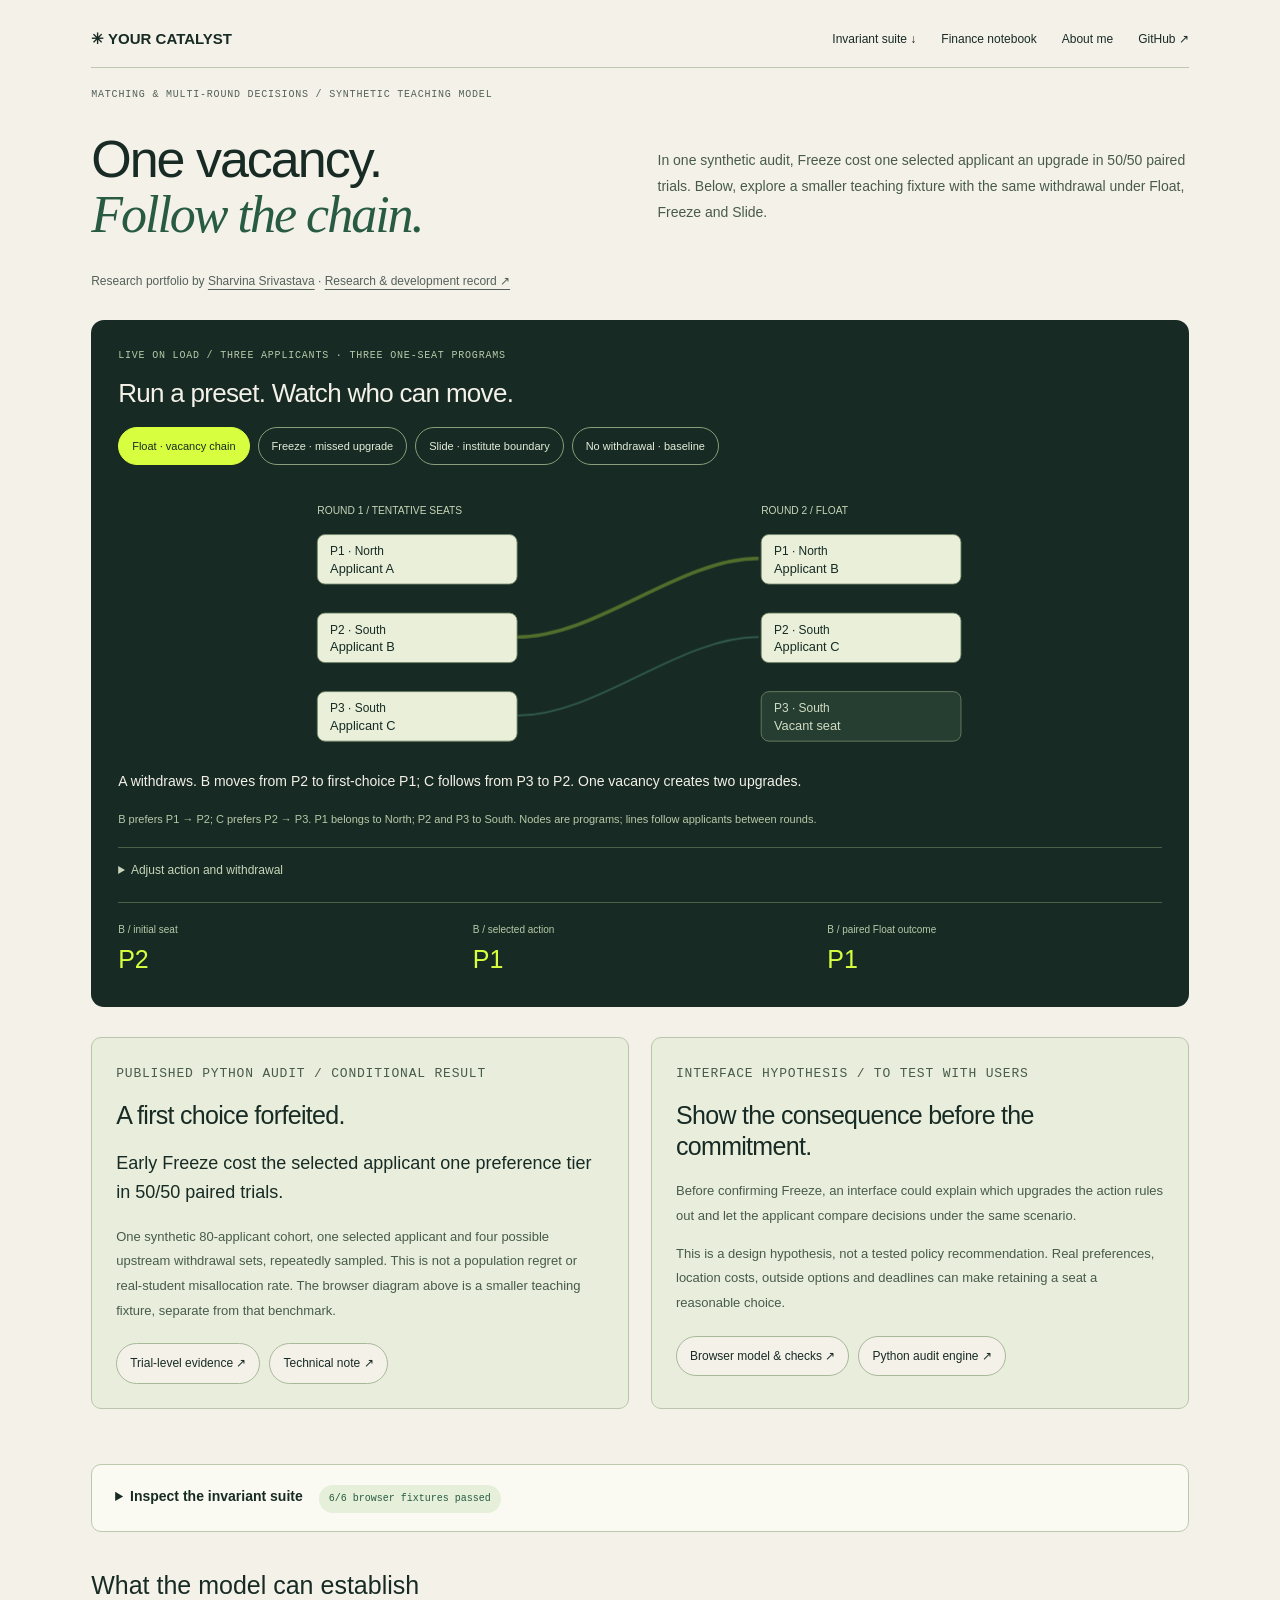
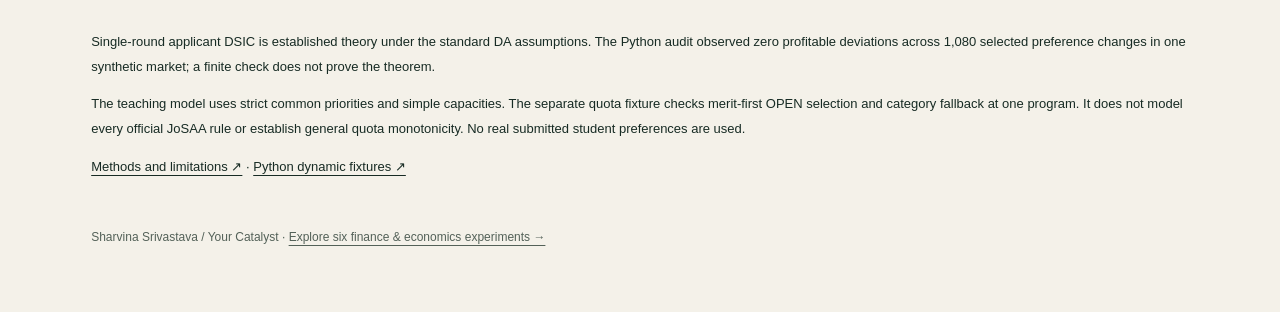
<file: index.html>
<!doctype html>
<html lang="en">
  <head>
    <meta charset="utf-8" />
    <meta name="viewport" content="width=device-width,initial-scale=1" />
    <title>JoSAA vacancy chains · Sharvina Srivastava · Your Catalyst</title>
    <meta
      name="description"
      content="A populated, interactive matching demonstration: compare Float, Freeze and Slide under the same withdrawal. Inspect fixture checks, source code and conditional Python audit evidence."
    />
    <link rel="icon" href="site/assets/mark.svg" />
    <link rel="stylesheet" href="allocation/style.css?v=6a80139a1e" />
    <script type="module" src="allocation/app.mjs?v=6a80139a1e"></script>
  </head>
  <body>
    <main class="allocation-shell">
      <nav class="allocation-nav" aria-label="Lab navigation">
        <a class="brand" href="https://yourcatalyst.in/">✳ YOUR CATALYST</a>
        <a href="#checks">Invariant suite ↓</a>
        <a href="experiments/">Finance notebook</a>
        <a href="https://yourcatalyst.in/aboutme/">About me</a>
        <a href="https://github.com/thetarocks/catalyst-lab">GitHub ↗</a>
      </nav>
      <header class="allocation-intro">
        <p class="eyebrow">
          MATCHING &amp; MULTI-ROUND DECISIONS / SYNTHETIC TEACHING MODEL
        </p>
        <div class="intro-row">
          <h1>
            One vacancy.<br />
            <em>Follow the chain.</em>
          </h1>
          <p>
            In one synthetic audit, Freeze cost one selected applicant an
            upgrade in 50/50 paired trials. Below, explore a smaller teaching
            fixture with the same withdrawal under Float, Freeze and Slide.
          </p>
        </div>
        <p class="author">
          Research portfolio by
          <a href="https://yourcatalyst.in/aboutme/">Sharvina Srivastava</a> ·
          <a href="https://yourcatalyst.in/aboutme/#contributions">Research &amp; development record ↗</a>
        </p>
      </header>
      <section class="workbench" aria-labelledby="chain-title">
        <p class="eyebrow">
          LIVE ON LOAD / THREE APPLICANTS · THREE ONE-SEAT PROGRAMS
        </p>
        <h2 id="chain-title">Run a preset. Watch who can move.</h2>
        <div class="presets" role="group" aria-label="Run presets">
          <button
            type="button"
            data-preset="float"
            data-action="FLOAT"
            data-shock="WITHDRAW"
            aria-pressed="true"
          >
            Float · vacancy chain
          </button>
          <button
            type="button"
            data-preset="freeze"
            data-action="FREEZE"
            data-shock="WITHDRAW"
            aria-pressed="false"
          >
            Freeze · missed upgrade
          </button>
          <button
            type="button"
            data-preset="slide"
            data-action="SLIDE"
            data-shock="WITHDRAW"
            aria-pressed="false"
          >
            Slide · institute boundary
          </button>
          <button
            type="button"
            data-preset="steady"
            data-action="FLOAT"
            data-shock="NONE"
            aria-pressed="false"
          >
            No withdrawal · baseline
          </button>
        </div>
        <div class="chart-wrap">
          <svg
            id="vacancy-chain"
            viewBox="0 0 820 296"
            role="img"
            aria-label="Seat assignments and applicant movement across two rounds"
          >
            <text x="30" y="50" fill="#f4f1e9">
              Initial allocation: A → P1, B → P2, C → P3.
            </text>
          </svg>
        </div>
        <p class="chain-caption" id="chain-caption" role="status">
          With A’s withdrawal and Float, B upgrades to P1 and C to P2. Enable
          JavaScript to change the scenario.
        </p>
        <p class="chart-help">
          B prefers P1 → P2; C prefers P2 → P3. P1 belongs to North; P2 and P3
          to South. Nodes are programs; lines follow applicants between rounds.
        </p>
        <details class="advanced-controls">
          <summary>Adjust action and withdrawal</summary>
          <div class="live-controls">
            <label for="round-action"
              >Applicant B’s decision<select id="round-action">
                <option value="FLOAT">Float</option>
                <option value="FREEZE">Freeze</option>
                <option value="SLIDE">Slide</option>
              </select>
            </label>
            <label for="round-shock"
              >Between rounds<select id="round-shock">
                <option value="WITHDRAW">Applicant A withdraws</option>
                <option value="NONE">No withdrawal</option>
              </select>
            </label>
            <span class="scenario-status" id="preset-status"> </span>
          </div>
        </details>
        <div class="seat-metrics">
          <div>
            <span>B / initial seat</span>
            <strong id="held-seat">P2</strong>
          </div>
          <div>
            <span>B / selected action</span>
            <strong id="next-seat">P1</strong>
          </div>
          <div>
            <span>B / paired Float outcome</span>
            <strong id="float-seat">P1</strong>
          </div>
        </div>
      </section>
      <section class="audit-summary">
        <article class="result-box">
          <p class="eyebrow">PUBLISHED PYTHON AUDIT / CONDITIONAL RESULT</p>
          <h2>A first choice forfeited.</h2>
          <p class="finding">
            Early Freeze cost the selected applicant one preference tier in
            50/50 paired trials.
          </p>
          <p>
            One synthetic 80-applicant cohort, one selected applicant and four
            possible upstream withdrawal sets, repeatedly sampled. This is not a
            population regret or real-student misallocation rate. The browser
            diagram above is a smaller teaching fixture, separate from that
            benchmark.
          </p>
          <div class="artifact-links">
            <a href="evidence/josaa-dynamic.json">Trial-level evidence ↗</a>
            <a href="site/artifacts/josaa-technical-note.pdf"
              >Technical note ↗</a
            >
          </div>
        </article>
        <article class="result-box">
          <p class="eyebrow">INTERFACE HYPOTHESIS / TO TEST WITH USERS</p>
          <h2>Show the consequence before the commitment.</h2>
          <p>
            Before confirming Freeze, an interface could explain which upgrades
            the action rules out and let the applicant compare decisions under
            the same scenario.
          </p>
          <p>
            This is a design hypothesis, not a tested policy recommendation.
            Real preferences, location costs, outside options and deadlines can
            make retaining a seat a reasonable choice.
          </p>
          <div class="artifact-links">
            <a
              href="https://github.com/thetarocks/catalyst-lab/tree/main/allocation"
              >Browser model &amp; checks ↗</a
            >
            <a href="https://github.com/thetarocks/catalyst-lab/tree/main/core"
              >Python audit engine ↗</a
            >
          </div>
        </article>
      </section>
      <section id="checks" aria-label="Inspectable invariant checks">
        <div class="invariant-suite"></div>
      </section>
      <section class="allocation-notes">
        <h2>What the model can establish</h2>
        <p>
          Single-round applicant DSIC is established theory under the standard
          DA assumptions. The Python audit observed zero profitable deviations
          across 1,080 selected preference changes in one synthetic market; a
          finite check does not prove the theorem.
        </p>
        <p>
          The teaching model uses strict common priorities and simple
          capacities. The separate quota fixture checks merit-first OPEN
          selection and category fallback at one program. It does not model
          every official JoSAA rule or establish general quota monotonicity. No
          real submitted student preferences are used.
        </p>
        <p>
          <a
            href="https://github.com/thetarocks/catalyst-lab/blob/main/docs/methods_and_limitations.md"
            >Methods and limitations ↗</a
          >
          ·
          <a
            href="https://github.com/thetarocks/catalyst-lab/blob/main/tests/test_josaa_dynamics.py"
            >Python dynamic fixtures ↗</a
          >
        </p>
      </section>
      <footer class="allocation-footer">
        Sharvina Srivastava / Your Catalyst ·
        <a href="experiments/"
          >Explore six finance &amp; economics experiments →</a
        >
      </footer>
    </main>
  </body>
</html>
</file>
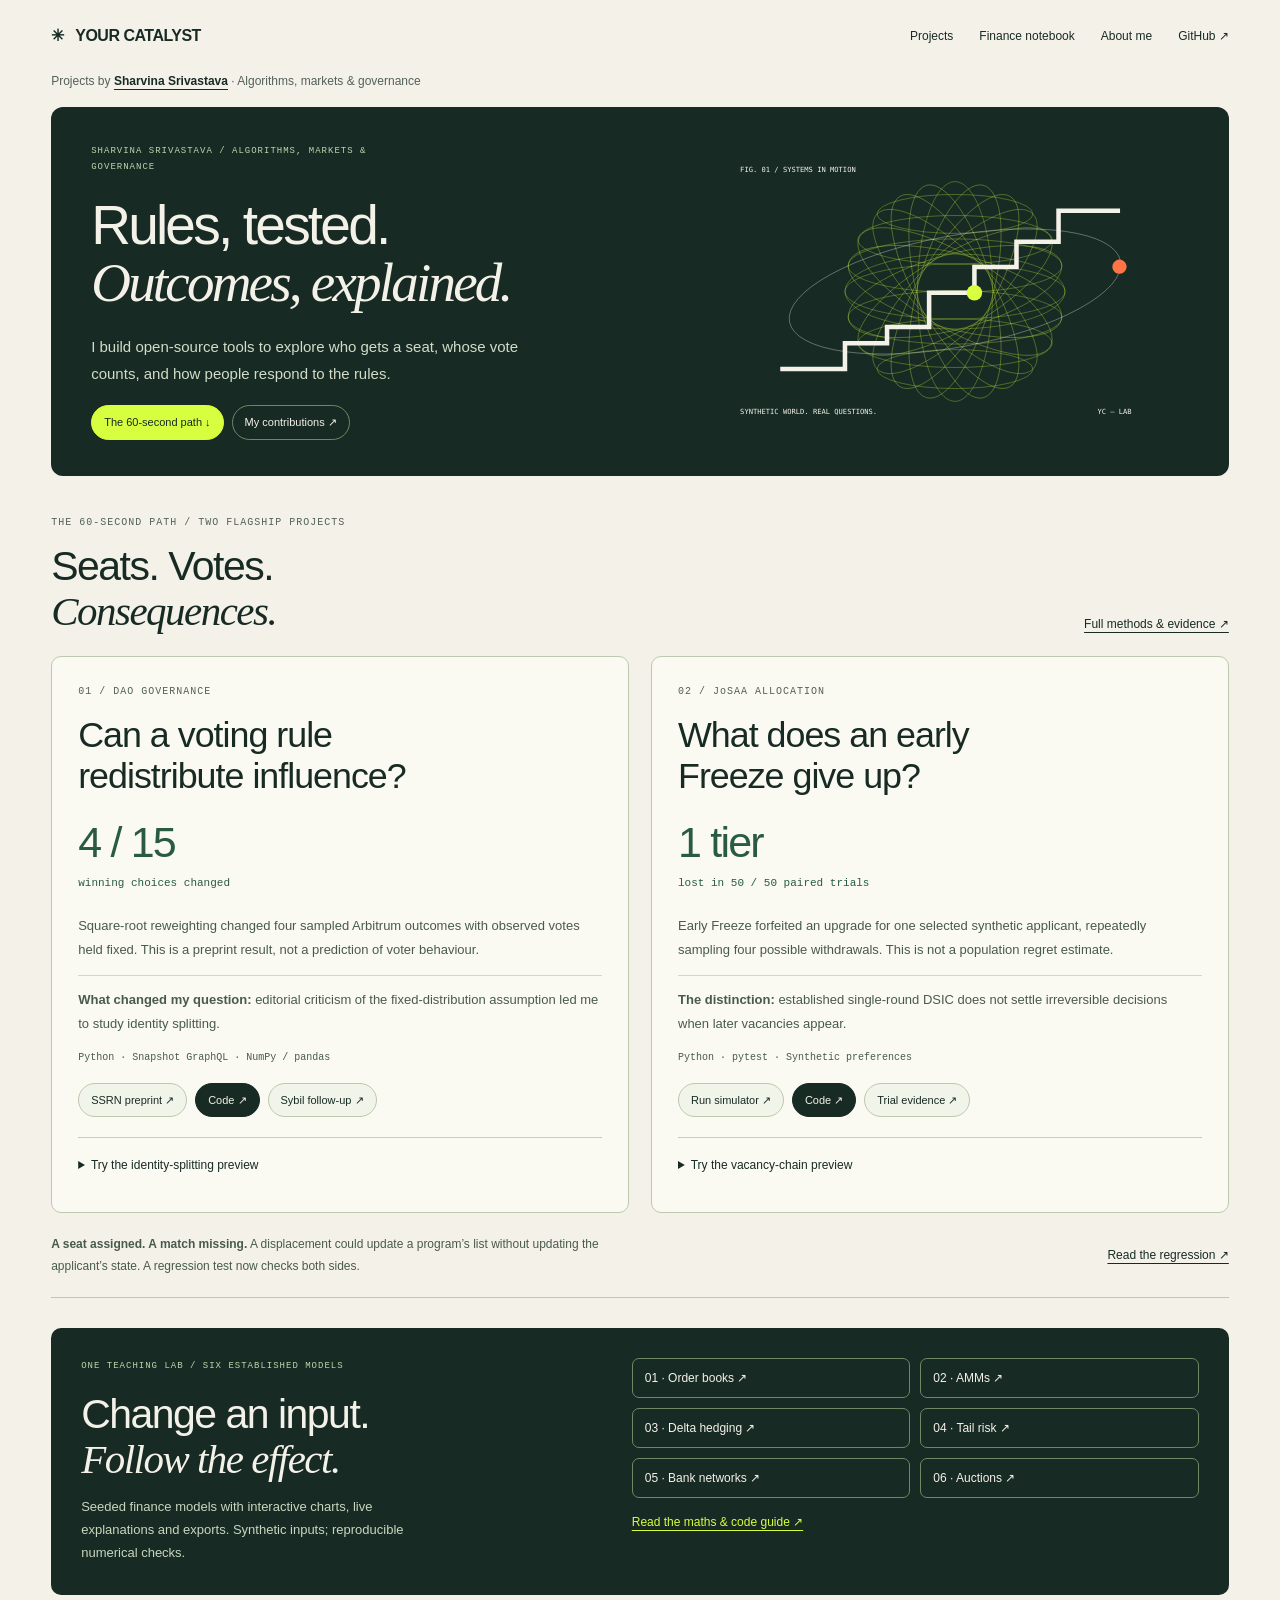
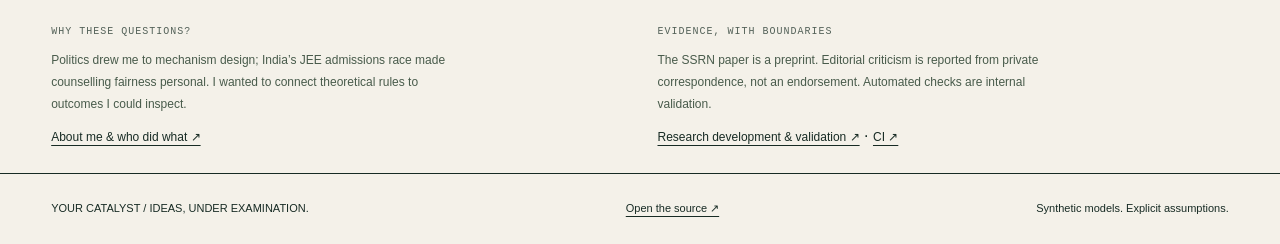
<file: site/index.html>
<!doctype html><html lang="en"><head><meta charset="utf-8"><meta name="viewport" content="width=device-width,initial-scale=1"><meta name="description" content="Quantitative mechanism design and market audits. Reproducible matching, governance and finance experiments with explicit assumptions, source code and benchmark evidence."><meta name="theme-color" content="#172b24"><title>Quantitative mechanism design & market audits · Your Catalyst</title><link rel="icon" href="./assets/mark.svg" type="image/svg+xml"><link rel="stylesheet" href="./assets/site.css?v=1337258bed"><link rel="stylesheet" href="./assets/allocation/suite.css"><script type="module" src="./assets/site.mjs?v=1337258bed"></script></head><body><a class="skip-link" href="#page-content">Skip to content</a><main id="page-content"><div class="compact-home">
<header
    style="
      max-width: 1440px;
      margin: auto;
      padding: 26px 4%;
      display: flex;
      flex-wrap: wrap;
      gap: 20px;
      justify-content: space-between;
      align-items: center;
    "
  >
    <a
      href="./"
      style="
        font-size: 16px;
        font-weight: 700;
        letter-spacing: -0.5px;
        color: #172b24;
        text-decoration: none;
      "
      >✳ &nbsp; YOUR CATALYST</a
    >
    <div
      role="navigation"
      aria-label="Main navigation"
      style="display: flex; flex-wrap: wrap; gap: 16px 26px; font-size: 12px"
    >
      <a href="./projects/" style="color: #172b24; text-decoration: none"
        >Projects</a
      ><a
        href="https://lab.yourcatalyst.in/experiments/"
        style="color: #172b24; text-decoration: none"
        >Finance notebook</a
      ><a href="./aboutme/" style="color: #172b24; text-decoration: none"
        >About me</a
      ><a
        href="https://github.com/thetarocks"
        style="color: #172b24; text-decoration: none"
        >GitHub ↗</a
      >
    </div>
  </header><p class="identity-strip">Projects by <a href="./aboutme/">Sharvina Srivastava</a> · Algorithms, markets &amp; governance</p>
<div class="home-content">
<section class="home-hero"><div><p class="research-eyebrow">SHARVINA SRIVASTAVA / ALGORITHMS, MARKETS &amp; GOVERNANCE</p><h1>Rules, tested.<br><em>Outcomes, explained.</em></h1><p>I build open-source tools to explore who gets a seat, whose vote counts, and how people respond to the rules.</p><div class="artifact-links"><a class="artifact-chip" href="#overview">The 60-second path ↓</a><a class="artifact-chip" href="./aboutme/#contributions">My contributions ↗</a></div></div><img src="./assets/illustrations/systems.svg" width="720" height="440" alt="A stepped price signal crossing a wireframe world; an illustration of connected economic systems."></section>
<section id="overview" class="home-flagships"><div id="research" class="home-section-heading"><div><p class="research-eyebrow">THE 60-SECOND PATH / TWO FLAGSHIP PROJECTS</p><h2>Seats. Votes.<br><em>Consequences.</em></h2></div><a href="./projects/">Full methods &amp; evidence ↗</a></div>
<div class="home-project-grid">
<article class="home-project"><p class="research-eyebrow">01 / DAO GOVERNANCE</p><h3>Can a voting rule<br>redistribute influence?</h3><p class="home-number">4 / 15 <span>winning choices changed</span></p><p>Square-root reweighting changed four sampled Arbitrum outcomes with observed votes held fixed. This is a preprint result, not a prediction of voter behaviour.</p><p class="home-turn"><strong>What changed my question:</strong> editorial criticism of the fixed-distribution assumption led me to study identity splitting.</p><p class="home-meta">Python · Snapshot GraphQL · NumPy / pandas</p><div class="artifact-links"><a class="artifact-chip" href="https://papers.ssrn.com/sol3/papers.cfm?abstract_id=7103878">SSRN preprint ↗</a><a class="artifact-chip code-chip" href="https://github.com/thetarocks/arbitrum-quadratic-voting-simulation">Code ↗</a><a class="artifact-chip" href="https://github.com/thetarocks/dao-sybil-resilience">Sybil follow-up ↗</a></div><details class="home-demo"><summary>Try the identity-splitting preview</summary><div class="mini-lab sybil-preview"><div class="mini-label">IDENTITY SPLITTING / FIXED TOKEN BUDGET</div><h3>One balance. Many voices.</h3><div class="scenario-presets" role="group" aria-label="Sybil illustration presets"><button type="button" data-sybil-k="9" data-sybil-gap="2">9 wallets · tie</button><button type="button" data-sybil-k="16" data-sybil-gap="2">16 wallets · reversal</button><button type="button" data-sybil-k="9" data-sybil-gap="4">Wider lead · no reversal</button></div><svg id="sybil-diagram" viewBox="0 0 550 210" role="img" aria-label="Square-root voting weight as wallet count increases"></svg><label for="sybil-k">Wallets sharing the same budget <output id="sybil-k-value"></output></label><input id="sybil-k" type="range" min="1" max="64" step="1" value="9"><label for="sybil-gap">Opposing lead / initial attacker weight <output id="sybil-gap-value"></output></label><input id="sybil-gap" type="range" min="0" max="8" step="0.1" value="2"><p id="sybil-insight" role="status"></p><small>Equal splits, no identity cost and fixed opposing tally. Analytical illustration, not an observed attack.</small></div></details></article>
<article class="home-project"><p class="research-eyebrow">02 / JoSAA ALLOCATION</p><h3>What does an early<br>Freeze give up?</h3><p class="home-number">1 tier <span>lost in 50 / 50 paired trials</span></p><p>Early Freeze forfeited an upgrade for one selected synthetic applicant, repeatedly sampling four possible withdrawals. This is not a population regret estimate.</p><p class="home-turn"><strong>The distinction:</strong> established single-round DSIC does not settle irreversible decisions when later vacancies appear.</p><p class="home-meta">Python · pytest · Synthetic preferences</p><div class="artifact-links"><a class="artifact-chip" href="https://lab.yourcatalyst.in/">Run simulator ↗</a><a class="artifact-chip code-chip" href="https://github.com/thetarocks/catalyst-lab/tree/main/core">Code ↗</a><a class="artifact-chip" href="./evidence/josaa-dynamic.json">Trial evidence ↗</a></div><details class="home-demo"><summary>Try the vacancy-chain preview</summary><div class="mini-lab da-preview"><div class="mini-label">COUNTERFACTUAL PREVIEW / TWO APPLICANTS</div><h3>A vacancy. Two decisions.</h3><div class="choice-buttons" role="group" aria-label="Candidate action"><button type="button" data-action="FLOAT" aria-pressed="true">Float</button><button type="button" data-action="FREEZE" aria-pressed="false">Freeze</button></div><svg id="da-diagram" viewBox="0 0 550 210" role="img" aria-label="Two-round allocation illustration"></svg><label for="da-stage">Move through the rounds <output id="da-stage-value"></output></label><input id="da-stage" type="range" min="0" max="2" step="1" value="0"><p id="da-insight" role="status"></p><small>Illustrative two-seat example. The linked audit uses larger synthetic cohorts.</small></div></details></article>
</div>
<div class="home-engineering"><p><strong>A seat assigned. A match missing.</strong> A displacement could update a program’s list without updating the applicant’s state. A regression test now checks both sides.</p><a href="https://github.com/thetarocks/catalyst-lab/blob/main/tests/test_da.py">Read the regression ↗</a></div>
</section>
<section id="computational-lab" class="home-lab"><div><p class="research-eyebrow">ONE TEACHING LAB / SIX ESTABLISHED MODELS</p><h2>Change an input.<br><em>Follow the effect.</em></h2><p>Seeded finance models with interactive charts, live explanations and exports. Synthetic inputs; reproducible numerical checks.</p></div><div><div class="home-model-links"><a href="https://lab.yourcatalyst.in/experiments/#orderbook">01 · Order books ↗</a><a href="https://lab.yourcatalyst.in/experiments/#amm">02 · AMMs ↗</a><a href="https://lab.yourcatalyst.in/experiments/#hedge">03 · Delta hedging ↗</a><a href="https://lab.yourcatalyst.in/experiments/#risk">04 · Tail risk ↗</a><a href="https://lab.yourcatalyst.in/experiments/#contagion">05 · Bank networks ↗</a><a href="https://lab.yourcatalyst.in/experiments/#auctions">06 · Auctions ↗</a></div><a class="home-guide" href="https://lab.yourcatalyst.in/experiments/learn.html">Read the maths &amp; code guide ↗</a></div></section>
<section id="validation" class="home-context"><div><p class="research-eyebrow">WHY THESE QUESTIONS?</p><p>Politics drew me to mechanism design; India’s JEE admissions race made counselling fairness personal. I wanted to connect theoretical rules to outcomes I could inspect.</p><a href="./aboutme/">About me &amp; who did what ↗</a></div><div><p class="research-eyebrow">EVIDENCE, WITH BOUNDARIES</p><p>The SSRN paper is a preprint. Editorial criticism is reported from private correspondence, not an endorsement. Automated checks are internal validation.</p><a href="./projects/#validation">Research development &amp; validation ↗</a> · <a href="https://github.com/thetarocks/catalyst-lab/actions/workflows/validate.yml">CI ↗</a></div></section>
</div>
<footer
    style="
      max-width: 1340px;
      margin: 50px auto 0;
      padding: 25px 4%;
      border-top: 1px solid #172b24;
      display: flex;
      flex-wrap: wrap;
      justify-content: space-between;
      gap: 20px;
      font:
        11px/1.8 Arial,
        sans-serif;
    "
  >
    <span>YOUR CATALYST / IDEAS, UNDER EXAMINATION.</span
    ><a style="color: #172b24" href="https://github.com/thetarocks/catalyst-lab"
      >Open the source ↗</a
    ><span>Synthetic models. Explicit assumptions.</span>
  </footer>
</div>
</main></body></html>
</file>
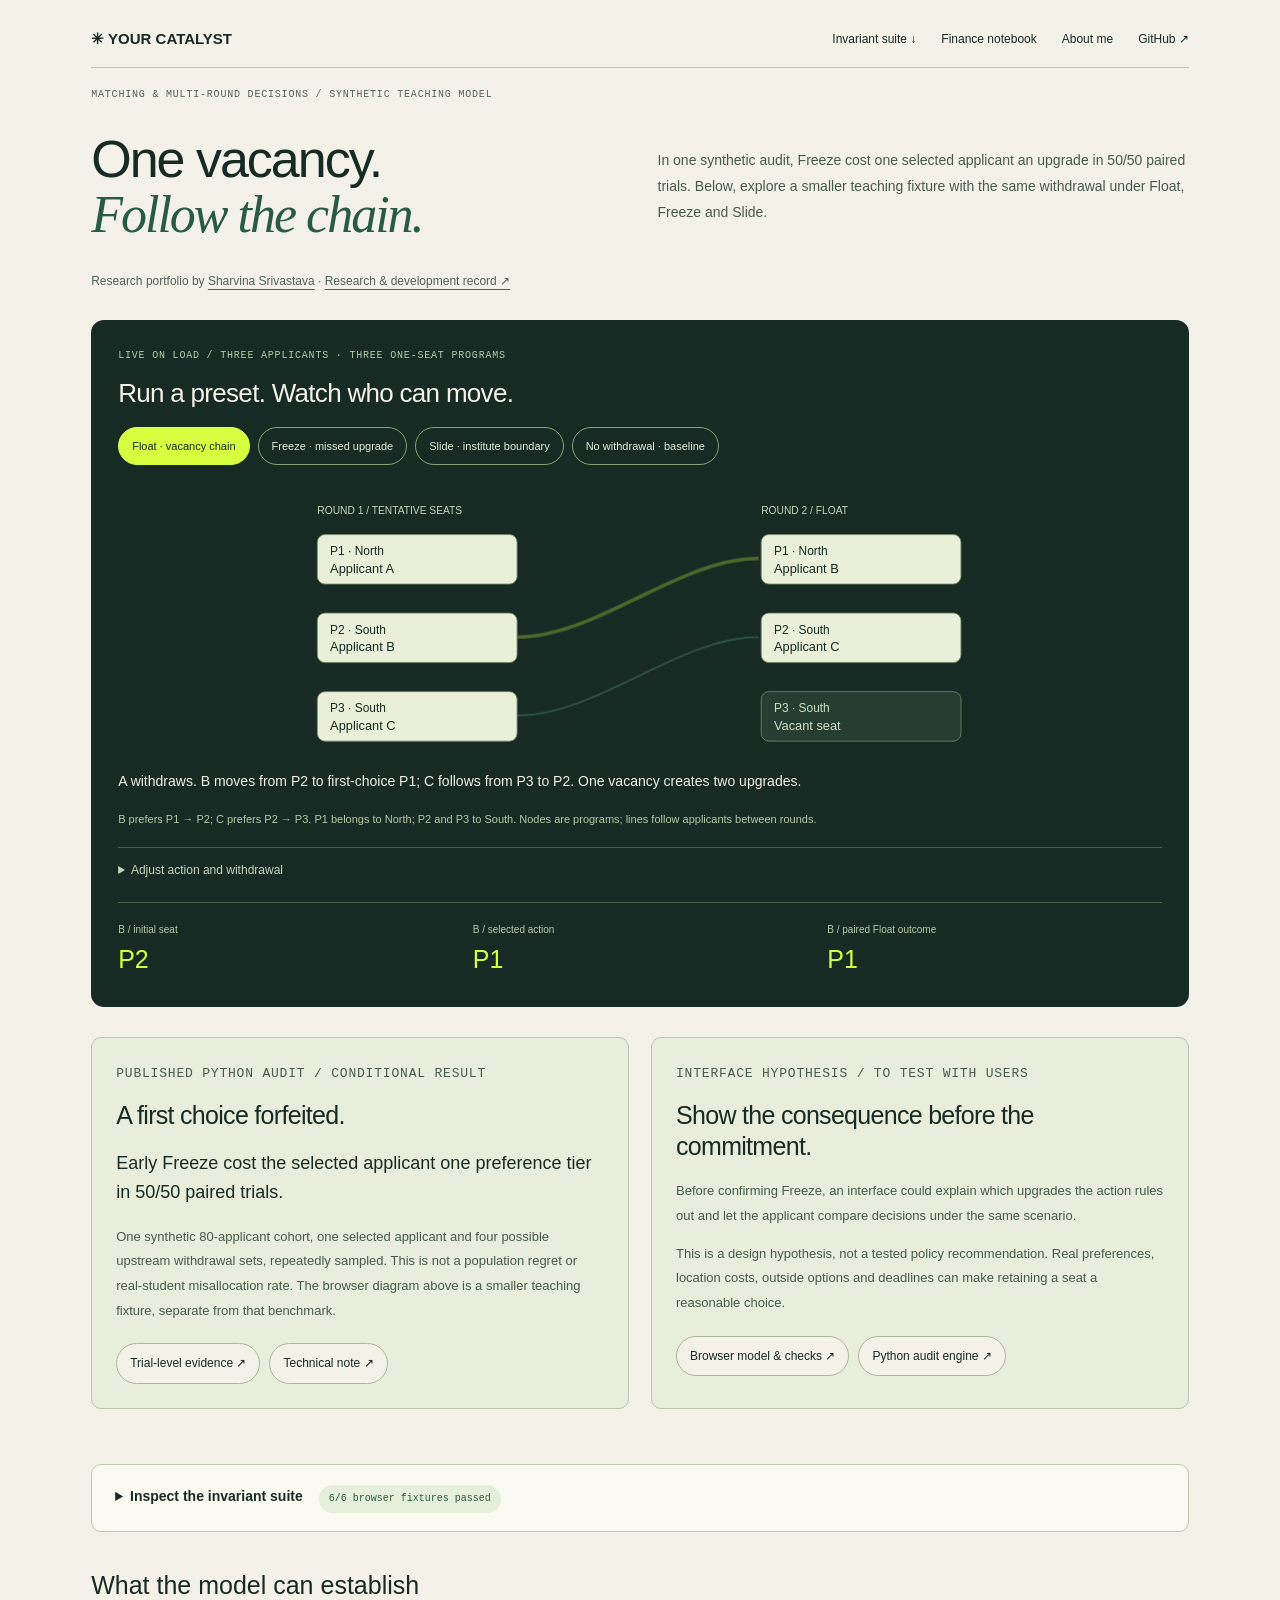
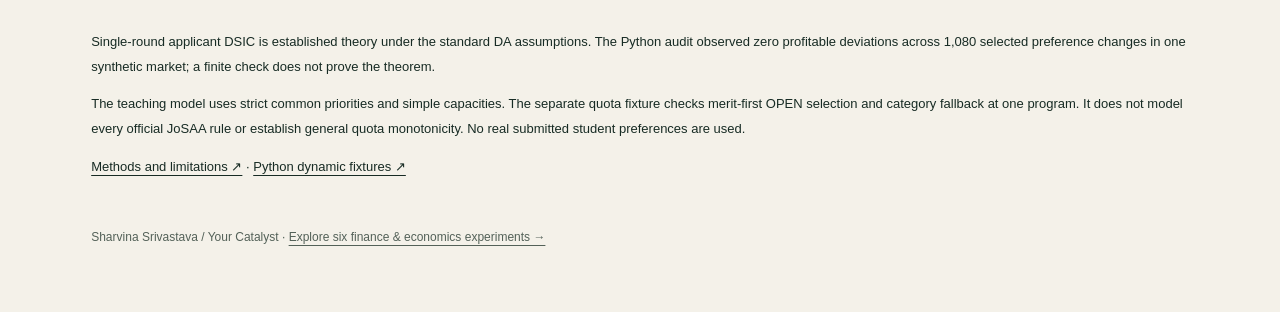
<file: web/index.html>
<!doctype html>
<html lang="en">
  <head>
    <base href="../">
    <meta charset="utf-8" />
    <meta name="viewport" content="width=device-width,initial-scale=1" />
    <title>JoSAA vacancy chains · Sharvina Srivastava · Your Catalyst</title>
    <meta
      name="description"
      content="A populated, interactive matching demonstration: compare Float, Freeze and Slide under the same withdrawal. Inspect fixture checks, source code and conditional Python audit evidence."
    />
    <link rel="icon" href="site/assets/mark.svg" />
    <link rel="stylesheet" href="allocation/style.css?v=6a80139a1e" />
    <script type="module" src="allocation/app.mjs?v=6a80139a1e"></script>
  </head>
  <body>
    <main class="allocation-shell">
      <nav class="allocation-nav" aria-label="Lab navigation">
        <a class="brand" href="https://yourcatalyst.in/">✳ YOUR CATALYST</a>
        <a href="#checks">Invariant suite ↓</a>
        <a href="experiments/">Finance notebook</a>
        <a href="https://yourcatalyst.in/aboutme/">About me</a>
        <a href="https://github.com/thetarocks/catalyst-lab">GitHub ↗</a>
      </nav>
      <header class="allocation-intro">
        <p class="eyebrow">
          MATCHING &amp; MULTI-ROUND DECISIONS / SYNTHETIC TEACHING MODEL
        </p>
        <div class="intro-row">
          <h1>
            One vacancy.<br />
            <em>Follow the chain.</em>
          </h1>
          <p>
            In one synthetic audit, Freeze cost one selected applicant an
            upgrade in 50/50 paired trials. Below, explore a smaller teaching
            fixture with the same withdrawal under Float, Freeze and Slide.
          </p>
        </div>
        <p class="author">
          Research portfolio by
          <a href="https://yourcatalyst.in/aboutme/">Sharvina Srivastava</a> ·
          <a href="https://yourcatalyst.in/aboutme/#contributions">Research &amp; development record ↗</a>
        </p>
      </header>
      <section class="workbench" aria-labelledby="chain-title">
        <p class="eyebrow">
          LIVE ON LOAD / THREE APPLICANTS · THREE ONE-SEAT PROGRAMS
        </p>
        <h2 id="chain-title">Run a preset. Watch who can move.</h2>
        <div class="presets" role="group" aria-label="Run presets">
          <button
            type="button"
            data-preset="float"
            data-action="FLOAT"
            data-shock="WITHDRAW"
            aria-pressed="true"
          >
            Float · vacancy chain
          </button>
          <button
            type="button"
            data-preset="freeze"
            data-action="FREEZE"
            data-shock="WITHDRAW"
            aria-pressed="false"
          >
            Freeze · missed upgrade
          </button>
          <button
            type="button"
            data-preset="slide"
            data-action="SLIDE"
            data-shock="WITHDRAW"
            aria-pressed="false"
          >
            Slide · institute boundary
          </button>
          <button
            type="button"
            data-preset="steady"
            data-action="FLOAT"
            data-shock="NONE"
            aria-pressed="false"
          >
            No withdrawal · baseline
          </button>
        </div>
        <div class="chart-wrap">
          <svg
            id="vacancy-chain"
            viewBox="0 0 820 296"
            role="img"
            aria-label="Seat assignments and applicant movement across two rounds"
          >
            <text x="30" y="50" fill="#f4f1e9">
              Initial allocation: A → P1, B → P2, C → P3.
            </text>
          </svg>
        </div>
        <p class="chain-caption" id="chain-caption" role="status">
          With A’s withdrawal and Float, B upgrades to P1 and C to P2. Enable
          JavaScript to change the scenario.
        </p>
        <p class="chart-help">
          B prefers P1 → P2; C prefers P2 → P3. P1 belongs to North; P2 and P3
          to South. Nodes are programs; lines follow applicants between rounds.
        </p>
        <details class="advanced-controls">
          <summary>Adjust action and withdrawal</summary>
          <div class="live-controls">
            <label for="round-action"
              >Applicant B’s decision<select id="round-action">
                <option value="FLOAT">Float</option>
                <option value="FREEZE">Freeze</option>
                <option value="SLIDE">Slide</option>
              </select>
            </label>
            <label for="round-shock"
              >Between rounds<select id="round-shock">
                <option value="WITHDRAW">Applicant A withdraws</option>
                <option value="NONE">No withdrawal</option>
              </select>
            </label>
            <span class="scenario-status" id="preset-status"> </span>
          </div>
        </details>
        <div class="seat-metrics">
          <div>
            <span>B / initial seat</span>
            <strong id="held-seat">P2</strong>
          </div>
          <div>
            <span>B / selected action</span>
            <strong id="next-seat">P1</strong>
          </div>
          <div>
            <span>B / paired Float outcome</span>
            <strong id="float-seat">P1</strong>
          </div>
        </div>
      </section>
      <section class="audit-summary">
        <article class="result-box">
          <p class="eyebrow">PUBLISHED PYTHON AUDIT / CONDITIONAL RESULT</p>
          <h2>A first choice forfeited.</h2>
          <p class="finding">
            Early Freeze cost the selected applicant one preference tier in
            50/50 paired trials.
          </p>
          <p>
            One synthetic 80-applicant cohort, one selected applicant and four
            possible upstream withdrawal sets, repeatedly sampled. This is not a
            population regret or real-student misallocation rate. The browser
            diagram above is a smaller teaching fixture, separate from that
            benchmark.
          </p>
          <div class="artifact-links">
            <a href="evidence/josaa-dynamic.json">Trial-level evidence ↗</a>
            <a href="site/artifacts/josaa-technical-note.pdf"
              >Technical note ↗</a
            >
          </div>
        </article>
        <article class="result-box">
          <p class="eyebrow">INTERFACE HYPOTHESIS / TO TEST WITH USERS</p>
          <h2>Show the consequence before the commitment.</h2>
          <p>
            Before confirming Freeze, an interface could explain which upgrades
            the action rules out and let the applicant compare decisions under
            the same scenario.
          </p>
          <p>
            This is a design hypothesis, not a tested policy recommendation.
            Real preferences, location costs, outside options and deadlines can
            make retaining a seat a reasonable choice.
          </p>
          <div class="artifact-links">
            <a
              href="https://github.com/thetarocks/catalyst-lab/tree/main/allocation"
              >Browser model &amp; checks ↗</a
            >
            <a href="https://github.com/thetarocks/catalyst-lab/tree/main/core"
              >Python audit engine ↗</a
            >
          </div>
        </article>
      </section>
      <section id="checks" aria-label="Inspectable invariant checks">
        <div class="invariant-suite"></div>
      </section>
      <section class="allocation-notes">
        <h2>What the model can establish</h2>
        <p>
          Single-round applicant DSIC is established theory under the standard
          DA assumptions. The Python audit observed zero profitable deviations
          across 1,080 selected preference changes in one synthetic market; a
          finite check does not prove the theorem.
        </p>
        <p>
          The teaching model uses strict common priorities and simple
          capacities. The separate quota fixture checks merit-first OPEN
          selection and category fallback at one program. It does not model
          every official JoSAA rule or establish general quota monotonicity. No
          real submitted student preferences are used.
        </p>
        <p>
          <a
            href="https://github.com/thetarocks/catalyst-lab/blob/main/docs/methods_and_limitations.md"
            >Methods and limitations ↗</a
          >
          ·
          <a
            href="https://github.com/thetarocks/catalyst-lab/blob/main/tests/test_josaa_dynamics.py"
            >Python dynamic fixtures ↗</a
          >
        </p>
      </section>
      <footer class="allocation-footer">
        Sharvina Srivastava / Your Catalyst ·
        <a href="experiments/"
          >Explore six finance &amp; economics experiments →</a
        >
      </footer>
    </main>
  </body>
</html>
</file>
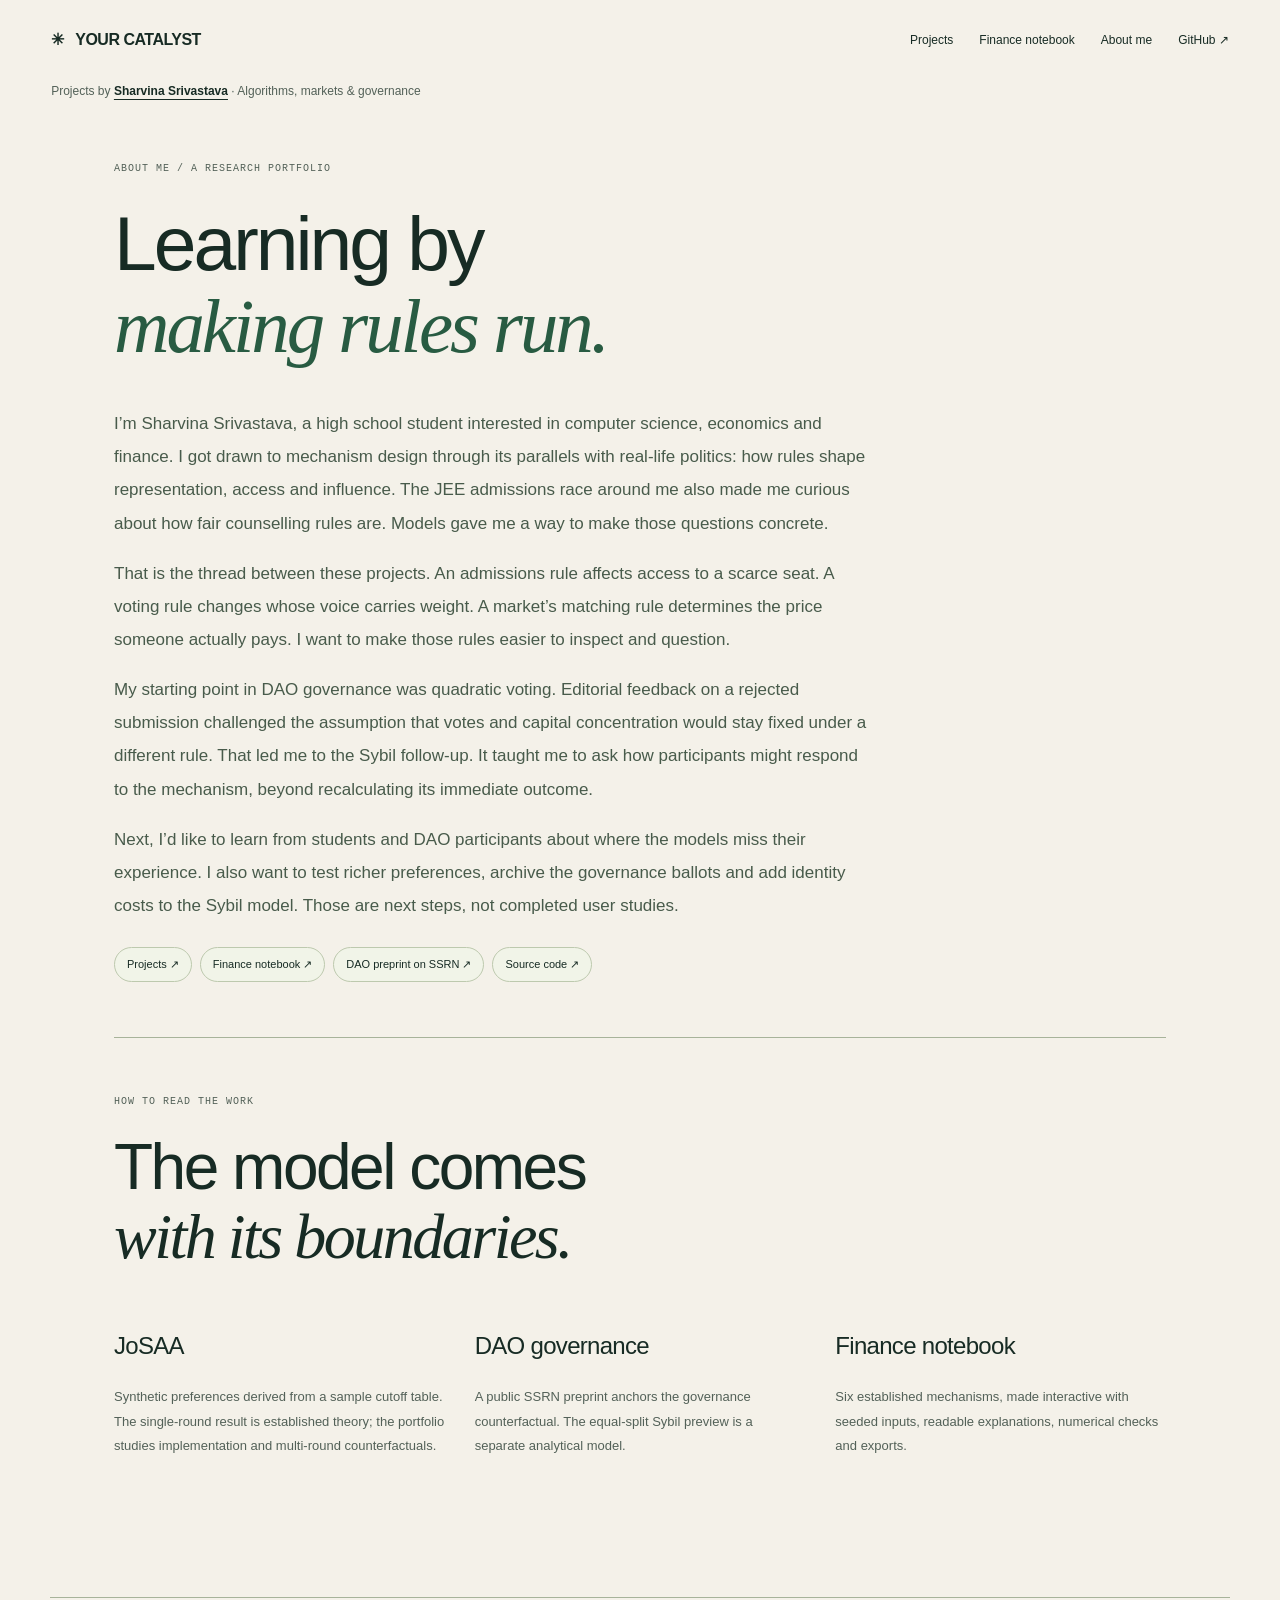
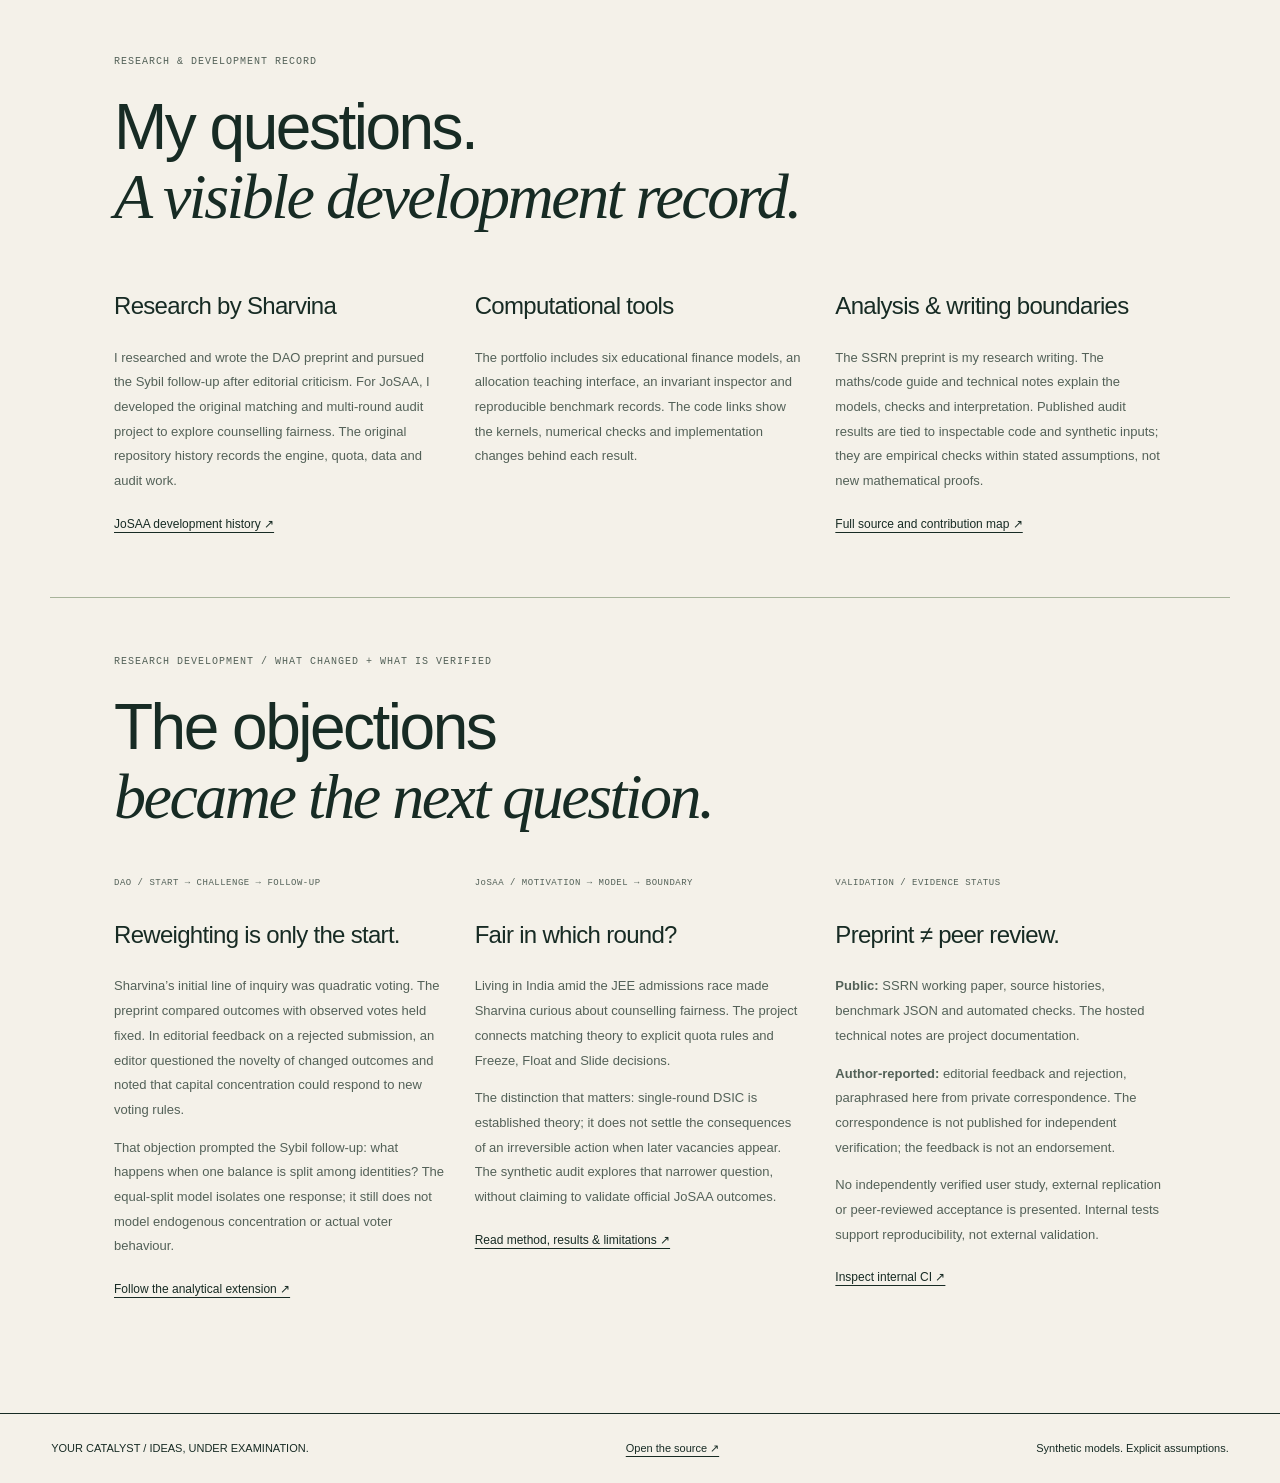
<file: site/aboutme/index.html>
<!doctype html><html lang="en"><head><meta charset="utf-8"><meta name="viewport" content="width=device-width,initial-scale=1"><meta name="description" content="Quantitative mechanism design and market audits. Reproducible matching, governance and finance experiments with explicit assumptions, source code and benchmark evidence."><meta name="theme-color" content="#172b24"><title>About me · Your Catalyst</title><link rel="icon" href="../assets/mark.svg" type="image/svg+xml"><link rel="stylesheet" href="../assets/site.css?v=1337258bed"><link rel="stylesheet" href="../assets/allocation/suite.css"><script type="module" src="../assets/site.mjs?v=1337258bed"></script></head><body><a class="skip-link" href="#page-content">Skip to content</a><main id="page-content"><div style="background:#f4f1e9;color:#172b24;font-family:Arial,sans-serif;min-height:100vh;line-height:1.8"><header
    style="
      max-width: 1440px;
      margin: auto;
      padding: 26px 4%;
      display: flex;
      flex-wrap: wrap;
      gap: 20px;
      justify-content: space-between;
      align-items: center;
    "
  >
    <a
      href="../"
      style="
        font-size: 16px;
        font-weight: 700;
        letter-spacing: -0.5px;
        color: #172b24;
        text-decoration: none;
      "
      >✳ &nbsp; YOUR CATALYST</a
    >
    <div
      role="navigation"
      aria-label="Main navigation"
      style="display: flex; flex-wrap: wrap; gap: 16px 26px; font-size: 12px"
    >
      <a href="../projects/" style="color: #172b24; text-decoration: none"
        >Projects</a
      ><a
        href="https://lab.yourcatalyst.in/experiments/"
        style="color: #172b24; text-decoration: none"
        >Finance notebook</a
      ><a
        href="../aboutme/"
        aria-current="page"
        style="color: #172b24; text-decoration: none"
        >About me</a
      ><a
        href="https://github.com/thetarocks"
        style="color: #172b24; text-decoration: none"
        >GitHub ↗</a
      >
    </div>
  </header><p class="identity-strip">Projects by <a href="../aboutme/">Sharvina Srivastava</a> · Algorithms, markets &amp; governance</p><div style="max-width:1180px;margin:auto;padding:40px 5% 70px"><p class="research-eyebrow">ABOUT ME / A RESEARCH PORTFOLIO</p><h1 style="font:500 clamp(43px,6vw,78px)/1.06 Arial,sans-serif;letter-spacing:-3px;margin:25px 0 40px">Learning by<br><em style="color:#285b42">making rules run.</em></h1><div style="max-width:760px;font-size:17px;line-height:1.95;color:#485b4b"><p>I’m Sharvina Srivastava, a high school student interested in computer science, economics and finance. I got drawn to mechanism design through its parallels with real-life politics: how rules shape representation, access and influence. The JEE admissions race around me also made me curious about how fair counselling rules are. Models gave me a way to make those questions concrete.</p><p>That is the thread between these projects. An admissions rule affects access to a scarce seat. A voting rule changes whose voice carries weight. A market’s matching rule determines the price someone actually pays. I want to make those rules easier to inspect and question.</p><p>My starting point in DAO governance was quadratic voting. Editorial feedback on a rejected submission challenged the assumption that votes and capital concentration would stay fixed under a different rule. That led me to the Sybil follow-up. It taught me to ask how participants might respond to the mechanism, beyond recalculating its immediate outcome.</p><p>Next, I’d like to learn from students and DAO participants about where the models miss their experience. I also want to test richer preferences, archive the governance ballots and add identity costs to the Sybil model. Those are next steps, not completed user studies.</p></div><div class="artifact-links"><a class="artifact-chip" href="../projects/">Projects ↗</a><a class="artifact-chip" href="https://lab.yourcatalyst.in/experiments/">Finance notebook ↗</a><a class="artifact-chip" href="https://papers.ssrn.com/sol3/papers.cfm?abstract_id=7103878">DAO preprint on SSRN ↗</a><a class="artifact-chip" href="https://github.com/thetarocks/catalyst-lab">Source code ↗</a></div><section class="architecture-section" style="margin-top:55px"><p class="research-eyebrow">HOW TO READ THE WORK</p><h2>The model comes<br><em>with its boundaries.</em></h2><div class="architecture-grid"><div><h3>JoSAA</h3><p>Synthetic preferences derived from a sample cutoff table. The single-round result is established theory; the portfolio studies implementation and multi-round counterfactuals.</p></div><div><h3>DAO governance</h3><p>A public SSRN preprint anchors the governance counterfactual. The equal-split Sybil preview is a separate analytical model.</p></div><div><h3>Finance notebook</h3><p>Six established mechanisms, made interactive with seeded inputs, readable explanations, numerical checks and exports.</p></div></div></section></div><section class="architecture-section" id="contributions"><p class="research-eyebrow">RESEARCH &amp; DEVELOPMENT RECORD</p><h2>My questions.<br><em>A visible development record.</em></h2><div class="architecture-grid"><article><h3>Research by Sharvina</h3><p>I researched and wrote the DAO preprint and pursued the Sybil follow-up after editorial criticism. For JoSAA, I developed the original matching and multi-round audit project to explore counselling fairness. The original repository history records the engine, quota, data and audit work.</p><a href="https://github.com/thetarocks/catalyst-lab/commits/main/">JoSAA development history ↗</a></article><article><h3>Computational tools</h3><p>The portfolio includes six educational finance models, an allocation teaching interface, an invariant inspector and reproducible benchmark records. The code links show the kernels, numerical checks and implementation changes behind each result.</p></article><article><h3>Analysis &amp; writing boundaries</h3><p>The SSRN preprint is my research writing. The maths/code guide and technical notes explain the models, checks and interpretation. Published audit results are tied to inspectable code and synthetic inputs; they are empirical checks within stated assumptions, not new mathematical proofs.</p><a href="https://github.com/thetarocks/catalyst-lab/blob/main/docs/contributions.md">Full source and contribution map ↗</a></article></div></section><section class="evidence-ledger architecture-section" id="validation"><p class="research-eyebrow">RESEARCH DEVELOPMENT / WHAT CHANGED + WHAT IS VERIFIED</p><h2>The objections<br><em>became the next question.</em></h2><div class="architecture-grid"><article><span>DAO / START → CHALLENGE → FOLLOW-UP</span><h3>Reweighting is only the start.</h3><p>Sharvina’s initial line of inquiry was quadratic voting. The preprint compared outcomes with observed votes held fixed. In editorial feedback on a rejected submission, an editor questioned the novelty of changed outcomes and noted that capital concentration could respond to new voting rules.</p><p>That objection prompted the Sybil follow-up: what happens when one balance is split among identities? The equal-split model isolates one response; it still does not model endogenous concentration or actual voter behaviour.</p><a href="https://github.com/thetarocks/dao-sybil-resilience">Follow the analytical extension ↗</a></article><article><span>JoSAA / MOTIVATION → MODEL → BOUNDARY</span><h3>Fair in which round?</h3><p>Living in India amid the JEE admissions race made Sharvina curious about counselling fairness. The project connects matching theory to explicit quota rules and Freeze, Float and Slide decisions.</p><p>The distinction that matters: single-round DSIC is established theory; it does not settle the consequences of an irreversible action when later vacancies appear. The synthetic audit explores that narrower question, without claiming to validate official JoSAA outcomes.</p><a href="../artifacts/josaa-technical-note.pdf">Read method, results &amp; limitations ↗</a></article><article><span>VALIDATION / EVIDENCE STATUS</span><h3>Preprint ≠ peer review.</h3><p><strong>Public:</strong> SSRN working paper, source histories, benchmark JSON and automated checks. The hosted technical notes are project documentation.</p><p><strong>Author-reported:</strong> editorial feedback and rejection, paraphrased here from private correspondence. The correspondence is not published for independent verification; the feedback is not an endorsement.</p><p>No independently verified user study, external replication or peer-reviewed acceptance is presented. Internal tests support reproducibility, not external validation.</p><a href="https://github.com/thetarocks/catalyst-lab/actions/workflows/validate.yml">Inspect internal CI ↗</a></article></div></section><footer
    style="
      max-width: 1340px;
      margin: 50px auto 0;
      padding: 25px 4%;
      border-top: 1px solid #172b24;
      display: flex;
      flex-wrap: wrap;
      justify-content: space-between;
      gap: 20px;
      font:
        11px/1.8 Arial,
        sans-serif;
    "
  >
    <span>YOUR CATALYST / IDEAS, UNDER EXAMINATION.</span
    ><a style="color: #172b24" href="https://github.com/thetarocks/catalyst-lab"
      >Open the source ↗</a
    ><span>Synthetic models. Explicit assumptions.</span>
  </footer></div></main></body></html>
</file>
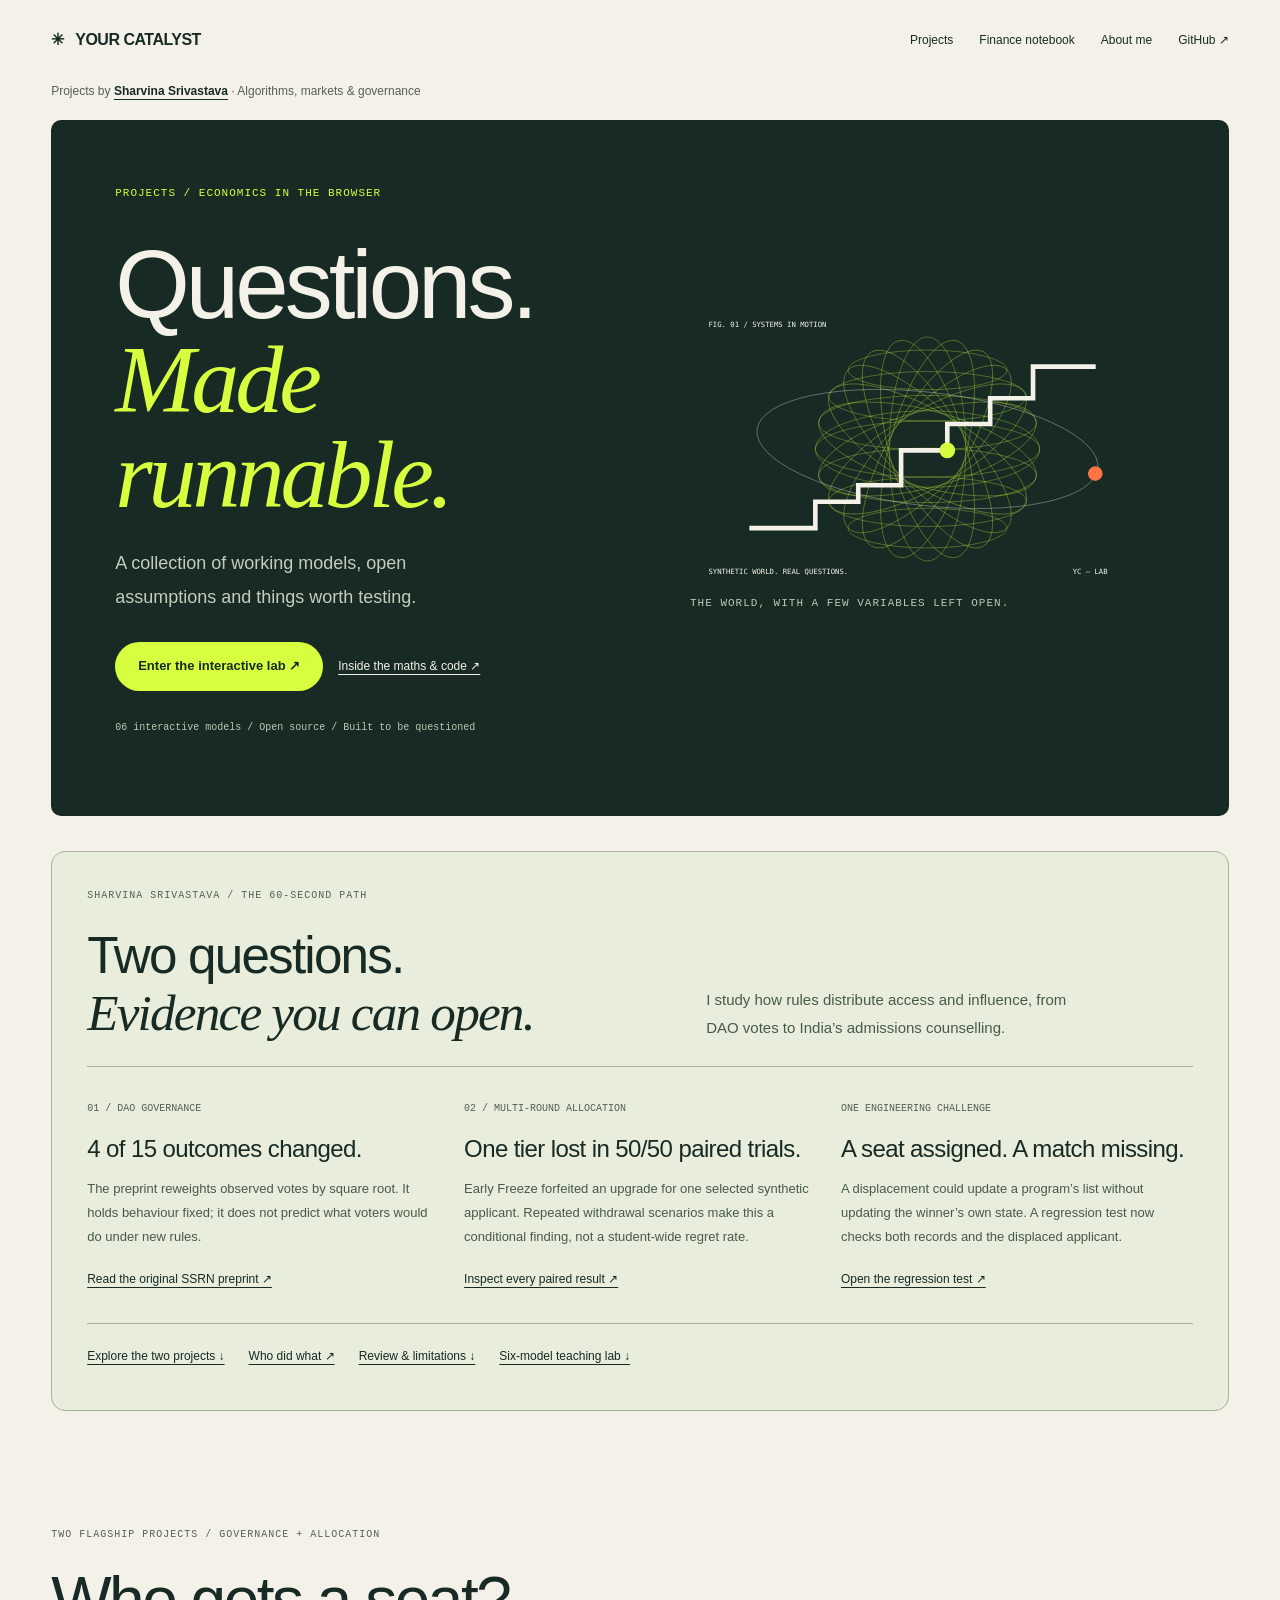
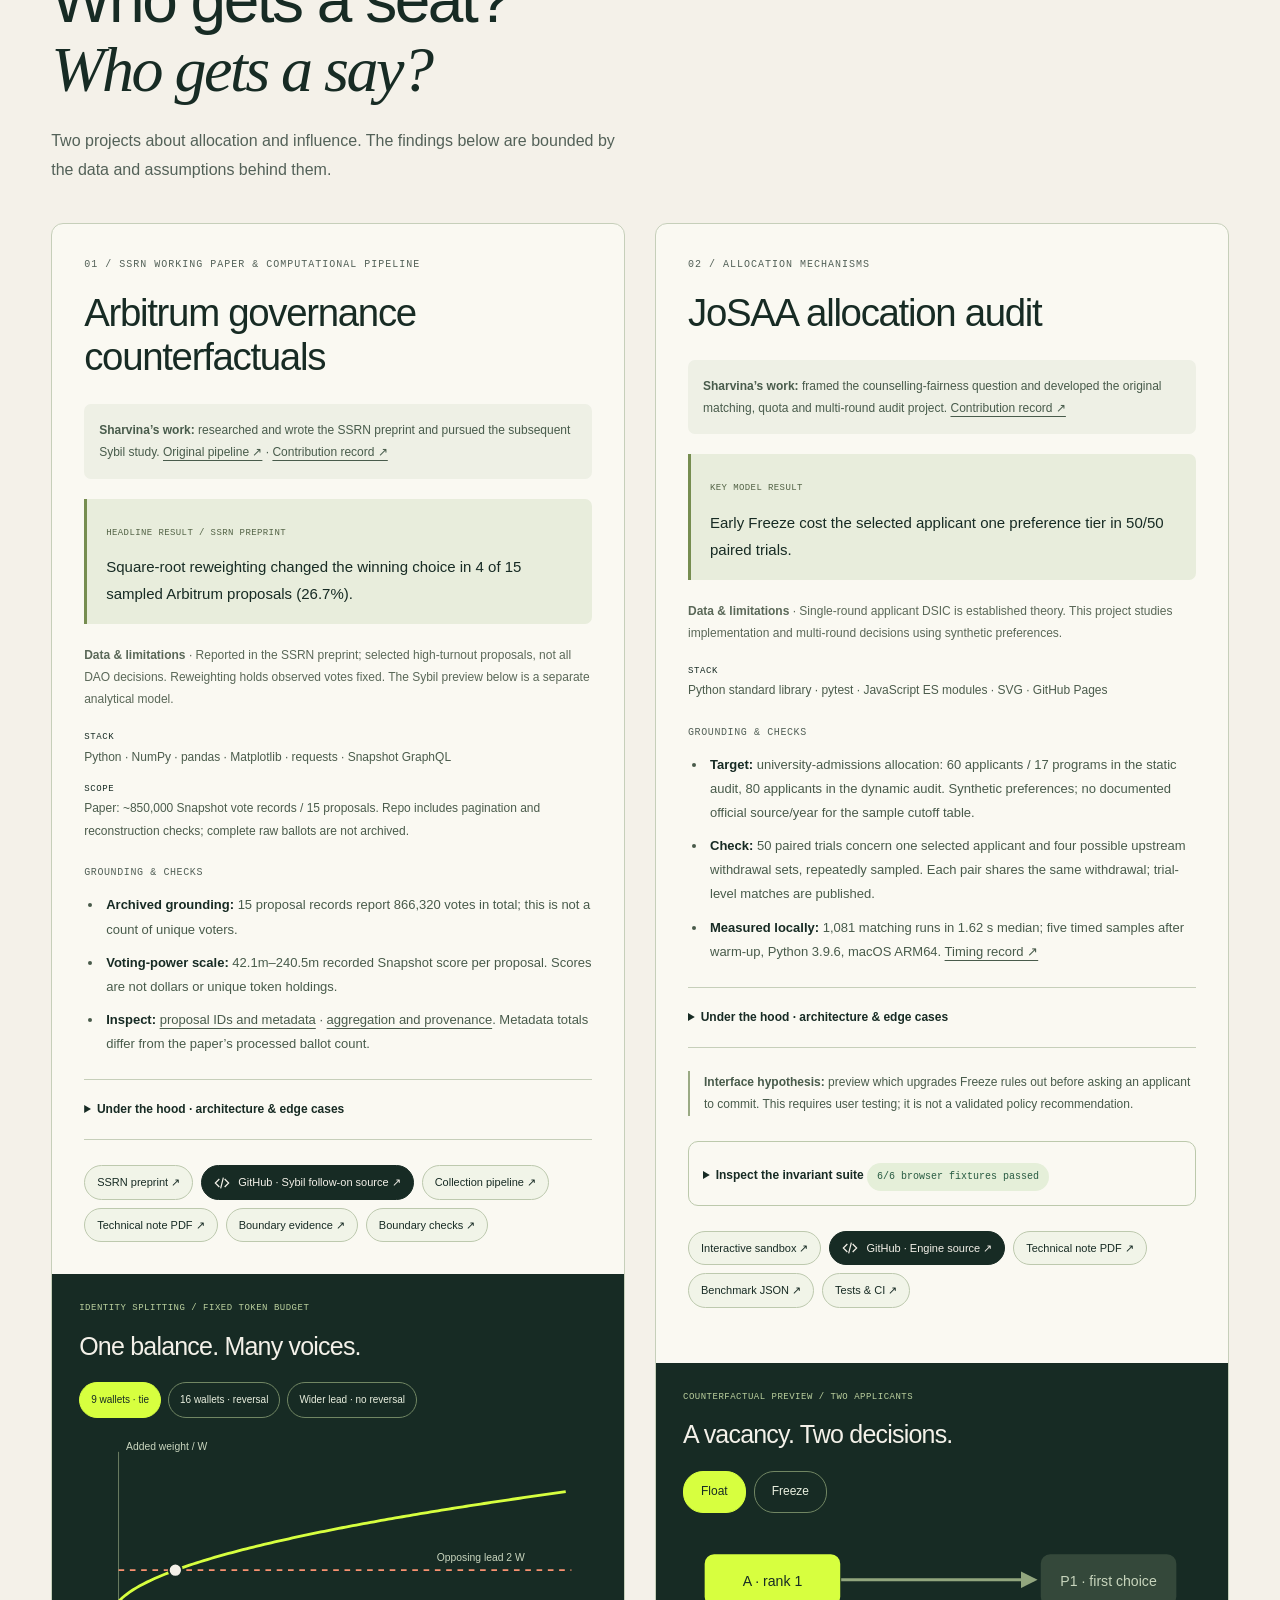
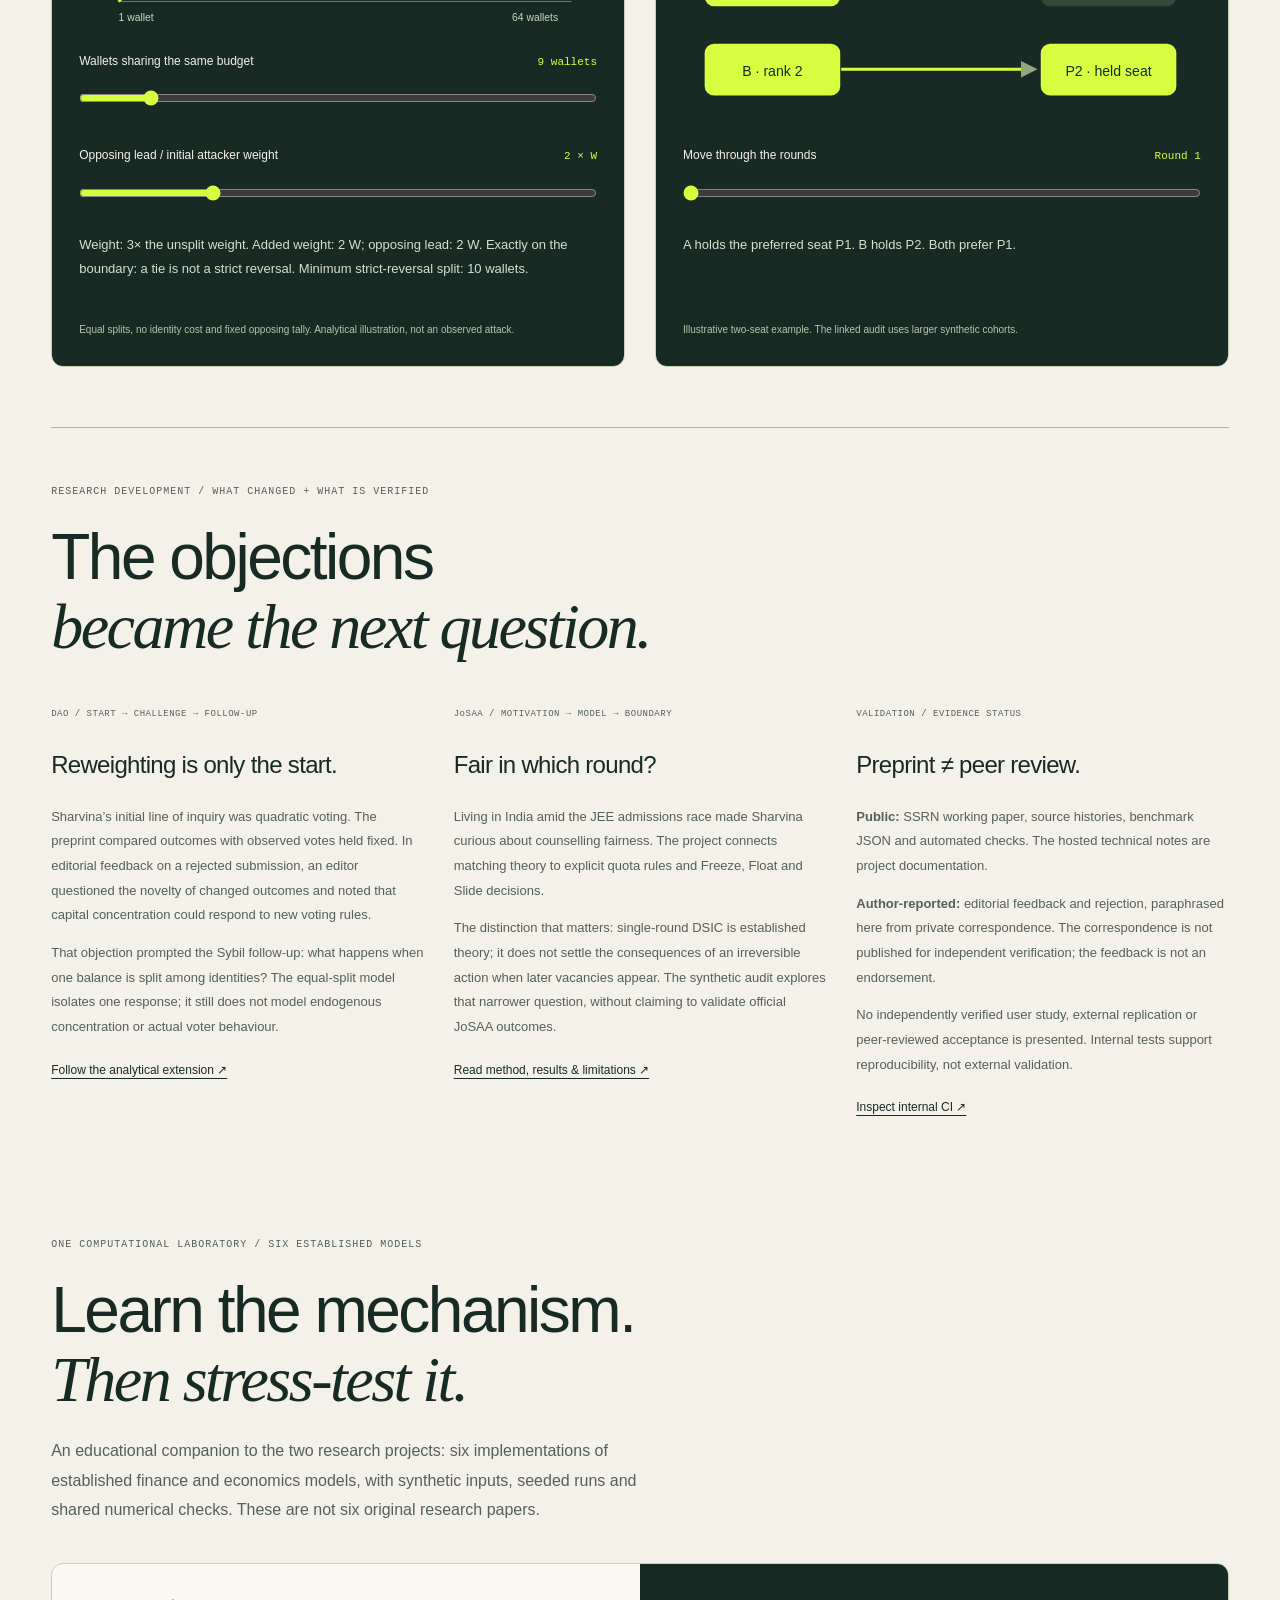
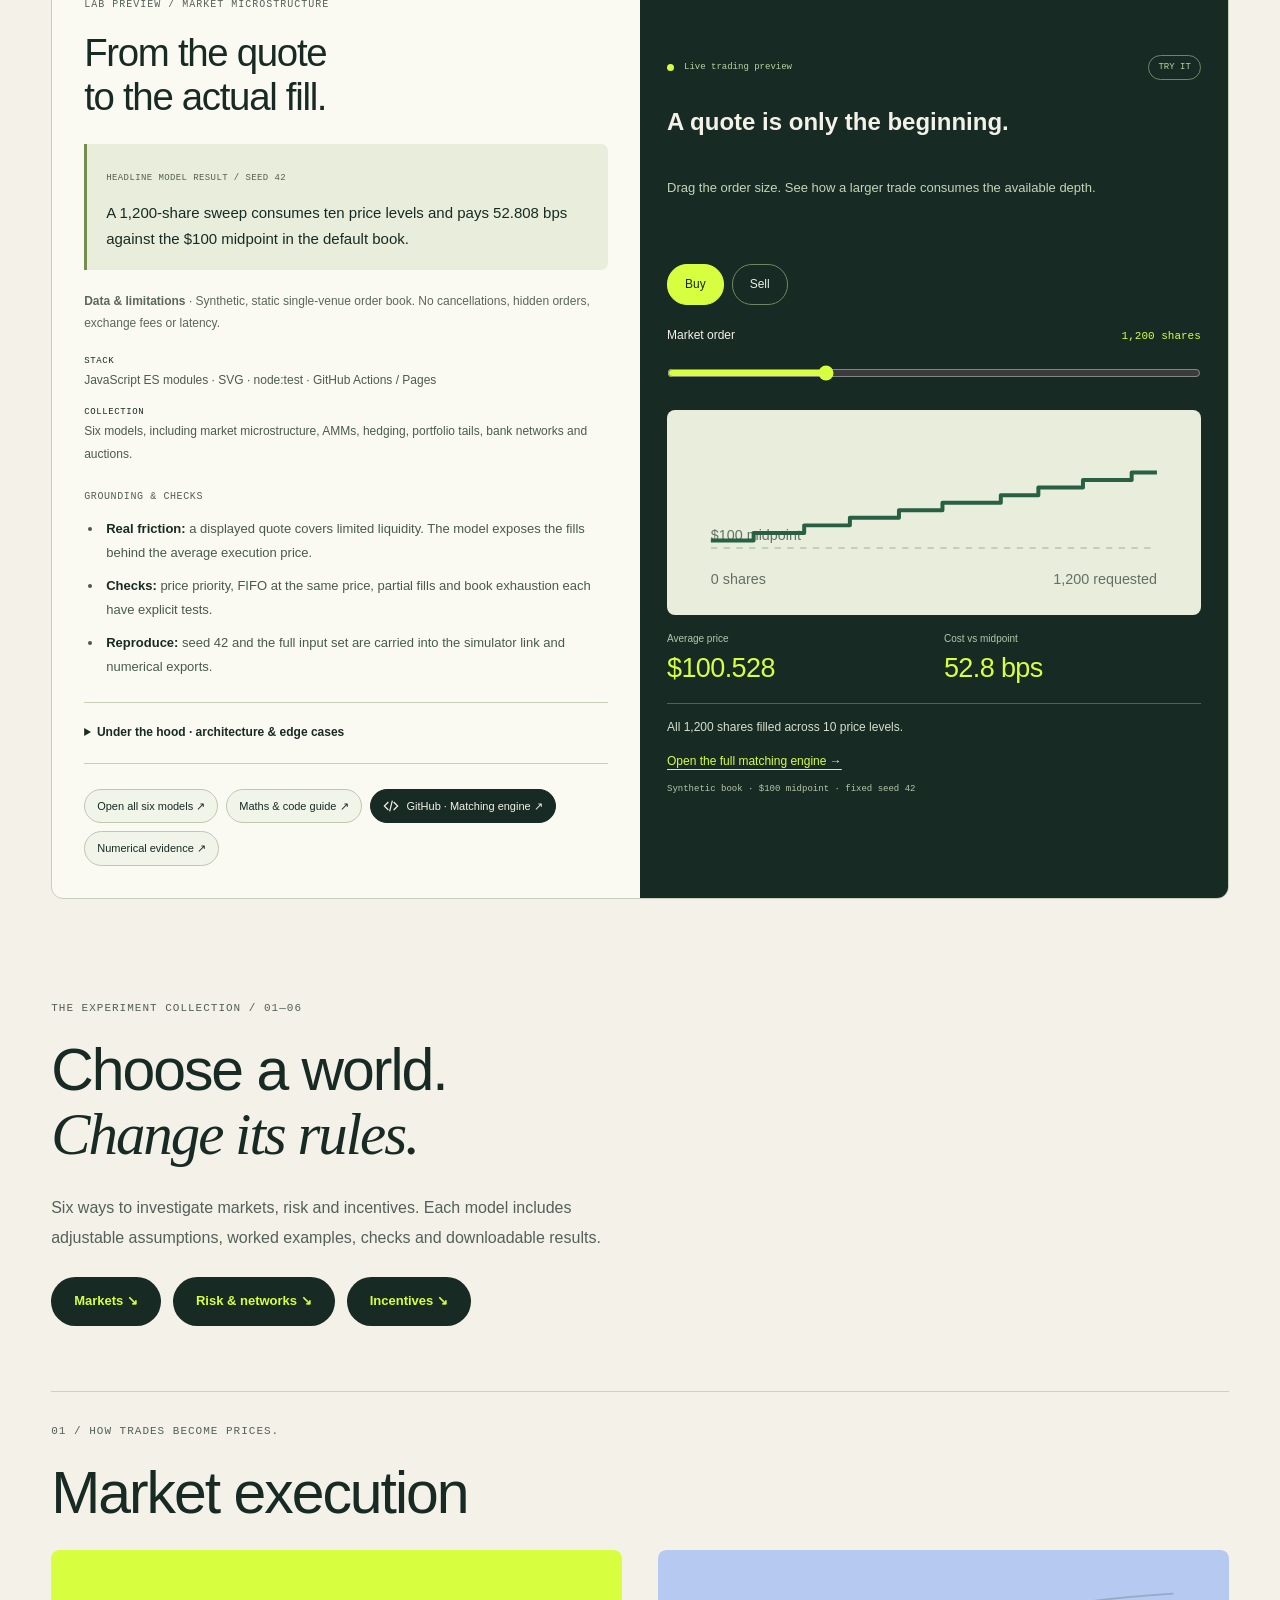
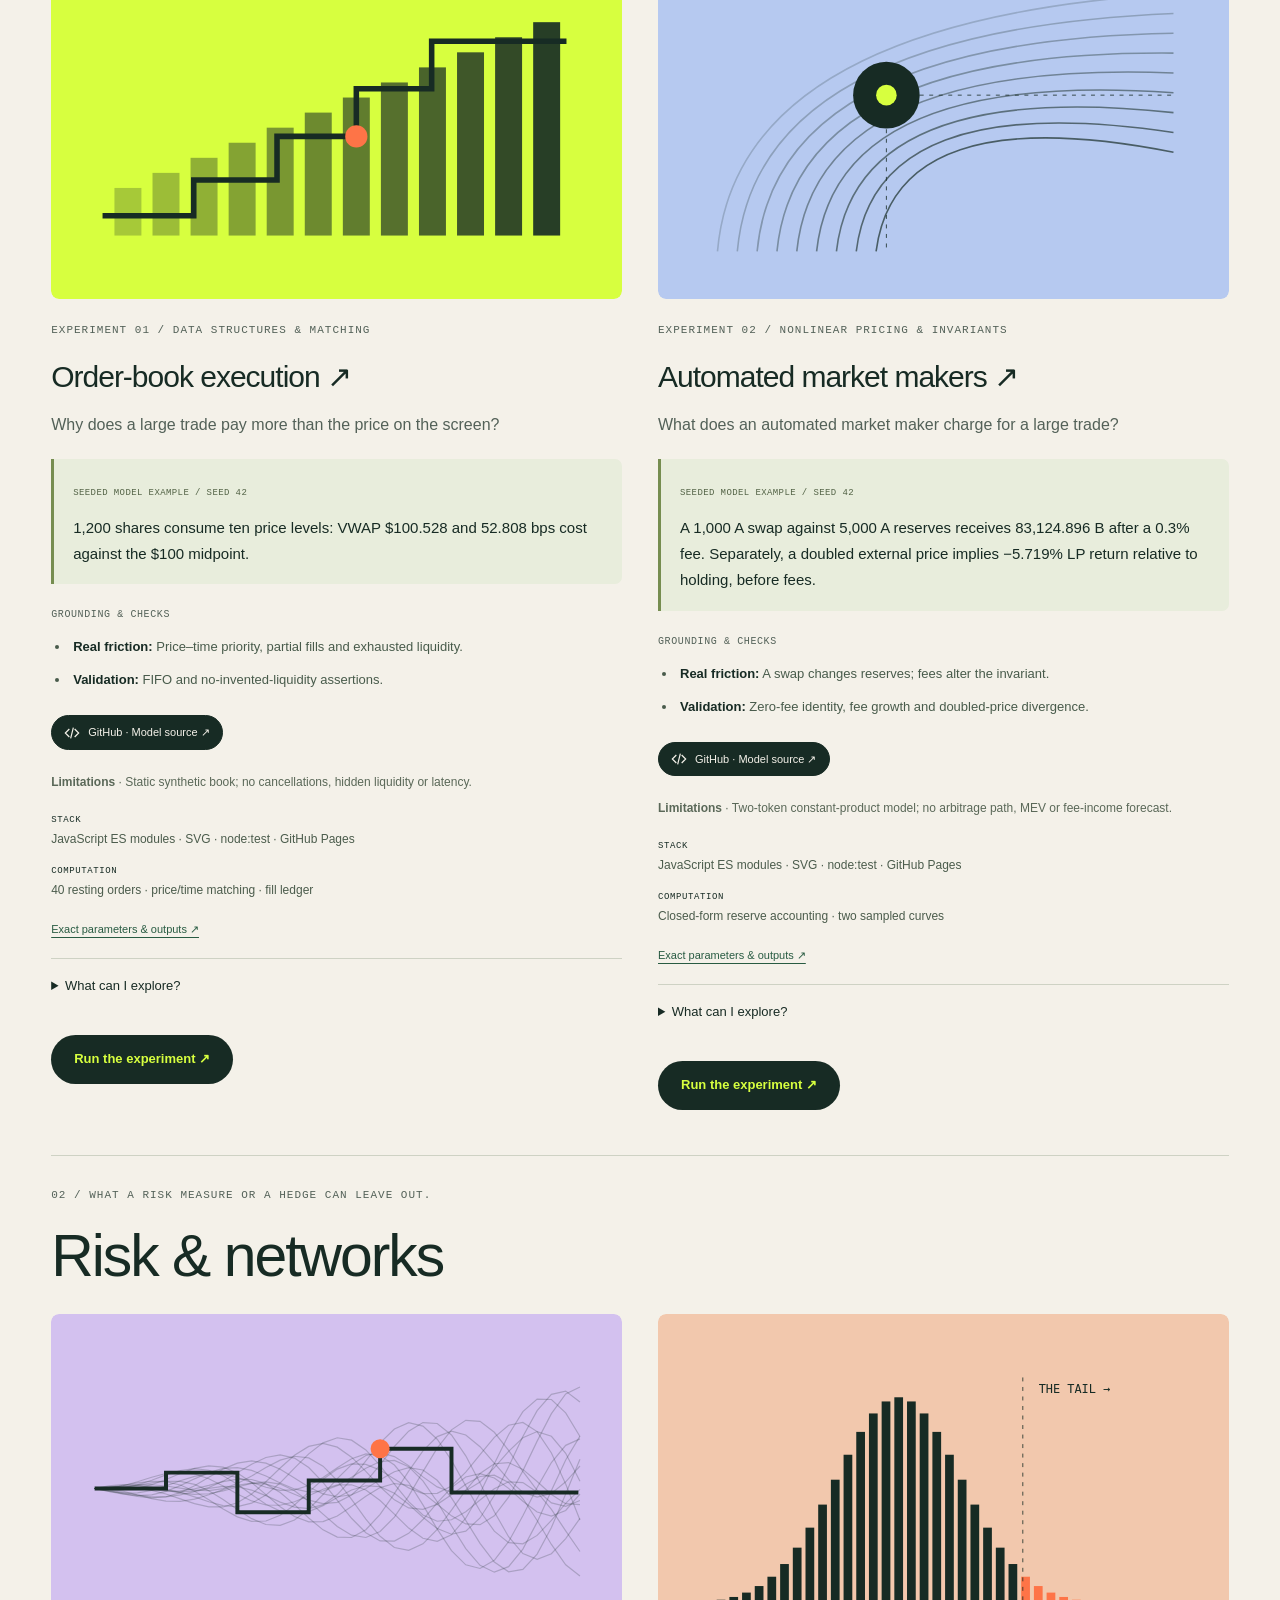
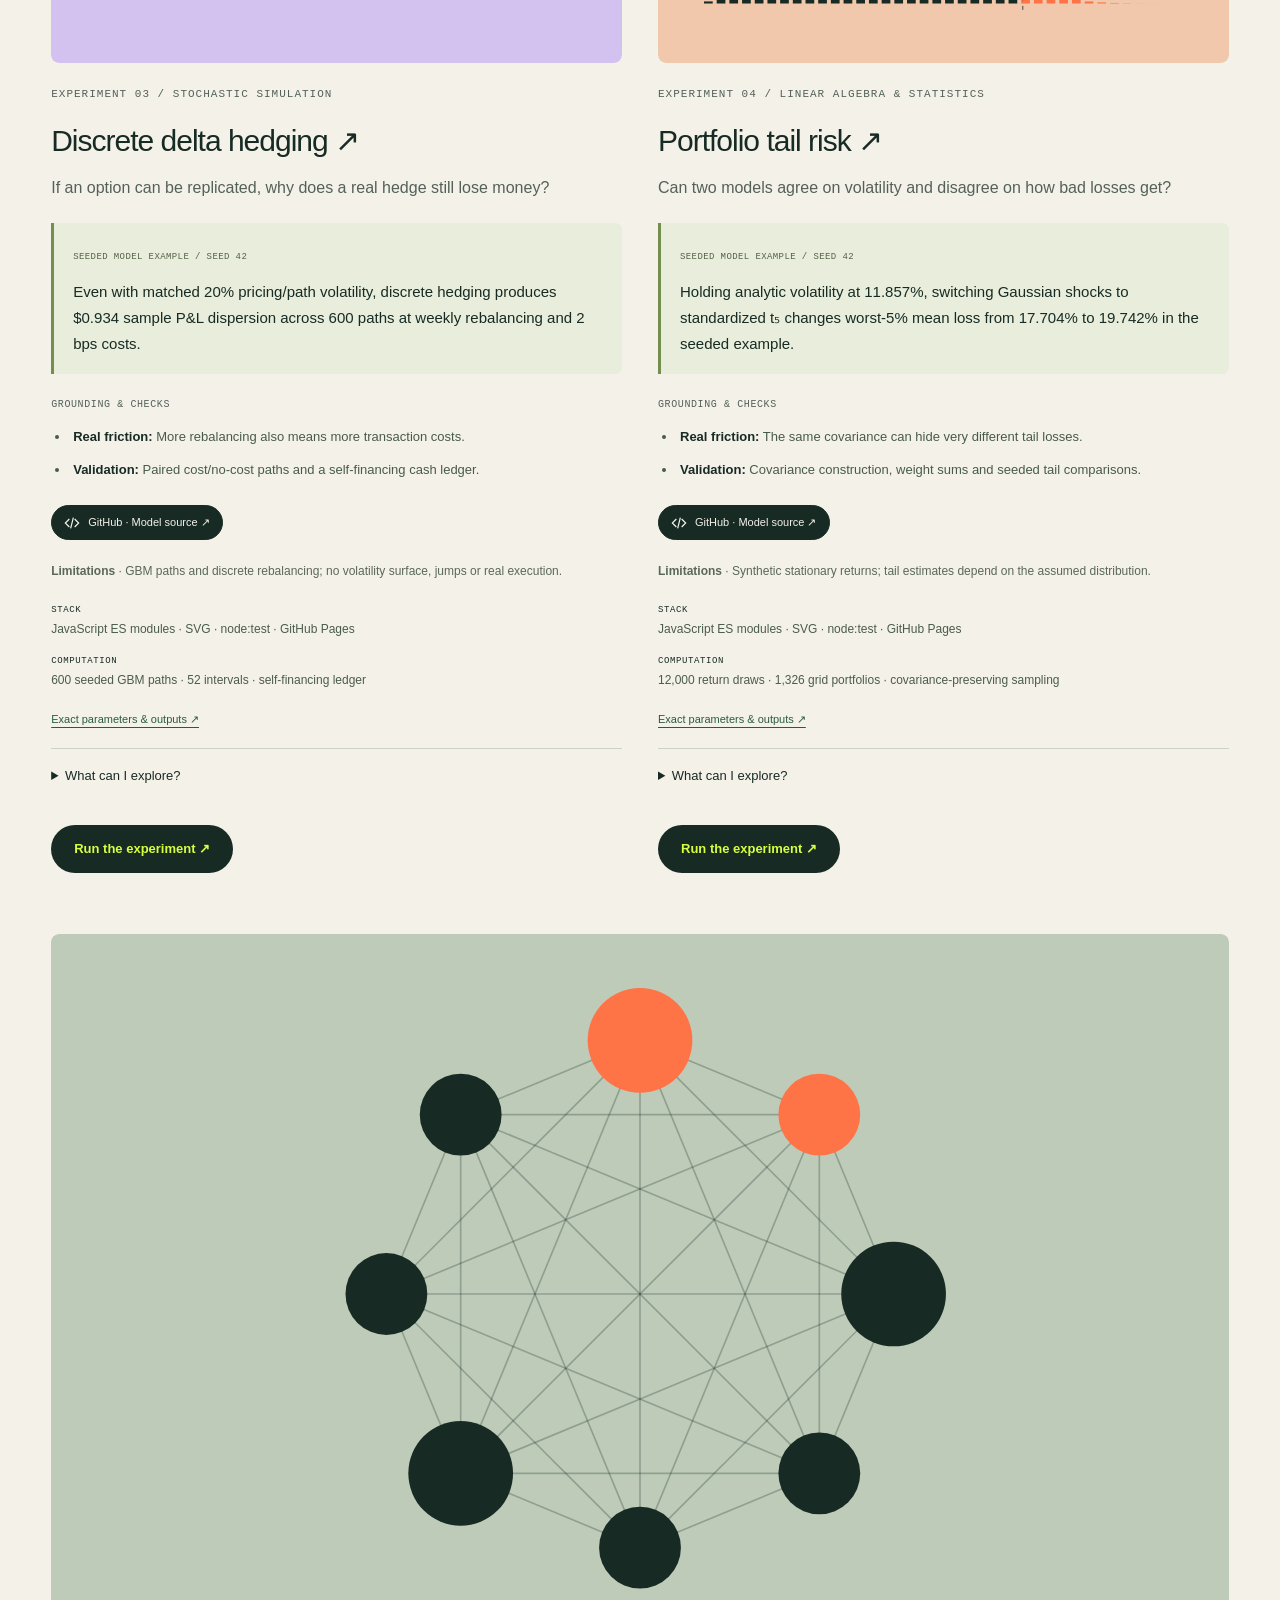
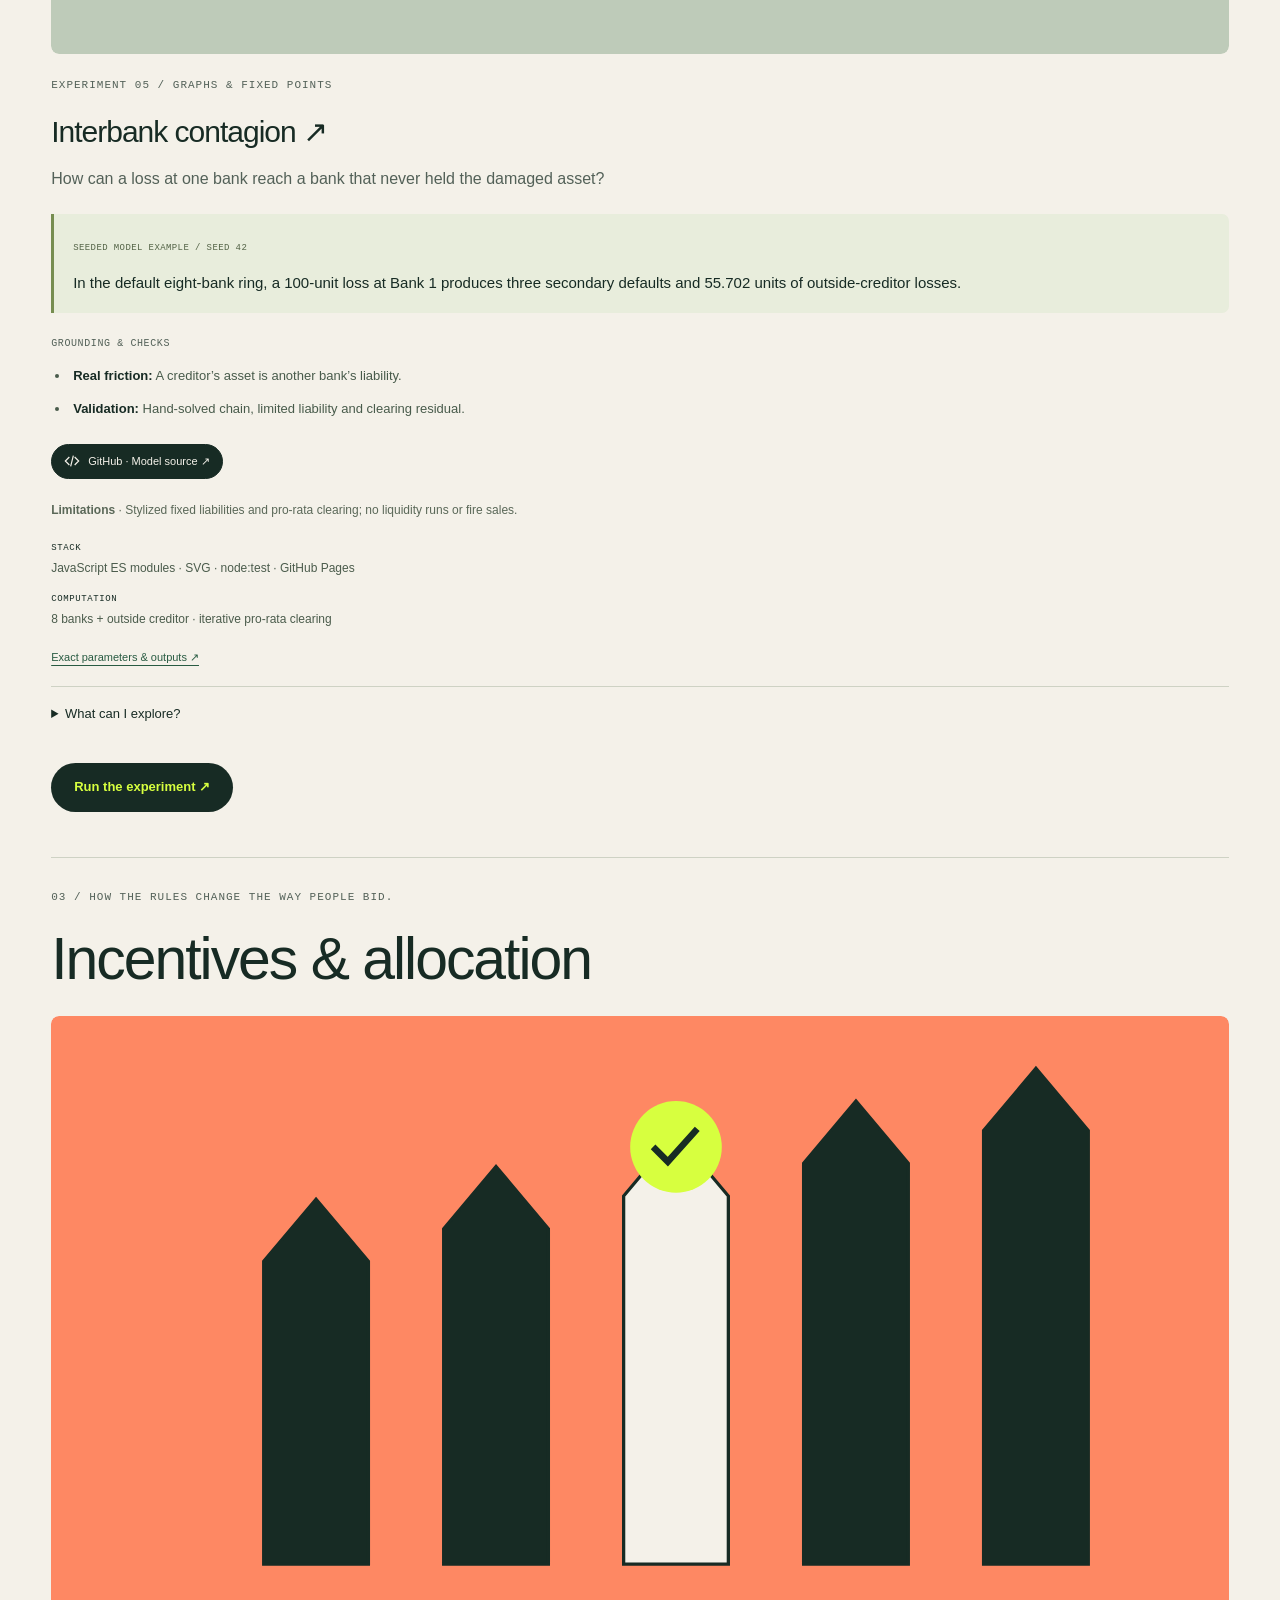
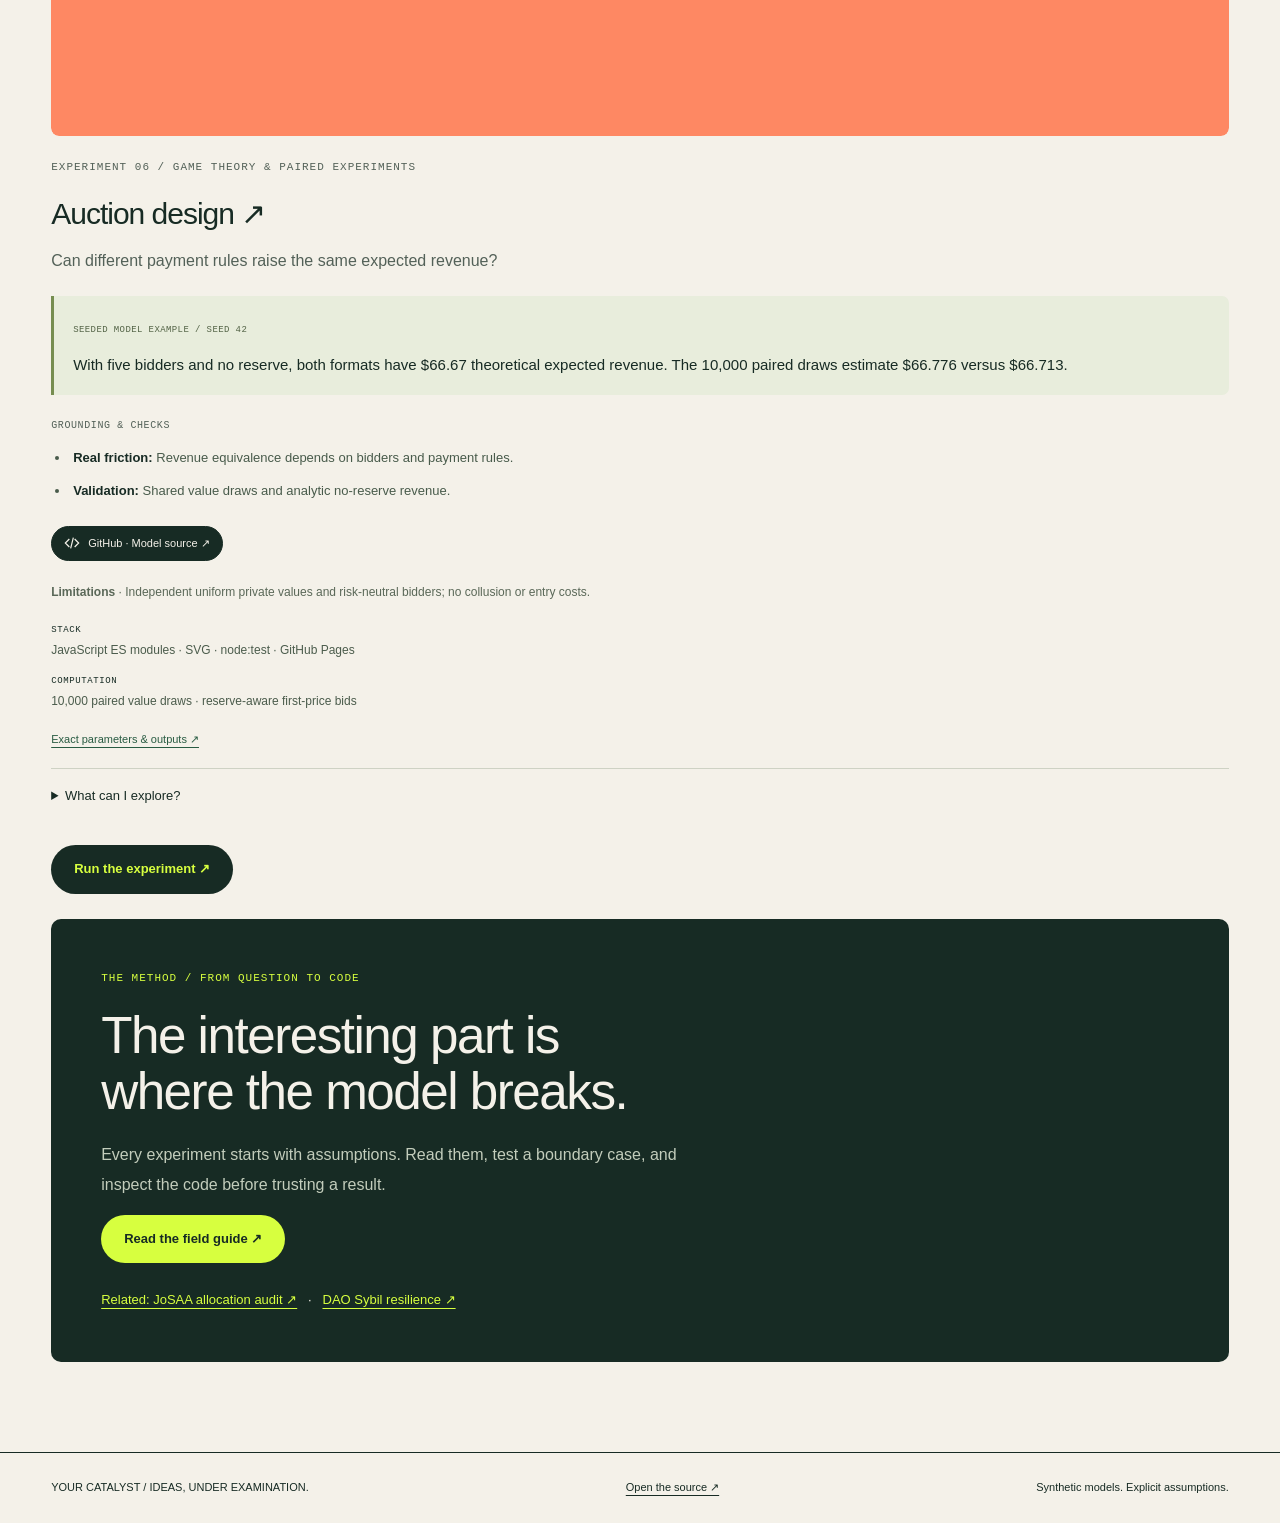
<file: site/projects/index.html>
<!doctype html><html lang="en"><head><meta charset="utf-8"><meta name="viewport" content="width=device-width,initial-scale=1"><meta name="description" content="Quantitative mechanism design and market audits. Reproducible matching, governance and finance experiments with explicit assumptions, source code and benchmark evidence."><meta name="theme-color" content="#172b24"><title>Projects · Your Catalyst</title><link rel="icon" href="../assets/mark.svg" type="image/svg+xml"><link rel="stylesheet" href="../assets/site.css?v=1337258bed"><link rel="stylesheet" href="../assets/allocation/suite.css"><script type="module" src="../assets/site.mjs?v=1337258bed"></script></head><body><a class="skip-link" href="#page-content">Skip to content</a><main id="page-content">
<div
  style="
    width: 100%;
    position: relative;
    left: 0;
    margin: 0 !important;
    max-width: none !important;
    background: #f4f1e9;
    color: #172b24;
    font-family: Arial, sans-serif;
    line-height: 1.8;
    min-height: 100vh;
  "
>
  <header
    style="
      max-width: 1440px;
      margin: auto;
      padding: 26px 4%;
      display: flex;
      flex-wrap: wrap;
      gap: 20px;
      justify-content: space-between;
      align-items: center;
    "
  >
    <a
      href="../"
      style="
        font-size: 16px;
        font-weight: 700;
        letter-spacing: -0.5px;
        color: #172b24;
        text-decoration: none;
      "
      >✳ &nbsp; YOUR CATALYST</a
    >
    <div
      role="navigation"
      aria-label="Main navigation"
      style="display: flex; flex-wrap: wrap; gap: 16px 26px; font-size: 12px"
    >
      <a
        href="../projects/"
        aria-current="page"
        style="color: #172b24; text-decoration: none"
        >Projects</a
      ><a
        href="https://lab.yourcatalyst.in/experiments/"
        style="color: #172b24; text-decoration: none"
        >Finance notebook</a
      ><a href="../aboutme/" style="color: #172b24; text-decoration: none"
        >About me</a
      ><a
        href="https://github.com/thetarocks"
        style="color: #172b24; text-decoration: none"
        >GitHub ↗</a
      >
    </div>
  </header><p class="identity-strip">Projects by <a href="../aboutme/">Sharvina Srivastava</a> · Algorithms, markets &amp; governance</p>
  <div style="max-width: 1440px; margin: auto; padding: 0 4% 40px">
    <section
      style="
        background: #172b24;
        color: #f4f1e9;
        padding: clamp(28px, 5vw, 65px);
        border-radius: 10px;
        display: flex;
        flex-wrap: wrap;
        gap: 20px;
        align-items: center;
        overflow: hidden;
      "
    >
      <div style="flex: 1 1 420px">
        <p
          style="
            font: 11px/1.7 monospace;
            letter-spacing: 1px;
            color: #d7ff3f;
            margin: 0 0 20px;
          "
        >
          PROJECTS / ECONOMICS IN THE BROWSER
        </p>
        <h1
          style="
            font:
              500 clamp(52px, 7.5vw, 105px) / 0.98 Arial,
              sans-serif;
            letter-spacing: -4px;
            margin: 35px 0 25px;
            color: #f4f1e9;
          "
        >
          Questions.<br /><em
            style="
              font-family: Georgia, serif;
              color: #d7ff3f;
              font-weight: 400;
            "
            >Made runnable.</em
          >
        </h1>
        <p
          style="
            font-size: 16px;
            line-height: 1.85;
            max-width: 65ch;
            color: #536158;
            margin: 15px 0;
            color: #c3cdbc;
            font-size: 18px;
            max-width: 35ch;
          "
        >
          A collection of working models, open assumptions and things worth
          testing.
        </p>
        <div
          style="
            display: flex;
            flex-wrap: wrap;
            gap: 15px;
            align-items: center;
            margin-top: 28px;
          "
        >
          <a
            href="https://lab.yourcatalyst.in/experiments/"
            style="
              display: inline-block;
              background: #d7ff3f;
              color: #172b24;
              border-radius: 30px;
              padding: 14px 23px;
              text-decoration: none;
              font-size: 13px;
              font-weight: 600;
              line-height: 1.6;
            "
            >Enter the interactive lab ↗</a
          ><a
            href="https://lab.yourcatalyst.in/experiments/learn.html"
            style="font-size: 12px; color: #f4f1e9"
            >Inside the maths &amp; code ↗</a
          >
        </div>
        <p
          style="
            font-size: 16px;
            line-height: 1.85;
            max-width: 65ch;
            color: #536158;
            margin: 15px 0;
            font: 10px/1.8 monospace;
            color: #bbc9b2;
            margin-top: 28px;
          "
        >
          06 interactive models / Open source / Built to be questioned
        </p>
      </div>
      <div style="flex: 1 1 340px; min-width: 0">
        <img
          src="../assets/illustrations/systems.svg"
          alt="A wireframe world crossed by a stepped price signal. An illustration of connected economic systems."
          width="720"
          height="440"
          style="display: block; width: 100%; height: auto"
        />
        <p
          style="
            font: 11px/1.7 monospace;
            letter-spacing: 1px;
            color: #bbc9b2;
            margin: 0 0 20px;
          "
        >
          THE WORLD, WITH A FEW VARIABLES LEFT OPEN.
        </p>
      </div>
    </section>
    <section class="quick-path" id="overview" aria-labelledby="overview-title"><div class="quick-header"><p class="research-eyebrow">SHARVINA SRIVASTAVA / THE 60-SECOND PATH</p><h2 id="overview-title">Two questions.<br><em>Evidence you can open.</em></h2><p>I study how rules distribute access and influence, from DAO votes to India’s admissions counselling.</p></div><div class="quick-results"><article><span>01 / DAO GOVERNANCE</span><h3>4 of 15 outcomes changed.</h3><p>The preprint reweights observed votes by square root. It holds behaviour fixed; it does not predict what voters would do under new rules.</p><a href="https://papers.ssrn.com/sol3/papers.cfm?abstract_id=7103878">Read the original SSRN preprint ↗</a></article><article><span>02 / MULTI-ROUND ALLOCATION</span><h3>One tier lost in 50/50 paired trials.</h3><p>Early Freeze forfeited an upgrade for one selected synthetic applicant. Repeated withdrawal scenarios make this a conditional finding, not a student-wide regret rate.</p><a href="../evidence/josaa-dynamic.json">Inspect every paired result ↗</a></article><article><span>ONE ENGINEERING CHALLENGE</span><h3>A seat assigned. A match missing.</h3><p>A displacement could update a program’s list without updating the winner’s own state. A regression test now checks both records and the displaced applicant.</p><a href="https://github.com/thetarocks/catalyst-lab/blob/main/tests/test_da.py">Open the regression test ↗</a></article></div><nav class="quick-nav" aria-label="Portfolio reading path"><a href="#research">Explore the two projects ↓</a><a href="../aboutme/#contributions">Who did what ↗</a><a href="#validation">Review &amp; limitations ↓</a><a href="#computational-lab">Six-model teaching lab ↓</a></nav></section><section id="research" class="research-section"><p class="research-eyebrow">TWO FLAGSHIP PROJECTS / GOVERNANCE + ALLOCATION</p><h2>Who gets a seat?<br><em>Who gets a say?</em></h2><p class="research-lede">Two projects about allocation and influence. The findings below are bounded by the data and assumptions behind them.</p><div class="research-grid"><article class="research-card"><div class="research-card-copy"><p class="research-eyebrow">01 / SSRN WORKING PAPER &amp; COMPUTATIONAL PIPELINE</p><h3>Arbitrum governance counterfactuals</h3><p class="ownership-note"><strong>Sharvina’s work:</strong> researched and wrote the SSRN preprint and pursued the subsequent Sybil study. <a href="https://github.com/thetarocks/arbitrum-quadratic-voting-simulation">Original pipeline ↗</a> · <a href="../aboutme/#contributions">Contribution record ↗</a></p><div class="takeaway"><span>HEADLINE RESULT / SSRN PREPRINT</span><p>Square-root reweighting changed the winning choice in 4 of 15 sampled Arbitrum proposals (26.7%).</p></div><p class="research-scope"><strong>Data &amp; limitations</strong> · Reported in the SSRN preprint; selected high-turnout proposals, not all DAO decisions. Reweighting holds observed votes fixed. The Sybil preview below is a separate analytical model.</p><p class="stack-line"><strong>Stack</strong> Python · NumPy · pandas · Matplotlib · requests · Snapshot GraphQL</p><p class="scale-line"><strong>Scope</strong> Paper: ~850,000 Snapshot vote records / 15 proposals. Repo includes pagination and reconstruction checks; complete raw ballots are not archived.</p><div class="grounding"><h4>Grounding &amp; checks</h4><ul><li><strong>Archived grounding:</strong> 15 proposal records report 866,320 votes in total; this is not a count of unique voters.</li><li><strong>Voting-power scale:</strong> 42.1m–240.5m recorded Snapshot score per proposal. Scores are not dollars or unique token holdings.</li><li><strong>Inspect:</strong> <a href="../evidence/arbitrum-proposals.json">proposal IDs and metadata</a> · <a href="../evidence/arbitrum-manifest-summary.json">aggregation and provenance</a>. Metadata totals differ from the paper’s processed ballot count.</li></ul></div><details class="underhood"><summary>Under the hood · architecture &amp; edge cases</summary><div class="underhood-body"><ol class="architecture-flow"><li>Snapshot GraphQL → paginated vote collection</li><li>Choice mapping → linear / square-root tallies</li><li>Reconstruction checks → outcome comparison</li></ol><h4>An edge case that changes the conclusion</h4><p>At nine equal wallets and an opposing gap of 2W, the added weight is exactly 2W: a tie. A strict reversal first occurs at ten wallets. The implementation checks both the boundary and the integer immediately below it.</p><p><code>(√k − 1)W &gt; G</code></p><p><a href="https://github.com/thetarocks/catalyst-lab/blob/main/tests/test_benchmark_evidence.py">Read the strict-boundary checks ↗</a>. Four published W/G summaries imply minimum equal-split counts of 4, 25, 230 and 894 wallets. These are analytical thresholds from summaries, not observed exploits. The collector still needs robust handling of equal-timestamp page boundaries. Complete raw ballots are not archived here; this preview checks the analytical calculation, not an observed attack.</p></div></details><div class="artifact-links"><a class="artifact-chip" href="https://papers.ssrn.com/sol3/papers.cfm?abstract_id=7103878">SSRN preprint ↗</a><a class="artifact-chip code-chip" href="https://github.com/thetarocks/dao-sybil-resilience"><svg width="16" height="16" viewBox="0 0 24 20" aria-hidden="true"><path d="M8 4L2 10L8 16M16 4L22 10L16 16M14 2L10 18" fill="none" stroke="currentColor" stroke-width="1.8"/></svg>GitHub · Sybil follow-on source ↗</a><a class="artifact-chip" href="https://github.com/thetarocks/arbitrum-quadratic-voting-simulation">Collection pipeline ↗</a><a class="artifact-chip" href="../artifacts/sybil-technical-note.pdf">Technical note PDF ↗</a><a class="artifact-chip" href="../evidence/sybil-boundaries.json">Boundary evidence ↗</a><a class="artifact-chip" href="https://github.com/thetarocks/catalyst-lab/blob/main/tests/test_benchmark_evidence.py">Boundary checks ↗</a></div></div><div class="mini-lab sybil-preview"><div class="mini-label">IDENTITY SPLITTING / FIXED TOKEN BUDGET</div><h3>One balance. Many voices.</h3><div class="scenario-presets" role="group" aria-label="Sybil illustration presets"><button type="button" data-sybil-k="9" data-sybil-gap="2">9 wallets · tie</button><button type="button" data-sybil-k="16" data-sybil-gap="2">16 wallets · reversal</button><button type="button" data-sybil-k="9" data-sybil-gap="4">Wider lead · no reversal</button></div><svg id="sybil-diagram" viewBox="0 0 550 210" role="img" aria-label="Square-root voting weight as wallet count increases"></svg><label for="sybil-k">Wallets sharing the same budget <output id="sybil-k-value"></output></label><input id="sybil-k" type="range" min="1" max="64" step="1" value="9"><label for="sybil-gap">Opposing lead / initial attacker weight <output id="sybil-gap-value"></output></label><input id="sybil-gap" type="range" min="0" max="8" step="0.1" value="2"><p id="sybil-insight" role="status"></p><small>Equal splits, no identity cost and fixed opposing tally. Analytical illustration, not an observed attack.</small></div></article><article class="research-card"><div class="research-card-copy"><p class="research-eyebrow">02 / ALLOCATION MECHANISMS</p><h3>JoSAA allocation audit</h3><p class="ownership-note"><strong>Sharvina’s work:</strong> framed the counselling-fairness question and developed the original matching, quota and multi-round audit project. <a href="../aboutme/#contributions">Contribution record ↗</a></p><div class="takeaway"><span>KEY MODEL RESULT</span><p>Early Freeze cost the selected applicant one preference tier in 50/50 paired trials.</p></div><p class="research-scope"><strong>Data &amp; limitations</strong> · Single-round applicant DSIC is established theory. This project studies implementation and multi-round decisions using synthetic preferences.</p><p class="stack-line"><strong>Stack</strong> Python standard library · pytest · JavaScript ES modules · SVG · GitHub Pages</p><div class="grounding"><h4>Grounding &amp; checks</h4><ul><li><strong>Target:</strong> university-admissions allocation: 60 applicants / 17 programs in the static audit, 80 applicants in the dynamic audit. Synthetic preferences; no documented official source/year for the sample cutoff table.</li><li><strong>Check:</strong> 50 paired trials concern one selected applicant and four possible upstream withdrawal sets, repeatedly sampled. Each pair shares the same withdrawal; trial-level matches are published.</li><li><strong>Measured locally:</strong> 1,081 matching runs in 1.62 s median; five timed samples after warm-up, Python 3.9.6, macOS ARM64. <a href="../evidence/runtime.json">Timing record ↗</a></li></ul></div><details class="underhood"><summary>Under the hood · architecture &amp; edge cases</summary><div class="underhood-body"><ol class="architecture-flow"><li>Sample ranks → synthetic preferences</li><li>DA kernel → round actions → paired withdrawals</li><li>Assignment ledger → assertions → versioned JSON</li></ol><h4>What broke during development</h4><p>A later, higher-priority applicant could win a seat in the program list while their own <code>current_match</code> stayed empty. The repair updates both sides of the assignment.</p><pre><code>assert allocation["P"] == ["higher"]
assert higher.current_match == "P"
assert lower.current_match is None</code></pre><p><a href="https://github.com/thetarocks/catalyst-lab/blob/main/tests/test_da.py">Read the displacement regression ↗</a></p><p><strong>Performance boundary:</strong> program-side sorting and a list queue make this an inspectable small-market implementation. The timing is for this synthetic workload, not a national-scale or browser benchmark.</p></div></details><p class="design-implication"><strong>Interface hypothesis:</strong> preview which upgrades Freeze rules out before asking an applicant to commit. This requires user testing; it is not a validated policy recommendation.</p><div class="invariant-suite"></div><div class="artifact-links"><a class="artifact-chip" href="https://lab.yourcatalyst.in/">Interactive sandbox ↗</a><a class="artifact-chip code-chip" href="https://github.com/thetarocks/catalyst-lab/tree/main/core"><svg width="16" height="16" viewBox="0 0 24 20" aria-hidden="true"><path d="M8 4L2 10L8 16M16 4L22 10L16 16M14 2L10 18" fill="none" stroke="currentColor" stroke-width="1.8"/></svg>GitHub · Engine source ↗</a><a class="artifact-chip" href="../artifacts/josaa-technical-note.pdf">Technical note PDF ↗</a><a class="artifact-chip" href="../evidence/josaa-dynamic.json">Benchmark JSON ↗</a><a class="artifact-chip" href="https://github.com/thetarocks/catalyst-lab/actions/workflows/validate.yml">Tests & CI ↗</a></div></div><div class="mini-lab da-preview"><div class="mini-label">COUNTERFACTUAL PREVIEW / TWO APPLICANTS</div><h3>A vacancy. Two decisions.</h3><div class="choice-buttons" role="group" aria-label="Candidate action"><button type="button" data-action="FLOAT" aria-pressed="true">Float</button><button type="button" data-action="FREEZE" aria-pressed="false">Freeze</button></div><svg id="da-diagram" viewBox="0 0 550 210" role="img" aria-label="Two-round allocation illustration"></svg><label for="da-stage">Move through the rounds <output id="da-stage-value"></output></label><input id="da-stage" type="range" min="0" max="2" step="1" value="0"><p id="da-insight" role="status"></p><small>Illustrative two-seat example. The linked audit uses larger synthetic cohorts.</small></div></article></div></section><section class="evidence-ledger architecture-section" id="validation"><p class="research-eyebrow">RESEARCH DEVELOPMENT / WHAT CHANGED + WHAT IS VERIFIED</p><h2>The objections<br><em>became the next question.</em></h2><div class="architecture-grid"><article><span>DAO / START → CHALLENGE → FOLLOW-UP</span><h3>Reweighting is only the start.</h3><p>Sharvina’s initial line of inquiry was quadratic voting. The preprint compared outcomes with observed votes held fixed. In editorial feedback on a rejected submission, an editor questioned the novelty of changed outcomes and noted that capital concentration could respond to new voting rules.</p><p>That objection prompted the Sybil follow-up: what happens when one balance is split among identities? The equal-split model isolates one response; it still does not model endogenous concentration or actual voter behaviour.</p><a href="https://github.com/thetarocks/dao-sybil-resilience">Follow the analytical extension ↗</a></article><article><span>JoSAA / MOTIVATION → MODEL → BOUNDARY</span><h3>Fair in which round?</h3><p>Living in India amid the JEE admissions race made Sharvina curious about counselling fairness. The project connects matching theory to explicit quota rules and Freeze, Float and Slide decisions.</p><p>The distinction that matters: single-round DSIC is established theory; it does not settle the consequences of an irreversible action when later vacancies appear. The synthetic audit explores that narrower question, without claiming to validate official JoSAA outcomes.</p><a href="../artifacts/josaa-technical-note.pdf">Read method, results &amp; limitations ↗</a></article><article><span>VALIDATION / EVIDENCE STATUS</span><h3>Preprint ≠ peer review.</h3><p><strong>Public:</strong> SSRN working paper, source histories, benchmark JSON and automated checks. The hosted technical notes are project documentation.</p><p><strong>Author-reported:</strong> editorial feedback and rejection, paraphrased here from private correspondence. The correspondence is not published for independent verification; the feedback is not an endorsement.</p><p>No independently verified user study, external replication or peer-reviewed acceptance is presented. Internal tests support reproducibility, not external validation.</p><a href="https://github.com/thetarocks/catalyst-lab/actions/workflows/validate.yml">Inspect internal CI ↗</a></article></div></section><section id="computational-lab" class="research-section"><p class="research-eyebrow">ONE COMPUTATIONAL LABORATORY / SIX ESTABLISHED MODELS</p><h2>Learn the mechanism.<br><em>Then stress-test it.</em></h2><p class="research-lede">An educational companion to the two research projects: six implementations of established finance and economics models, with synthetic inputs, seeded runs and shared numerical checks. These are not six original research papers.</p><article class="research-card finance-feature"><div class="research-card-copy"><p class="research-eyebrow">LAB PREVIEW / MARKET MICROSTRUCTURE</p><h3>From the quote<br>to the actual fill.</h3><div class="takeaway"><span>HEADLINE MODEL RESULT / SEED 42</span><p>A 1,200-share sweep consumes ten price levels and pays 52.808 bps against the $100 midpoint in the default book.</p></div><p class="research-scope"><strong>Data &amp; limitations</strong> · Synthetic, static single-venue order book. No cancellations, hidden orders, exchange fees or latency.</p><p class="stack-line"><strong>Stack</strong> JavaScript ES modules · SVG · node:test · GitHub Actions / Pages</p><p class="scale-line"><strong>Collection</strong> Six models, including market microstructure, AMMs, hedging, portfolio tails, bank networks and auctions.</p><div class="grounding"><h4>Grounding &amp; checks</h4><ul><li><strong>Real friction:</strong> a displayed quote covers limited liquidity. The model exposes the fills behind the average execution price.</li><li><strong>Checks:</strong> price priority, FIFO at the same price, partial fills and book exhaustion each have explicit tests.</li><li><strong>Reproduce:</strong> seed 42 and the full input set are carried into the simulator link and numerical exports.</li></ul></div><details class="underhood"><summary>Under the hood · architecture &amp; edge cases</summary><div class="underhood-body"><ol class="architecture-flow"><li>Seed + controls → synthetic resting orders</li><li>Price/time sort → fills → remaining quantity</li><li>Shared model output → SVG, explanation and export</li></ol><h4>When liquidity runs out</h4><p>An unfilled market order must not invent a fill or become a resting limit order. The fill ledger preserves the unexecuted remainder; try a 4,000-share order in the preview.</p><p><a href="https://github.com/thetarocks/catalyst-lab/blob/main/experiments/models.test.mjs">Read the exhaustion and FIFO tests ↗</a>. This implementation sorts an array and removes filled orders from its front; a production exchange would need different data structures and execution constraints.</p></div></details><div class="artifact-links"><a class="artifact-chip" href="https://lab.yourcatalyst.in/experiments/">Open all six models ↗</a><a class="artifact-chip" href="https://lab.yourcatalyst.in/experiments/learn.html">Maths & code guide ↗</a><a class="artifact-chip code-chip" href="https://github.com/thetarocks/catalyst-lab/blob/main/experiments/models.mjs"><svg width="16" height="16" viewBox="0 0 24 20" aria-hidden="true"><path d="M8 4L2 10L8 16M16 4L22 10L16 16M14 2L10 18" fill="none" stroke="currentColor" stroke-width="1.8"/></svg>GitHub · Matching engine ↗</a><a class="artifact-chip" href="../evidence/experiment-results.json">Numerical evidence ↗</a></div></div><div class="mini-lab landing-market-preview" aria-label="Live market execution preview"></div></article></section><section id="experiments" style="padding: 65px 0 20px">
      <p
        style="
          font: 11px/1.7 monospace;
          letter-spacing: 1px;
          color: #536158;
          margin: 0 0 20px;
        "
      >
        THE EXPERIMENT COLLECTION / 01—06
      </p>
      <h2
        style="
          font:
            500 clamp(32px, 4.6vw, 60px) / 1.1 Arial,
            sans-serif;
          letter-spacing: -2px;
          margin: 18px 0 25px;
          color: #172b24;
        "
      >
        Choose a world.<br /><em>Change its rules.</em>
      </h2>
      <p
        style="
          font-size: 16px;
          line-height: 1.85;
          max-width: 65ch;
          color: #536158;
          margin: 15px 0;
        "
      >
        Six ways to investigate markets, risk and incentives. Each model
        includes adjustable assumptions, worked examples, checks and
        downloadable results.
      </p>
      <div style="display: flex; flex-wrap: wrap; gap: 12px; margin: 25px 0">
        <a
          href="#markets"
          style="
            display: inline-block;
            background: #172b24;
            color: #d7ff3f;
            border-radius: 30px;
            padding: 14px 23px;
            text-decoration: none;
            font-size: 13px;
            font-weight: 600;
            line-height: 1.6;
          "
          >Markets ↘</a
        ><a
          href="#risk"
          style="
            display: inline-block;
            background: #172b24;
            color: #d7ff3f;
            border-radius: 30px;
            padding: 14px 23px;
            text-decoration: none;
            font-size: 13px;
            font-weight: 600;
            line-height: 1.6;
          "
          >Risk & networks ↘</a
        ><a
          href="#incentives"
          style="
            display: inline-block;
            background: #172b24;
            color: #d7ff3f;
            border-radius: 30px;
            padding: 14px 23px;
            text-decoration: none;
            font-size: 13px;
            font-weight: 600;
            line-height: 1.6;
          "
          >Incentives ↘</a
        >
      </div>
    </section>
    <section
      id="markets"
      style="padding-top: 30px; margin-top: 20px; border-top: 1px solid #ced2c4"
    >
      <p
        style="
          font: 11px/1.7 monospace;
          letter-spacing: 1px;
          color: #536158;
          margin: 0 0 20px;
        "
      >
        01 / HOW TRADES BECOME PRICES.
      </p>
      <h2
        style="
          font:
            500 clamp(32px, 4.6vw, 60px) / 1.1 Arial,
            sans-serif;
          letter-spacing: -2px;
          margin: 18px 0 25px;
          color: #172b24;
        "
      >
        Market execution
      </h2>
      <div style="display: flex; flex-wrap: wrap; gap: 36px">
        <article style="flex: 1 1 400px; min-width: 0; margin-bottom: 25px">
          <a
            href="https://lab.yourcatalyst.in/experiments/#orderbook"
            style="display: block"
            ><img
              src="../assets/illustrations/orderbook.svg"
              alt="Illustration for Order-book execution, not simulated output"
              width="720"
              height="440"
              loading="lazy"
              style="
                display: block;
                width: 100%;
                height: auto;
                border-radius: 8px;
              "
          /></a>
          <div style="padding: 22px 0 0">
            <p
              style="
                font: 11px/1.7 monospace;
                letter-spacing: 1px;
                color: #536158;
                margin: 0 0 20px;
              "
            >
              EXPERIMENT 01 / DATA STRUCTURES &amp; MATCHING
            </p>
            <h3
              style="
                font:
                  500 30px/1.15 Arial,
                  sans-serif;
                letter-spacing: -1px;
                margin: 15px 0;
              "
            >
              <a
                href="https://lab.yourcatalyst.in/experiments/#orderbook"
                style="text-decoration: none; color: #172b24"
                >Order-book execution ↗</a
              >
            </h3>
            <p
              style="
                font-size: 16px;
                line-height: 1.85;
                max-width: 65ch;
                color: #536158;
                margin: 15px 0;
              "
            >
              Why does a large trade pay more than the price on the screen?
            </p>
            <div class="takeaway"><span>SEEDED MODEL EXAMPLE / SEED 42</span><p>1,200 shares consume ten price levels: VWAP $100.528 and 52.808 bps cost against the $100 midpoint.</p></div><div class="grounding"><h4>Grounding &amp; checks</h4><ul><li><strong>Real friction:</strong> Price–time priority, partial fills and exhausted liquidity.</li><li><strong>Validation:</strong> FIFO and no-invented-liquidity assertions.</li></ul></div><a class="artifact-chip code-chip" href="https://github.com/thetarocks/catalyst-lab/blob/main/experiments/models.mjs#L159"><svg width="16" height="16" viewBox="0 0 24 20" aria-hidden="true"><path d="M8 4L2 10L8 16M16 4L22 10L16 16M14 2L10 18" fill="none" stroke="currentColor" stroke-width="1.8"/></svg>GitHub · Model source ↗</a><p class="research-scope"><strong>Limitations</strong> · Static synthetic book; no cancellations, hidden liquidity or latency.</p><p class="stack-line"><strong>Stack</strong> JavaScript ES modules · SVG · node:test · GitHub Pages</p><p class="scale-line"><strong>Computation</strong> 40 resting orders · price/time matching · fill ledger</p><p class="evidence-link"><a href="../evidence/experiment-results.json">Exact parameters &amp; outputs ↗</a></p><details
              style="
                border-top: 1px solid #ced2c4;
                padding: 15px 0;
                margin-top: 15px;
              "
            >
              <summary style="cursor: pointer; font-size: 13px; color: #172b24">
                What can I explore?
              </summary>
              <p
                style="
                  font-size: 16px;
                  line-height: 1.85;
                  max-width: 65ch;
                  color: #536158;
                  margin: 15px 0;
                  font-size: 14px;
                "
              >
                Fill-by-fill execution, VWAP and the cost of consuming
                liquidity.
              </p>
              <a
                href="https://lab.yourcatalyst.in/experiments/learn.html#orderbook"
                style="color: #172b24; font-size: 12px"
                >The maths, code &amp; limitations →</a
              >
            </details>
            <div style="margin-top: 16px">
              <a
                href="https://lab.yourcatalyst.in/experiments/#orderbook"
                style="
                  display: inline-block;
                  background: #172b24;
                  color: #d7ff3f;
                  border-radius: 30px;
                  padding: 14px 23px;
                  text-decoration: none;
                  font-size: 13px;
                  font-weight: 600;
                  line-height: 1.6;
                "
                >Run the experiment ↗</a
              >
            </div>
          </div>
        </article>
        <article style="flex: 1 1 400px; min-width: 0; margin-bottom: 25px">
          <a
            href="https://lab.yourcatalyst.in/experiments/#amm"
            style="display: block"
            ><img
              src="../assets/illustrations/amm.svg"
              alt="Illustration for Automated market makers, not simulated output"
              width="720"
              height="440"
              loading="lazy"
              style="
                display: block;
                width: 100%;
                height: auto;
                border-radius: 8px;
              "
          /></a>
          <div style="padding: 22px 0 0">
            <p
              style="
                font: 11px/1.7 monospace;
                letter-spacing: 1px;
                color: #536158;
                margin: 0 0 20px;
              "
            >
              EXPERIMENT 02 / NONLINEAR PRICING &amp; INVARIANTS
            </p>
            <h3
              style="
                font:
                  500 30px/1.15 Arial,
                  sans-serif;
                letter-spacing: -1px;
                margin: 15px 0;
              "
            >
              <a
                href="https://lab.yourcatalyst.in/experiments/#amm"
                style="text-decoration: none; color: #172b24"
                >Automated market makers ↗</a
              >
            </h3>
            <p
              style="
                font-size: 16px;
                line-height: 1.85;
                max-width: 65ch;
                color: #536158;
                margin: 15px 0;
              "
            >
              What does an automated market maker charge for a large trade?
            </p>
            <div class="takeaway"><span>SEEDED MODEL EXAMPLE / SEED 42</span><p>A 1,000 A swap against 5,000 A reserves receives 83,124.896 B after a 0.3% fee. Separately, a doubled external price implies −5.719% LP return relative to holding, before fees.</p></div><div class="grounding"><h4>Grounding &amp; checks</h4><ul><li><strong>Real friction:</strong> A swap changes reserves; fees alter the invariant.</li><li><strong>Validation:</strong> Zero-fee identity, fee growth and doubled-price divergence.</li></ul></div><a class="artifact-chip code-chip" href="https://github.com/thetarocks/catalyst-lab/blob/main/experiments/models.mjs#L50"><svg width="16" height="16" viewBox="0 0 24 20" aria-hidden="true"><path d="M8 4L2 10L8 16M16 4L22 10L16 16M14 2L10 18" fill="none" stroke="currentColor" stroke-width="1.8"/></svg>GitHub · Model source ↗</a><p class="research-scope"><strong>Limitations</strong> · Two-token constant-product model; no arbitrage path, MEV or fee-income forecast.</p><p class="stack-line"><strong>Stack</strong> JavaScript ES modules · SVG · node:test · GitHub Pages</p><p class="scale-line"><strong>Computation</strong> Closed-form reserve accounting · two sampled curves</p><p class="evidence-link"><a href="../evidence/experiment-results.json">Exact parameters &amp; outputs ↗</a></p><details
              style="
                border-top: 1px solid #ced2c4;
                padding: 15px 0;
                margin-top: 15px;
              "
            >
              <summary style="cursor: pointer; font-size: 13px; color: #172b24">
                What can I explore?
              </summary>
              <p
                style="
                  font-size: 16px;
                  line-height: 1.85;
                  max-width: 65ch;
                  color: #536158;
                  margin: 15px 0;
                  font-size: 14px;
                "
              >
                Swap output, price impact, fee accounting and LP divergence
                loss.
              </p>
              <a
                href="https://lab.yourcatalyst.in/experiments/learn.html#amm"
                style="color: #172b24; font-size: 12px"
                >The maths, code &amp; limitations →</a
              >
            </details>
            <div style="margin-top: 16px">
              <a
                href="https://lab.yourcatalyst.in/experiments/#amm"
                style="
                  display: inline-block;
                  background: #172b24;
                  color: #d7ff3f;
                  border-radius: 30px;
                  padding: 14px 23px;
                  text-decoration: none;
                  font-size: 13px;
                  font-weight: 600;
                  line-height: 1.6;
                "
                >Run the experiment ↗</a
              >
            </div>
          </div>
        </article>
      </div>
    </section>
    <section
      id="risk"
      style="padding-top: 30px; margin-top: 20px; border-top: 1px solid #ced2c4"
    >
      <p
        style="
          font: 11px/1.7 monospace;
          letter-spacing: 1px;
          color: #536158;
          margin: 0 0 20px;
        "
      >
        02 / WHAT A RISK MEASURE OR A HEDGE CAN LEAVE OUT.
      </p>
      <h2
        style="
          font:
            500 clamp(32px, 4.6vw, 60px) / 1.1 Arial,
            sans-serif;
          letter-spacing: -2px;
          margin: 18px 0 25px;
          color: #172b24;
        "
      >
        Risk & networks
      </h2>
      <div style="display: flex; flex-wrap: wrap; gap: 36px">
        <article style="flex: 1 1 400px; min-width: 0; margin-bottom: 25px">
          <a
            href="https://lab.yourcatalyst.in/experiments/#hedge"
            style="display: block"
            ><img
              src="../assets/illustrations/hedge.svg"
              alt="Illustration for Discrete delta hedging, not simulated output"
              width="720"
              height="440"
              loading="lazy"
              style="
                display: block;
                width: 100%;
                height: auto;
                border-radius: 8px;
              "
          /></a>
          <div style="padding: 22px 0 0">
            <p
              style="
                font: 11px/1.7 monospace;
                letter-spacing: 1px;
                color: #536158;
                margin: 0 0 20px;
              "
            >
              EXPERIMENT 03 / STOCHASTIC SIMULATION
            </p>
            <h3
              style="
                font:
                  500 30px/1.15 Arial,
                  sans-serif;
                letter-spacing: -1px;
                margin: 15px 0;
              "
            >
              <a
                href="https://lab.yourcatalyst.in/experiments/#hedge"
                style="text-decoration: none; color: #172b24"
                >Discrete delta hedging ↗</a
              >
            </h3>
            <p
              style="
                font-size: 16px;
                line-height: 1.85;
                max-width: 65ch;
                color: #536158;
                margin: 15px 0;
              "
            >
              If an option can be replicated, why does a real hedge still lose
              money?
            </p>
            <div class="takeaway"><span>SEEDED MODEL EXAMPLE / SEED 42</span><p>Even with matched 20% pricing/path volatility, discrete hedging produces $0.934 sample P&L dispersion across 600 paths at weekly rebalancing and 2 bps costs.</p></div><div class="grounding"><h4>Grounding &amp; checks</h4><ul><li><strong>Real friction:</strong> More rebalancing also means more transaction costs.</li><li><strong>Validation:</strong> Paired cost/no-cost paths and a self-financing cash ledger.</li></ul></div><a class="artifact-chip code-chip" href="https://github.com/thetarocks/catalyst-lab/blob/main/experiments/models.mjs#L283"><svg width="16" height="16" viewBox="0 0 24 20" aria-hidden="true"><path d="M8 4L2 10L8 16M16 4L22 10L16 16M14 2L10 18" fill="none" stroke="currentColor" stroke-width="1.8"/></svg>GitHub · Model source ↗</a><p class="research-scope"><strong>Limitations</strong> · GBM paths and discrete rebalancing; no volatility surface, jumps or real execution.</p><p class="stack-line"><strong>Stack</strong> JavaScript ES modules · SVG · node:test · GitHub Pages</p><p class="scale-line"><strong>Computation</strong> 600 seeded GBM paths · 52 intervals · self-financing ledger</p><p class="evidence-link"><a href="../evidence/experiment-results.json">Exact parameters &amp; outputs ↗</a></p><details
              style="
                border-top: 1px solid #ced2c4;
                padding: 15px 0;
                margin-top: 15px;
              "
            >
              <summary style="cursor: pointer; font-size: 13px; color: #172b24">
                What can I explore?
              </summary>
              <p
                style="
                  font-size: 16px;
                  line-height: 1.85;
                  max-width: 65ch;
                  color: #536158;
                  margin: 15px 0;
                  font-size: 14px;
                "
              >
                Replication error, trading costs and volatility
                misspecification.
              </p>
              <a
                href="https://lab.yourcatalyst.in/experiments/learn.html#hedge"
                style="color: #172b24; font-size: 12px"
                >The maths, code &amp; limitations →</a
              >
            </details>
            <div style="margin-top: 16px">
              <a
                href="https://lab.yourcatalyst.in/experiments/#hedge"
                style="
                  display: inline-block;
                  background: #172b24;
                  color: #d7ff3f;
                  border-radius: 30px;
                  padding: 14px 23px;
                  text-decoration: none;
                  font-size: 13px;
                  font-weight: 600;
                  line-height: 1.6;
                "
                >Run the experiment ↗</a
              >
            </div>
          </div>
        </article>
        <article style="flex: 1 1 400px; min-width: 0; margin-bottom: 25px">
          <a
            href="https://lab.yourcatalyst.in/experiments/#risk"
            style="display: block"
            ><img
              src="../assets/illustrations/risk.svg"
              alt="Illustration for Portfolio tail risk, not simulated output"
              width="720"
              height="440"
              loading="lazy"
              style="
                display: block;
                width: 100%;
                height: auto;
                border-radius: 8px;
              "
          /></a>
          <div style="padding: 22px 0 0">
            <p
              style="
                font: 11px/1.7 monospace;
                letter-spacing: 1px;
                color: #536158;
                margin: 0 0 20px;
              "
            >
              EXPERIMENT 04 / LINEAR ALGEBRA &amp; STATISTICS
            </p>
            <h3
              style="
                font:
                  500 30px/1.15 Arial,
                  sans-serif;
                letter-spacing: -1px;
                margin: 15px 0;
              "
            >
              <a
                href="https://lab.yourcatalyst.in/experiments/#risk"
                style="text-decoration: none; color: #172b24"
                >Portfolio tail risk ↗</a
              >
            </h3>
            <p
              style="
                font-size: 16px;
                line-height: 1.85;
                max-width: 65ch;
                color: #536158;
                margin: 15px 0;
              "
            >
              Can two models agree on volatility and disagree on how bad losses
              get?
            </p>
            <div class="takeaway"><span>SEEDED MODEL EXAMPLE / SEED 42</span><p>Holding analytic volatility at 11.857%, switching Gaussian shocks to standardized t₅ changes worst-5% mean loss from 17.704% to 19.742% in the seeded example.</p></div><div class="grounding"><h4>Grounding &amp; checks</h4><ul><li><strong>Real friction:</strong> The same covariance can hide very different tail losses.</li><li><strong>Validation:</strong> Covariance construction, weight sums and seeded tail comparisons.</li></ul></div><a class="artifact-chip code-chip" href="https://github.com/thetarocks/catalyst-lab/blob/main/experiments/models.mjs#L400"><svg width="16" height="16" viewBox="0 0 24 20" aria-hidden="true"><path d="M8 4L2 10L8 16M16 4L22 10L16 16M14 2L10 18" fill="none" stroke="currentColor" stroke-width="1.8"/></svg>GitHub · Model source ↗</a><p class="research-scope"><strong>Limitations</strong> · Synthetic stationary returns; tail estimates depend on the assumed distribution.</p><p class="stack-line"><strong>Stack</strong> JavaScript ES modules · SVG · node:test · GitHub Pages</p><p class="scale-line"><strong>Computation</strong> 12,000 return draws · 1,326 grid portfolios · covariance-preserving sampling</p><p class="evidence-link"><a href="../evidence/experiment-results.json">Exact parameters &amp; outputs ↗</a></p><details
              style="
                border-top: 1px solid #ced2c4;
                padding: 15px 0;
                margin-top: 15px;
              "
            >
              <summary style="cursor: pointer; font-size: 13px; color: #172b24">
                What can I explore?
              </summary>
              <p
                style="
                  font-size: 16px;
                  line-height: 1.85;
                  max-width: 65ch;
                  color: #536158;
                  margin: 15px 0;
                  font-size: 14px;
                "
              >
                Covariance, a grid frontier and losses beyond the 95% quantile.
              </p>
              <a
                href="https://lab.yourcatalyst.in/experiments/learn.html#risk"
                style="color: #172b24; font-size: 12px"
                >The maths, code &amp; limitations →</a
              >
            </details>
            <div style="margin-top: 16px">
              <a
                href="https://lab.yourcatalyst.in/experiments/#risk"
                style="
                  display: inline-block;
                  background: #172b24;
                  color: #d7ff3f;
                  border-radius: 30px;
                  padding: 14px 23px;
                  text-decoration: none;
                  font-size: 13px;
                  font-weight: 600;
                  line-height: 1.6;
                "
                >Run the experiment ↗</a
              >
            </div>
          </div>
        </article>
        <article style="flex: 1 1 400px; min-width: 0; margin-bottom: 25px">
          <a
            href="https://lab.yourcatalyst.in/experiments/#contagion"
            style="display: block"
            ><img
              src="../assets/illustrations/contagion.svg"
              alt="Illustration for Interbank contagion, not simulated output"
              width="720"
              height="440"
              loading="lazy"
              style="
                display: block;
                width: 100%;
                height: auto;
                border-radius: 8px;
              "
          /></a>
          <div style="padding: 22px 0 0">
            <p
              style="
                font: 11px/1.7 monospace;
                letter-spacing: 1px;
                color: #536158;
                margin: 0 0 20px;
              "
            >
              EXPERIMENT 05 / GRAPHS &amp; FIXED POINTS
            </p>
            <h3
              style="
                font:
                  500 30px/1.15 Arial,
                  sans-serif;
                letter-spacing: -1px;
                margin: 15px 0;
              "
            >
              <a
                href="https://lab.yourcatalyst.in/experiments/#contagion"
                style="text-decoration: none; color: #172b24"
                >Interbank contagion ↗</a
              >
            </h3>
            <p
              style="
                font-size: 16px;
                line-height: 1.85;
                max-width: 65ch;
                color: #536158;
                margin: 15px 0;
              "
            >
              How can a loss at one bank reach a bank that never held the
              damaged asset?
            </p>
            <div class="takeaway"><span>SEEDED MODEL EXAMPLE / SEED 42</span><p>In the default eight-bank ring, a 100-unit loss at Bank 1 produces three secondary defaults and 55.702 units of outside-creditor losses.</p></div><div class="grounding"><h4>Grounding &amp; checks</h4><ul><li><strong>Real friction:</strong> A creditor’s asset is another bank’s liability.</li><li><strong>Validation:</strong> Hand-solved chain, limited liability and clearing residual.</li></ul></div><a class="artifact-chip code-chip" href="https://github.com/thetarocks/catalyst-lab/blob/main/experiments/models.mjs#L574"><svg width="16" height="16" viewBox="0 0 24 20" aria-hidden="true"><path d="M8 4L2 10L8 16M16 4L22 10L16 16M14 2L10 18" fill="none" stroke="currentColor" stroke-width="1.8"/></svg>GitHub · Model source ↗</a><p class="research-scope"><strong>Limitations</strong> · Stylized fixed liabilities and pro-rata clearing; no liquidity runs or fire sales.</p><p class="stack-line"><strong>Stack</strong> JavaScript ES modules · SVG · node:test · GitHub Pages</p><p class="scale-line"><strong>Computation</strong> 8 banks + outside creditor · iterative pro-rata clearing</p><p class="evidence-link"><a href="../evidence/experiment-results.json">Exact parameters &amp; outputs ↗</a></p><details
              style="
                border-top: 1px solid #ced2c4;
                padding: 15px 0;
                margin-top: 15px;
              "
            >
              <summary style="cursor: pointer; font-size: 13px; color: #172b24">
                What can I explore?
              </summary>
              <p
                style="
                  font-size: 16px;
                  line-height: 1.85;
                  max-width: 65ch;
                  color: #536158;
                  margin: 15px 0;
                  font-size: 14px;
                "
              >
                Payment shortfalls and secondary defaults across three networks.
              </p>
              <a
                href="https://lab.yourcatalyst.in/experiments/learn.html#contagion"
                style="color: #172b24; font-size: 12px"
                >The maths, code &amp; limitations →</a
              >
            </details>
            <div style="margin-top: 16px">
              <a
                href="https://lab.yourcatalyst.in/experiments/#contagion"
                style="
                  display: inline-block;
                  background: #172b24;
                  color: #d7ff3f;
                  border-radius: 30px;
                  padding: 14px 23px;
                  text-decoration: none;
                  font-size: 13px;
                  font-weight: 600;
                  line-height: 1.6;
                "
                >Run the experiment ↗</a
              >
            </div>
          </div>
        </article>
      </div>
    </section>
    <section
      id="incentives"
      style="padding-top: 30px; margin-top: 20px; border-top: 1px solid #ced2c4"
    >
      <p
        style="
          font: 11px/1.7 monospace;
          letter-spacing: 1px;
          color: #536158;
          margin: 0 0 20px;
        "
      >
        03 / HOW THE RULES CHANGE THE WAY PEOPLE BID.
      </p>
      <h2
        style="
          font:
            500 clamp(32px, 4.6vw, 60px) / 1.1 Arial,
            sans-serif;
          letter-spacing: -2px;
          margin: 18px 0 25px;
          color: #172b24;
        "
      >
        Incentives & allocation
      </h2>
      <div style="display: flex; flex-wrap: wrap; gap: 36px">
        <article style="flex: 1 1 400px; min-width: 0; margin-bottom: 25px">
          <a
            href="https://lab.yourcatalyst.in/experiments/#auctions"
            style="display: block"
            ><img
              src="../assets/illustrations/auctions.svg"
              alt="Illustration for Auction design, not simulated output"
              width="720"
              height="440"
              loading="lazy"
              style="
                display: block;
                width: 100%;
                height: auto;
                border-radius: 8px;
              "
          /></a>
          <div style="padding: 22px 0 0">
            <p
              style="
                font: 11px/1.7 monospace;
                letter-spacing: 1px;
                color: #536158;
                margin: 0 0 20px;
              "
            >
              EXPERIMENT 06 / GAME THEORY &amp; PAIRED EXPERIMENTS
            </p>
            <h3
              style="
                font:
                  500 30px/1.15 Arial,
                  sans-serif;
                letter-spacing: -1px;
                margin: 15px 0;
              "
            >
              <a
                href="https://lab.yourcatalyst.in/experiments/#auctions"
                style="text-decoration: none; color: #172b24"
                >Auction design ↗</a
              >
            </h3>
            <p
              style="
                font-size: 16px;
                line-height: 1.85;
                max-width: 65ch;
                color: #536158;
                margin: 15px 0;
              "
            >
              Can different payment rules raise the same expected revenue?
            </p>
            <div class="takeaway"><span>SEEDED MODEL EXAMPLE / SEED 42</span><p>With five bidders and no reserve, both formats have $66.67 theoretical expected revenue. The 10,000 paired draws estimate $66.776 versus $66.713.</p></div><div class="grounding"><h4>Grounding &amp; checks</h4><ul><li><strong>Real friction:</strong> Revenue equivalence depends on bidders and payment rules.</li><li><strong>Validation:</strong> Shared value draws and analytic no-reserve revenue.</li></ul></div><a class="artifact-chip code-chip" href="https://github.com/thetarocks/catalyst-lab/blob/main/experiments/models.mjs#L668"><svg width="16" height="16" viewBox="0 0 24 20" aria-hidden="true"><path d="M8 4L2 10L8 16M16 4L22 10L16 16M14 2L10 18" fill="none" stroke="currentColor" stroke-width="1.8"/></svg>GitHub · Model source ↗</a><p class="research-scope"><strong>Limitations</strong> · Independent uniform private values and risk-neutral bidders; no collusion or entry costs.</p><p class="stack-line"><strong>Stack</strong> JavaScript ES modules · SVG · node:test · GitHub Pages</p><p class="scale-line"><strong>Computation</strong> 10,000 paired value draws · reserve-aware first-price bids</p><p class="evidence-link"><a href="../evidence/experiment-results.json">Exact parameters &amp; outputs ↗</a></p><details
              style="
                border-top: 1px solid #ced2c4;
                padding: 15px 0;
                margin-top: 15px;
              "
            >
              <summary style="cursor: pointer; font-size: 13px; color: #172b24">
                What can I explore?
              </summary>
              <p
                style="
                  font-size: 16px;
                  line-height: 1.85;
                  max-width: 65ch;
                  color: #536158;
                  margin: 15px 0;
                  font-size: 14px;
                "
              >
                Equilibrium bids, reserves, sale rates and expected seller
                revenue.
              </p>
              <a
                href="https://lab.yourcatalyst.in/experiments/learn.html#auctions"
                style="color: #172b24; font-size: 12px"
                >The maths, code &amp; limitations →</a
              >
            </details>
            <div style="margin-top: 16px">
              <a
                href="https://lab.yourcatalyst.in/experiments/#auctions"
                style="
                  display: inline-block;
                  background: #172b24;
                  color: #d7ff3f;
                  border-radius: 30px;
                  padding: 14px 23px;
                  text-decoration: none;
                  font-size: 13px;
                  font-weight: 600;
                  line-height: 1.6;
                "
                >Run the experiment ↗</a
              >
            </div>
          </div>
        </article>
      </div>
    </section>
    <section
      style="
        background: #172b24;
        border-radius: 10px;
        padding: clamp(25px, 4vw, 50px);
        color: #f4f1e9;
      "
    >
      <p
        style="
          font: 11px/1.7 monospace;
          letter-spacing: 1px;
          color: #d7ff3f;
          margin: 0 0 20px;
        "
      >
        THE METHOD / FROM QUESTION TO CODE
      </p>
      <h2
        style="
          font:
            500 clamp(32px, 4vw, 52px) / 1.1 Arial,
            sans-serif;
          letter-spacing: -1.5px;
          color: #f4f1e9;
          margin: 20px 0;
        "
      >
        The interesting part is<br />where the model breaks.
      </h2>
      <p
        style="
          font-size: 16px;
          line-height: 1.85;
          max-width: 65ch;
          color: #536158;
          margin: 15px 0;
          color: #c3cdbc;
        "
      >
        Every experiment starts with assumptions. Read them, test a boundary
        case, and inspect the code before trusting a result.
      </p>
      <a
        href="https://lab.yourcatalyst.in/experiments/learn.html"
        style="
          display: inline-block;
          background: #d7ff3f;
          color: #172b24;
          border-radius: 30px;
          padding: 14px 23px;
          text-decoration: none;
          font-size: 13px;
          font-weight: 600;
          line-height: 1.6;
        "
        >Read the field guide ↗</a
      >
      <div style="margin-top: 25px; font-size: 13px">
        <a href="https://lab.yourcatalyst.in/" style="color: #d7ff3f"
          >Related: JoSAA allocation audit ↗</a
        >
        &nbsp; · &nbsp;
        <a
          href="https://github.com/thetarocks/dao-sybil-resilience"
          style="color: #d7ff3f"
          >DAO Sybil resilience ↗</a
        >
      </div>
    </section>
  </div>
  <footer
    style="
      max-width: 1340px;
      margin: 50px auto 0;
      padding: 25px 4%;
      border-top: 1px solid #172b24;
      display: flex;
      flex-wrap: wrap;
      justify-content: space-between;
      gap: 20px;
      font:
        11px/1.8 Arial,
        sans-serif;
    "
  >
    <span>YOUR CATALYST / IDEAS, UNDER EXAMINATION.</span
    ><a style="color: #172b24" href="https://github.com/thetarocks/catalyst-lab"
      >Open the source ↗</a
    ><span>Synthetic models. Explicit assumptions.</span>
  </footer>
</div>

</main></body></html>
</file>
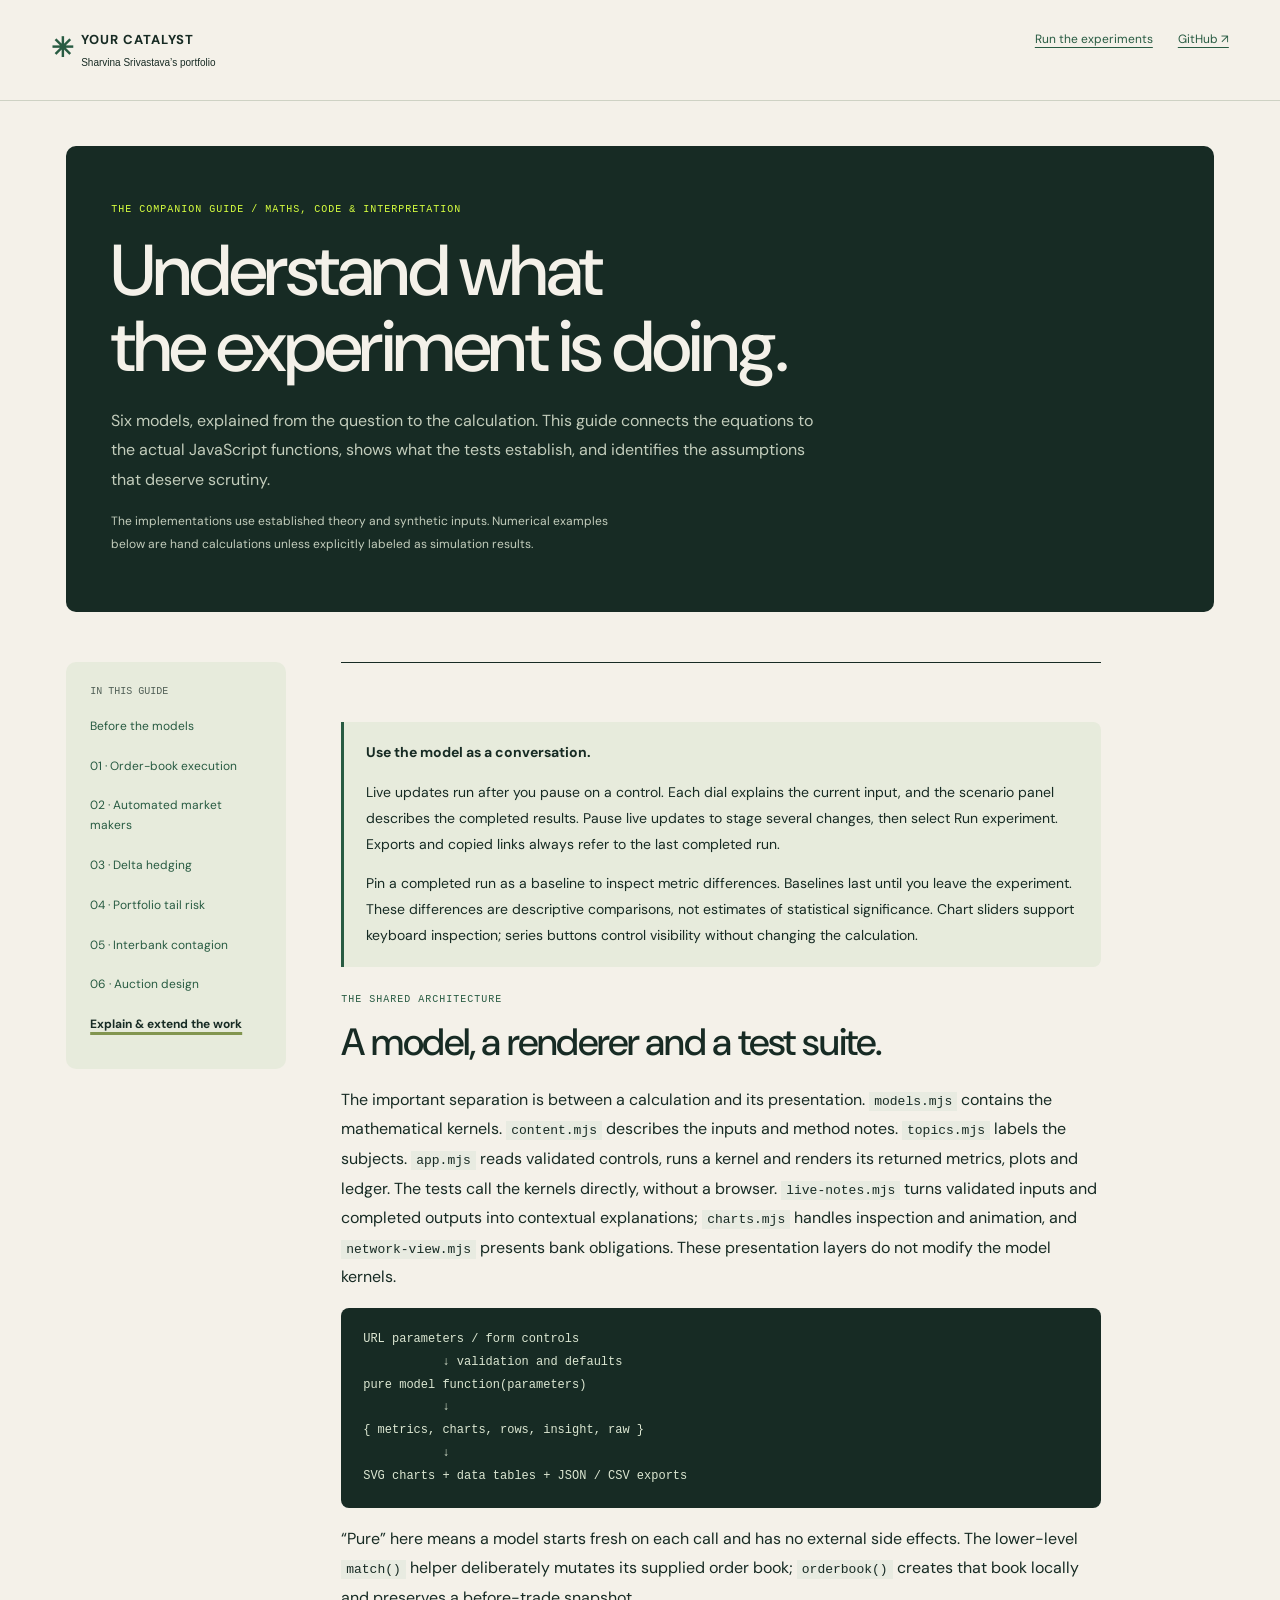
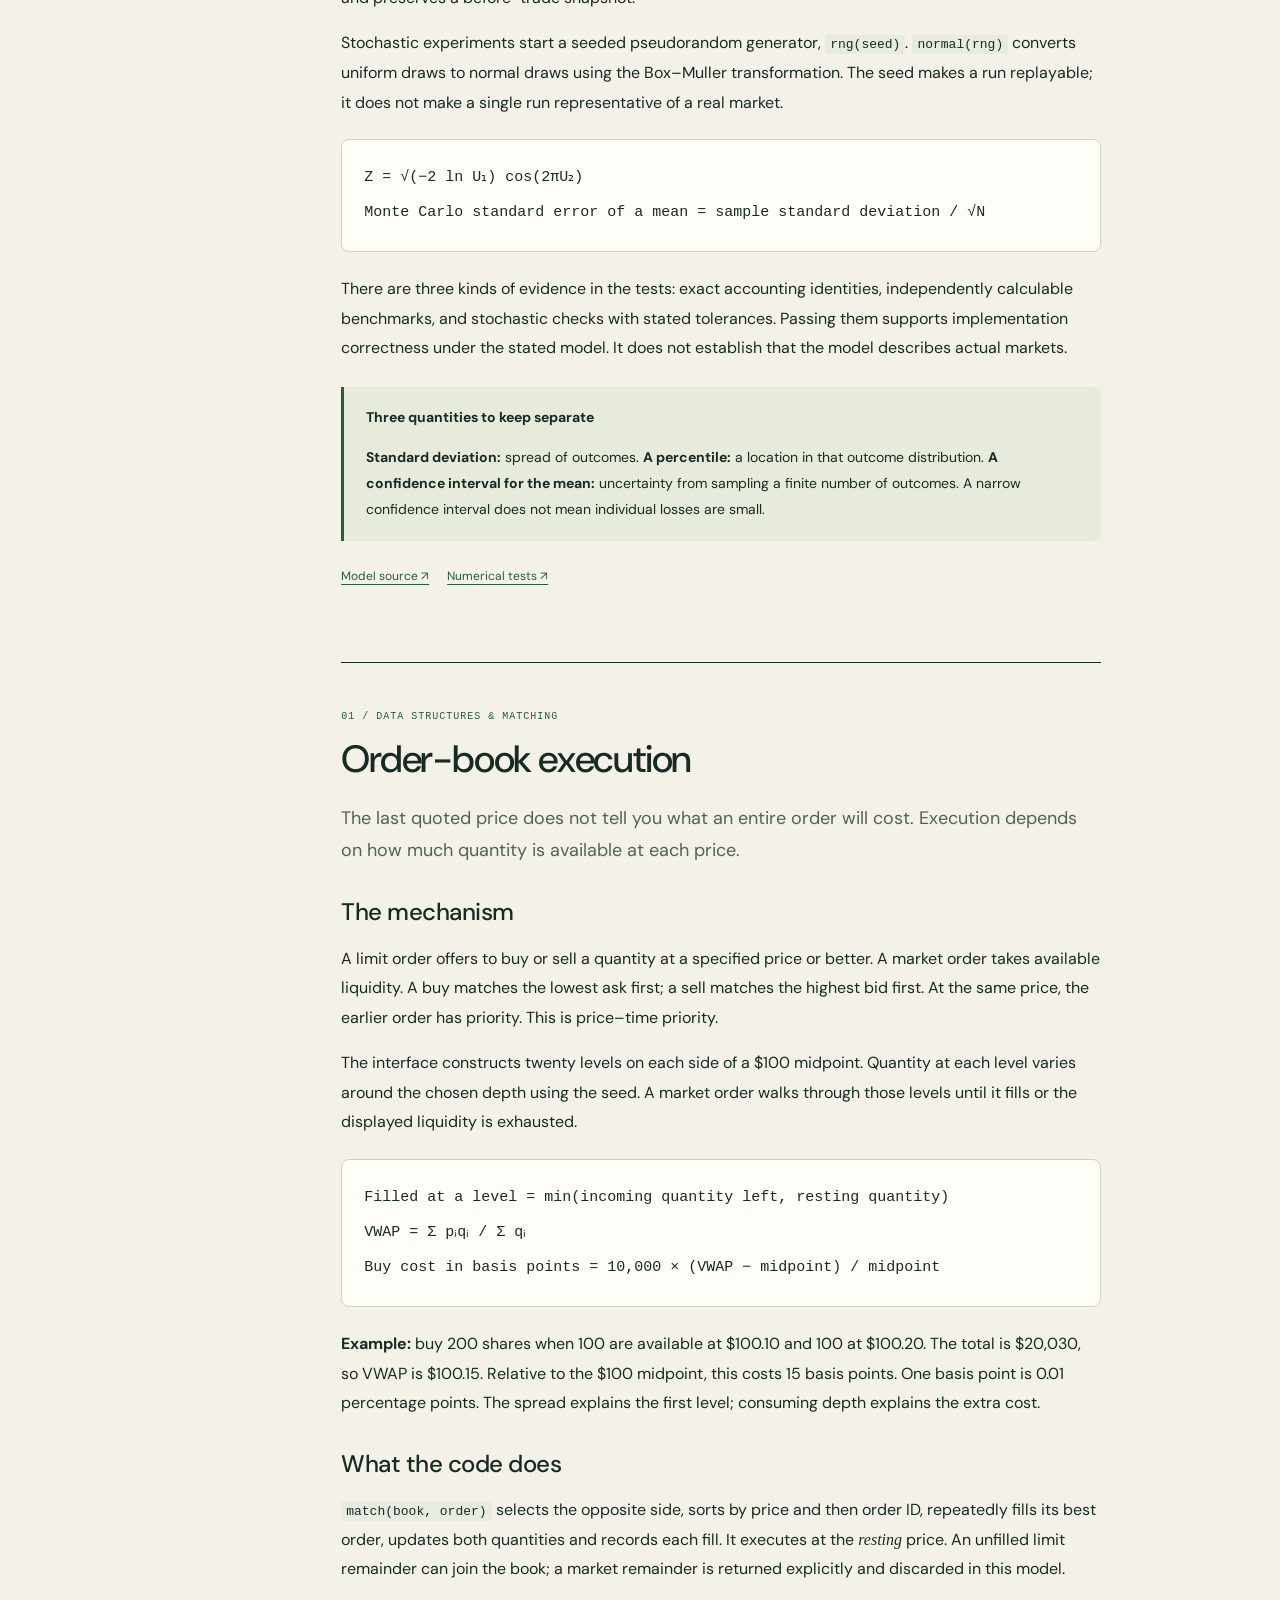
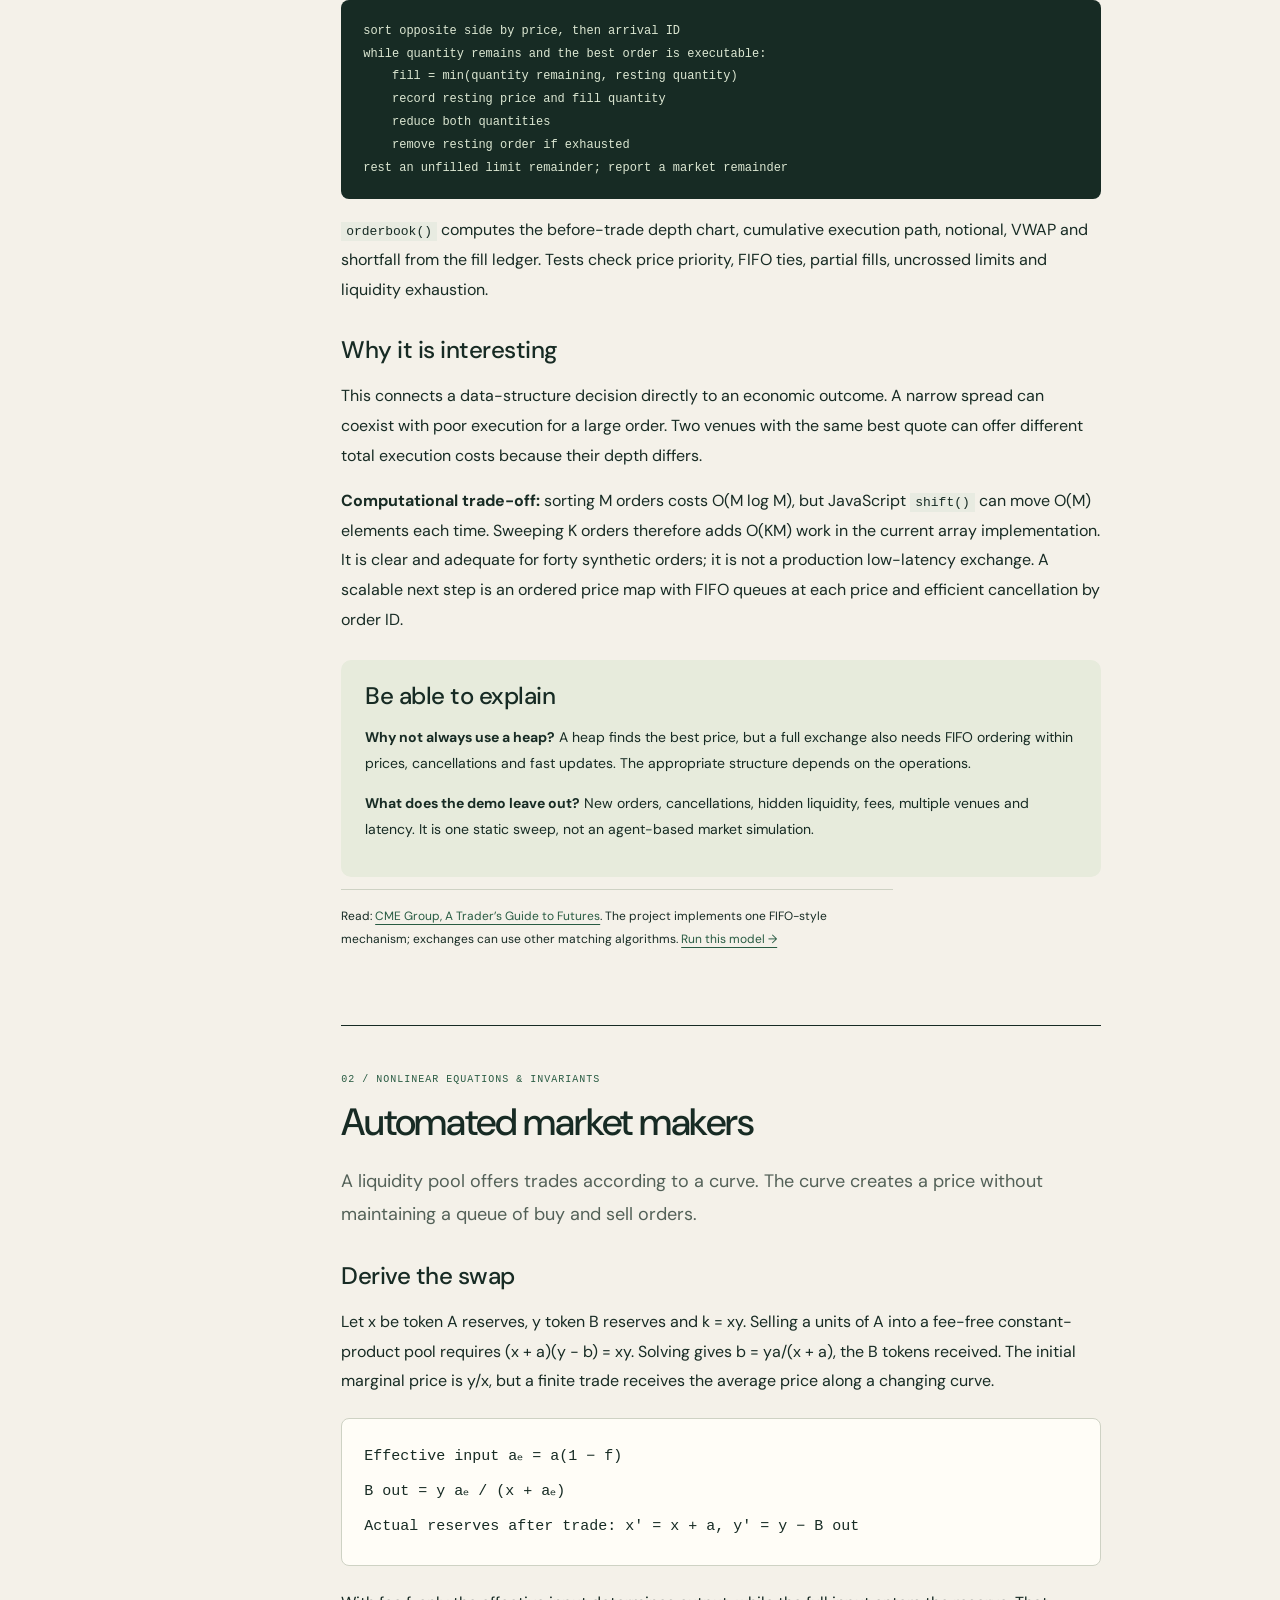
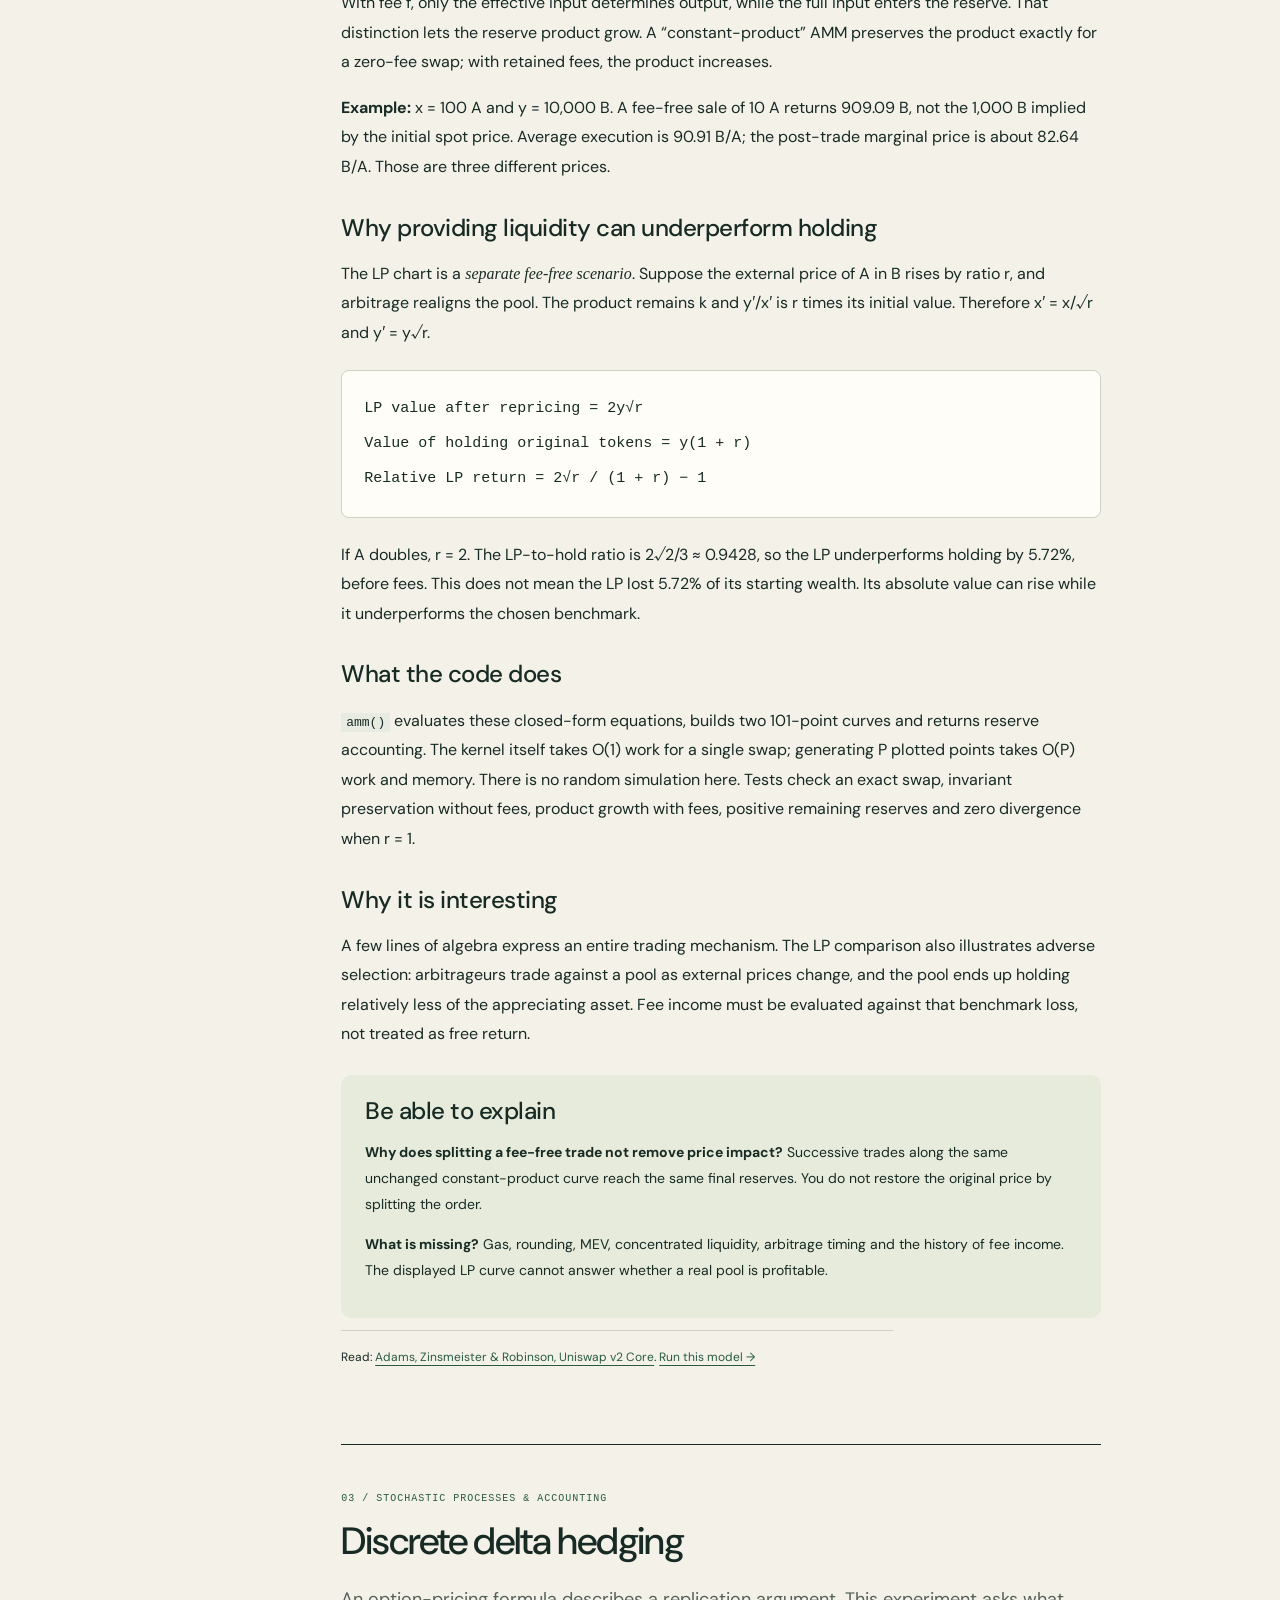
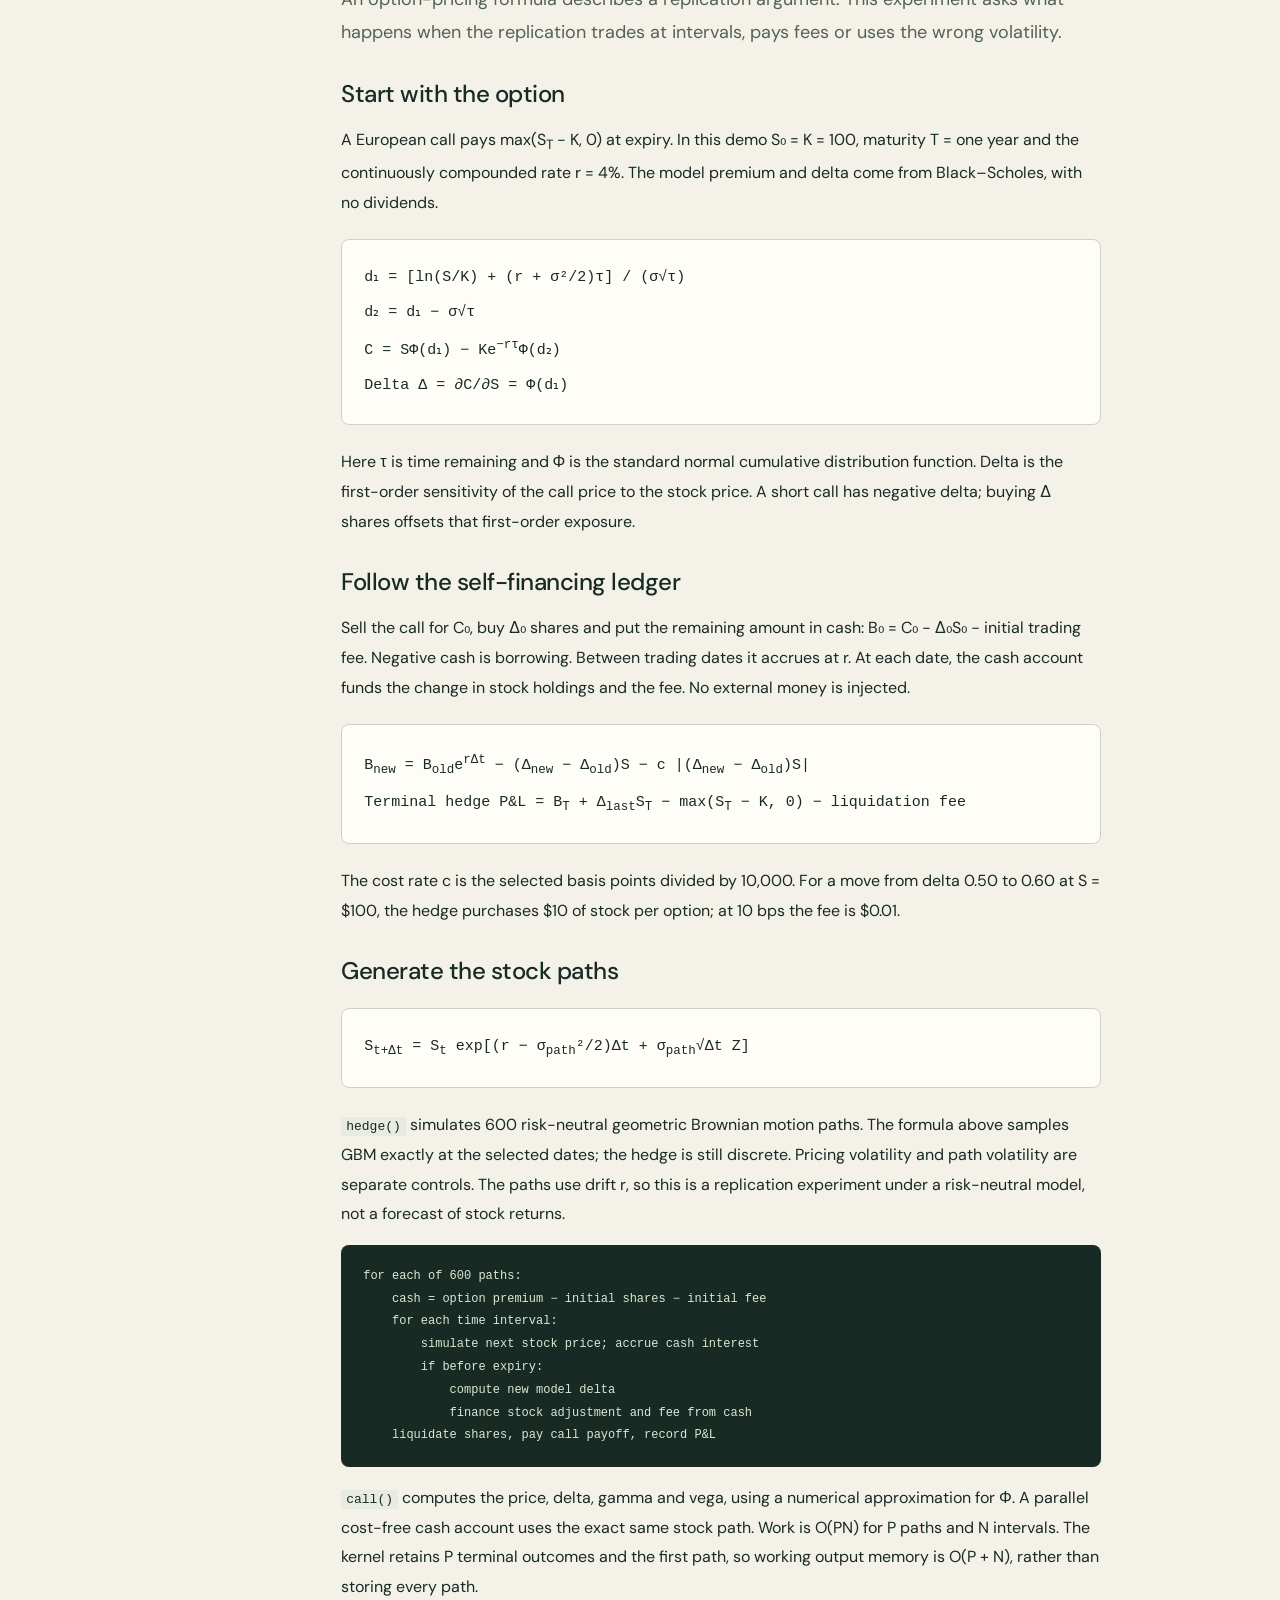
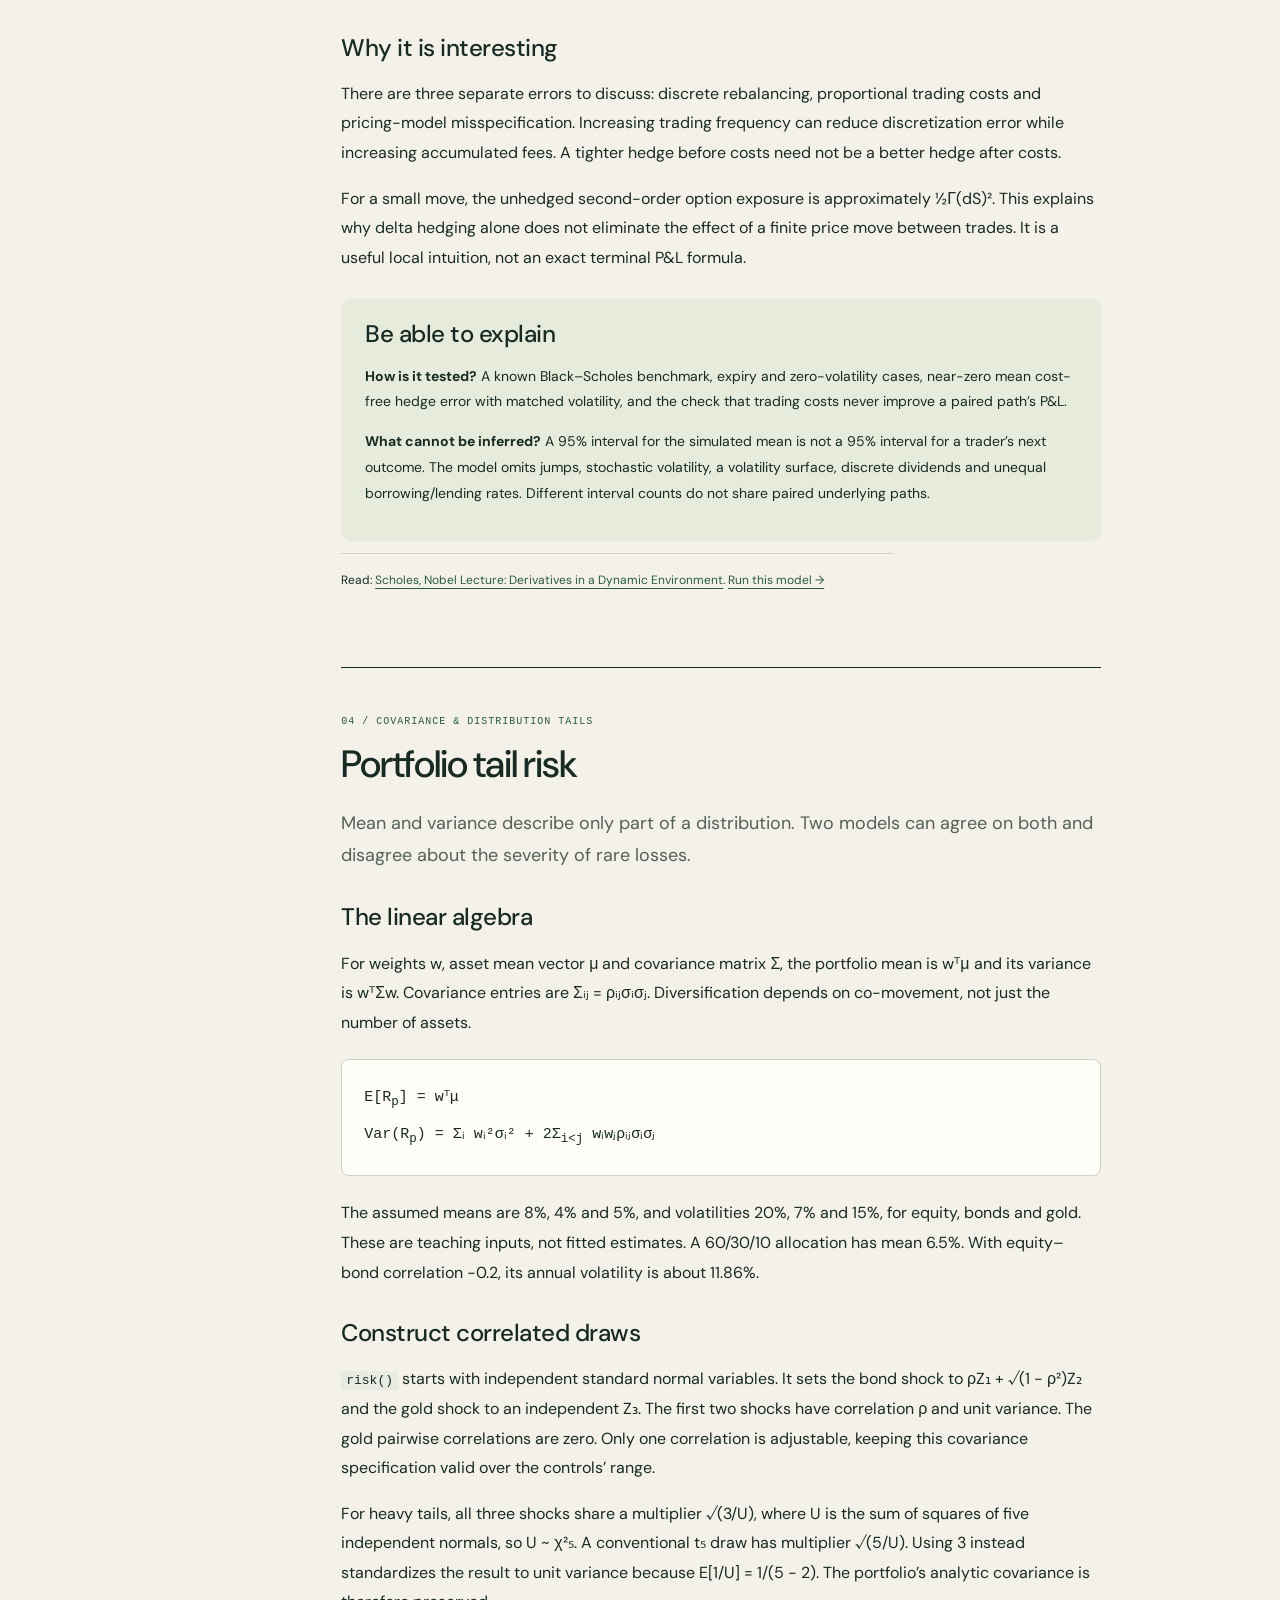
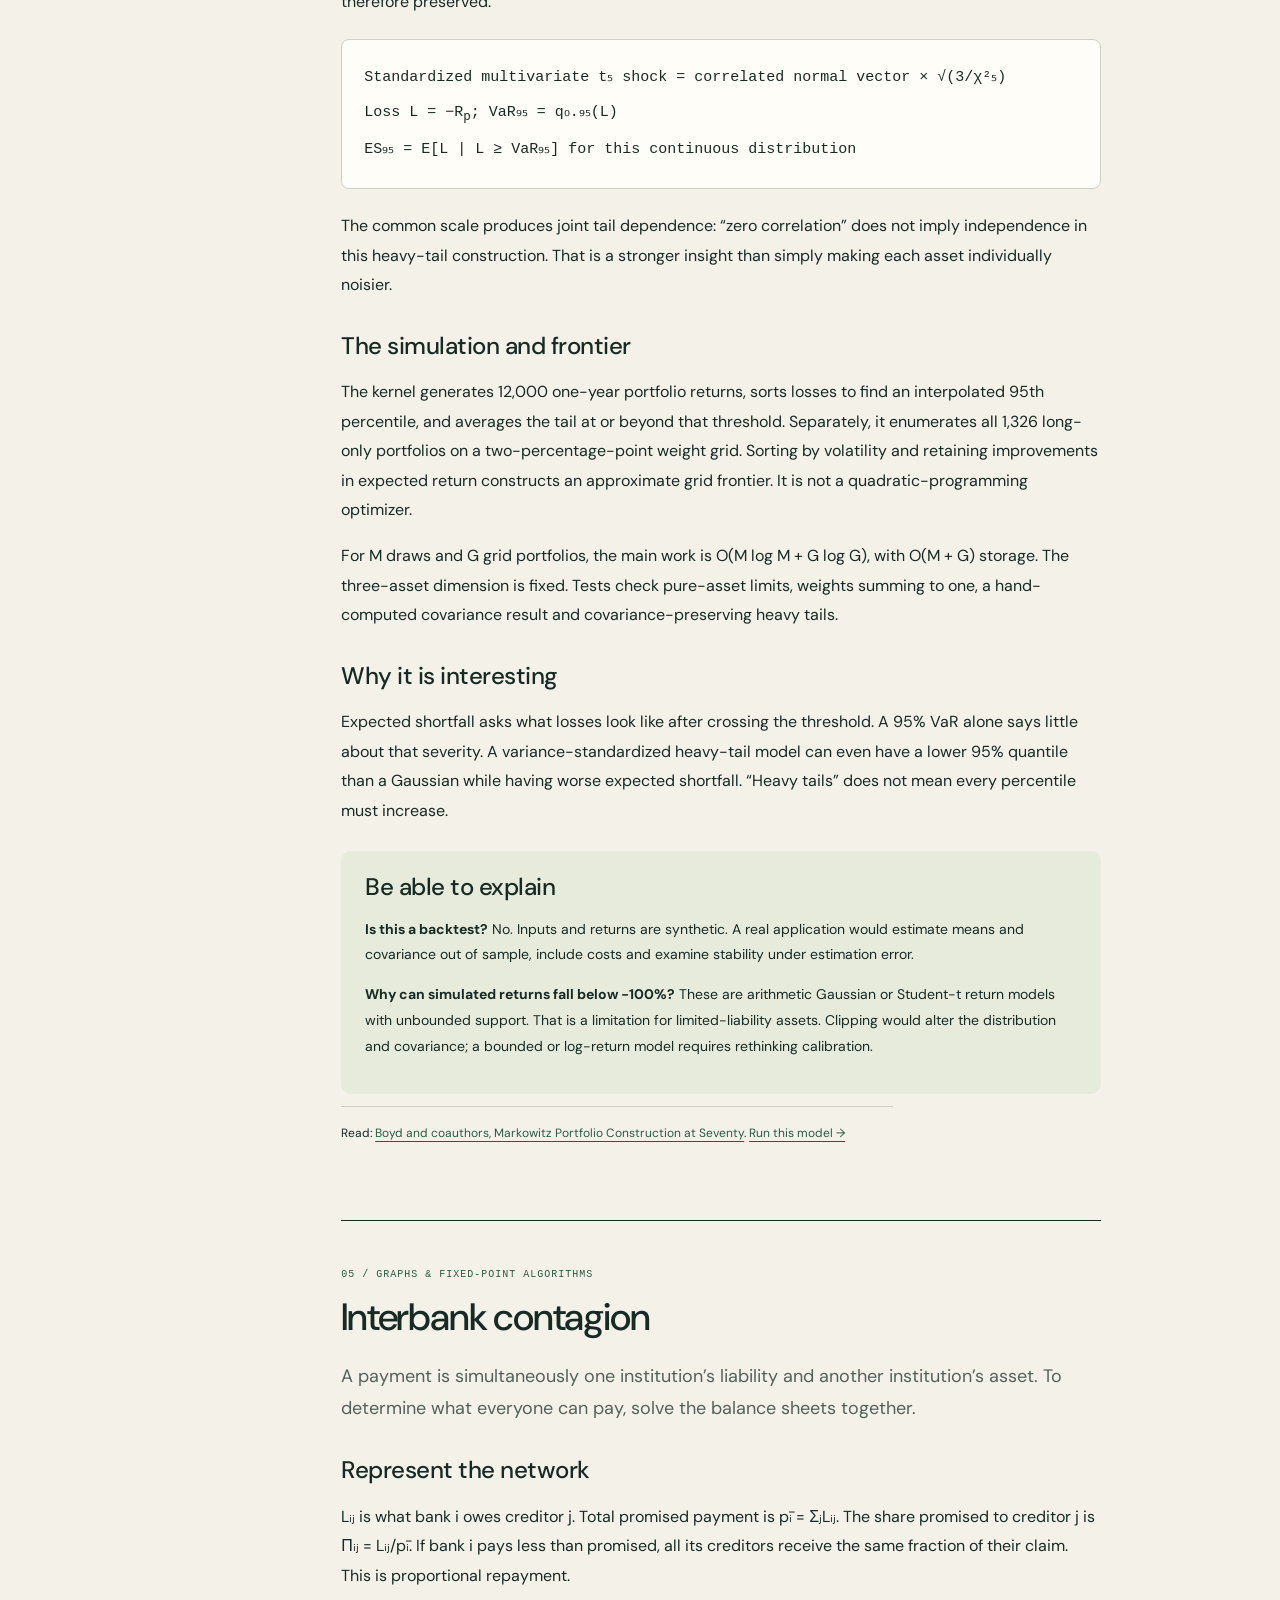
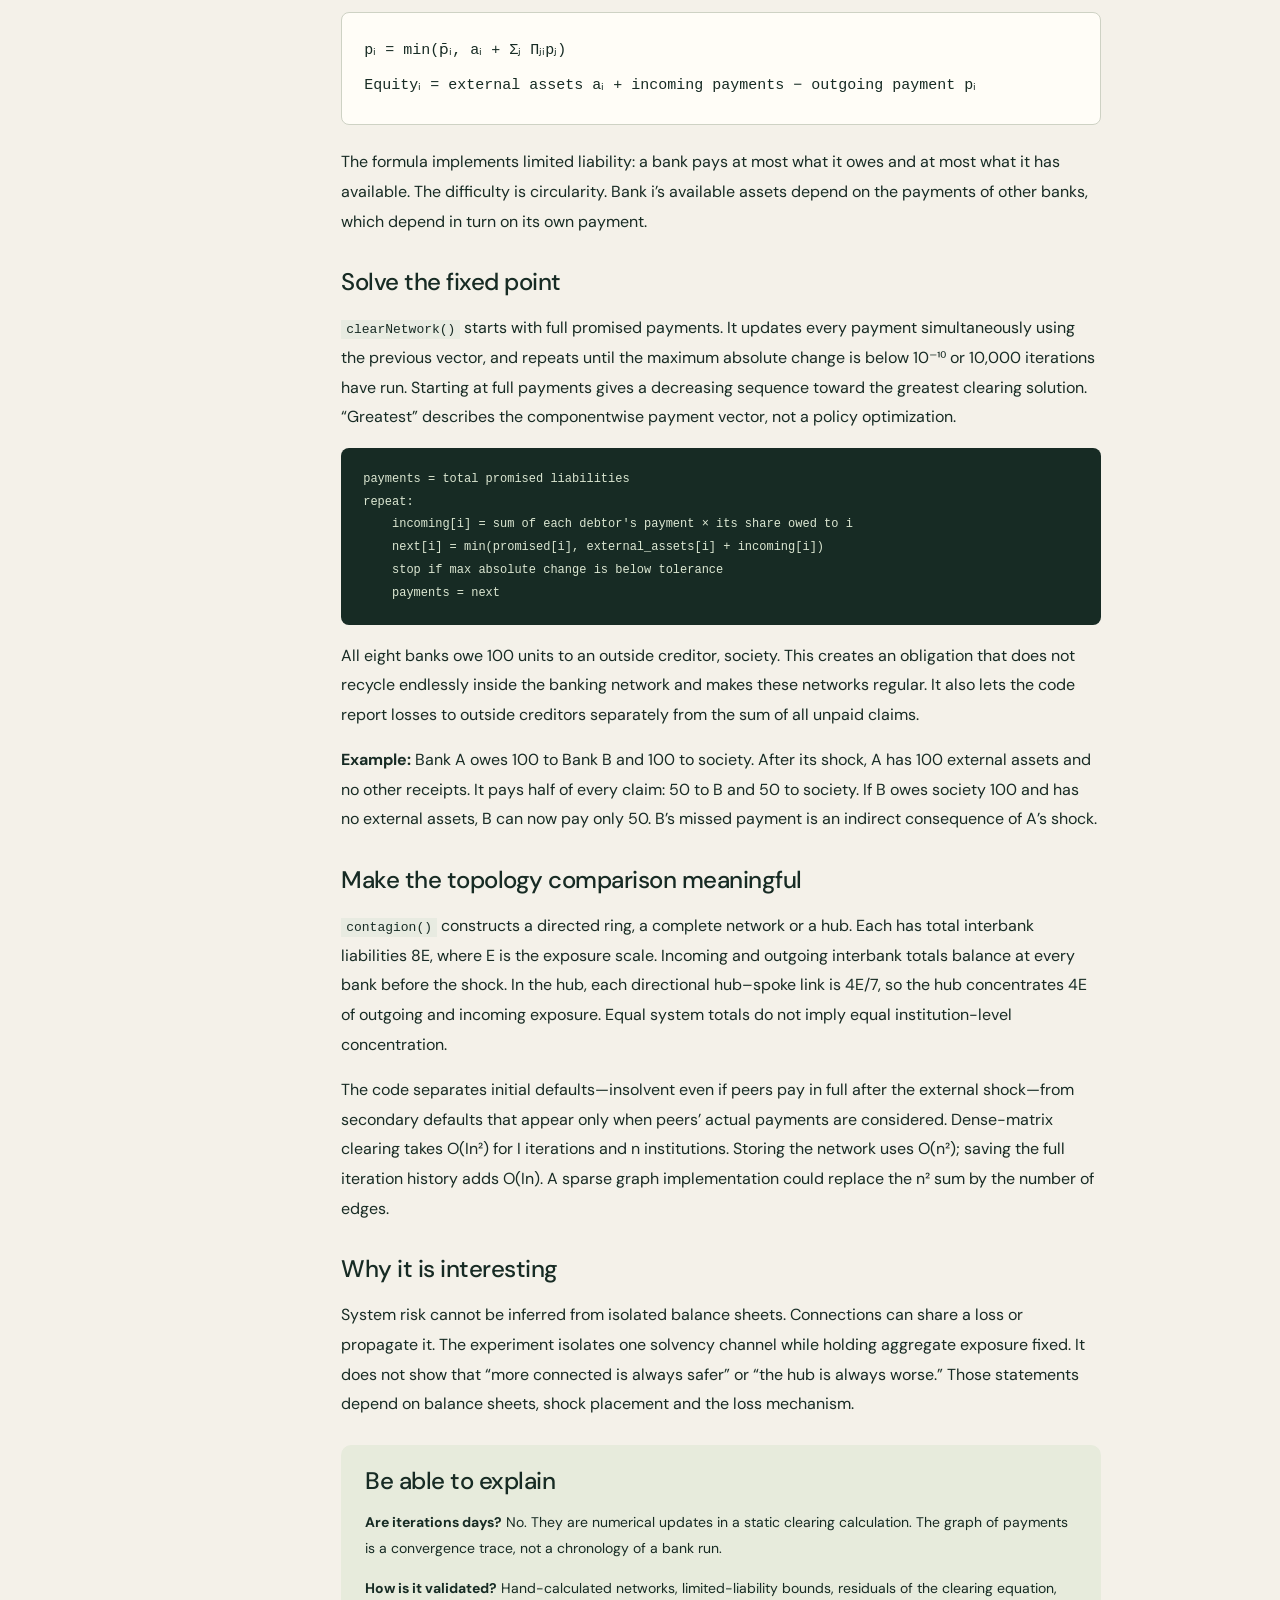
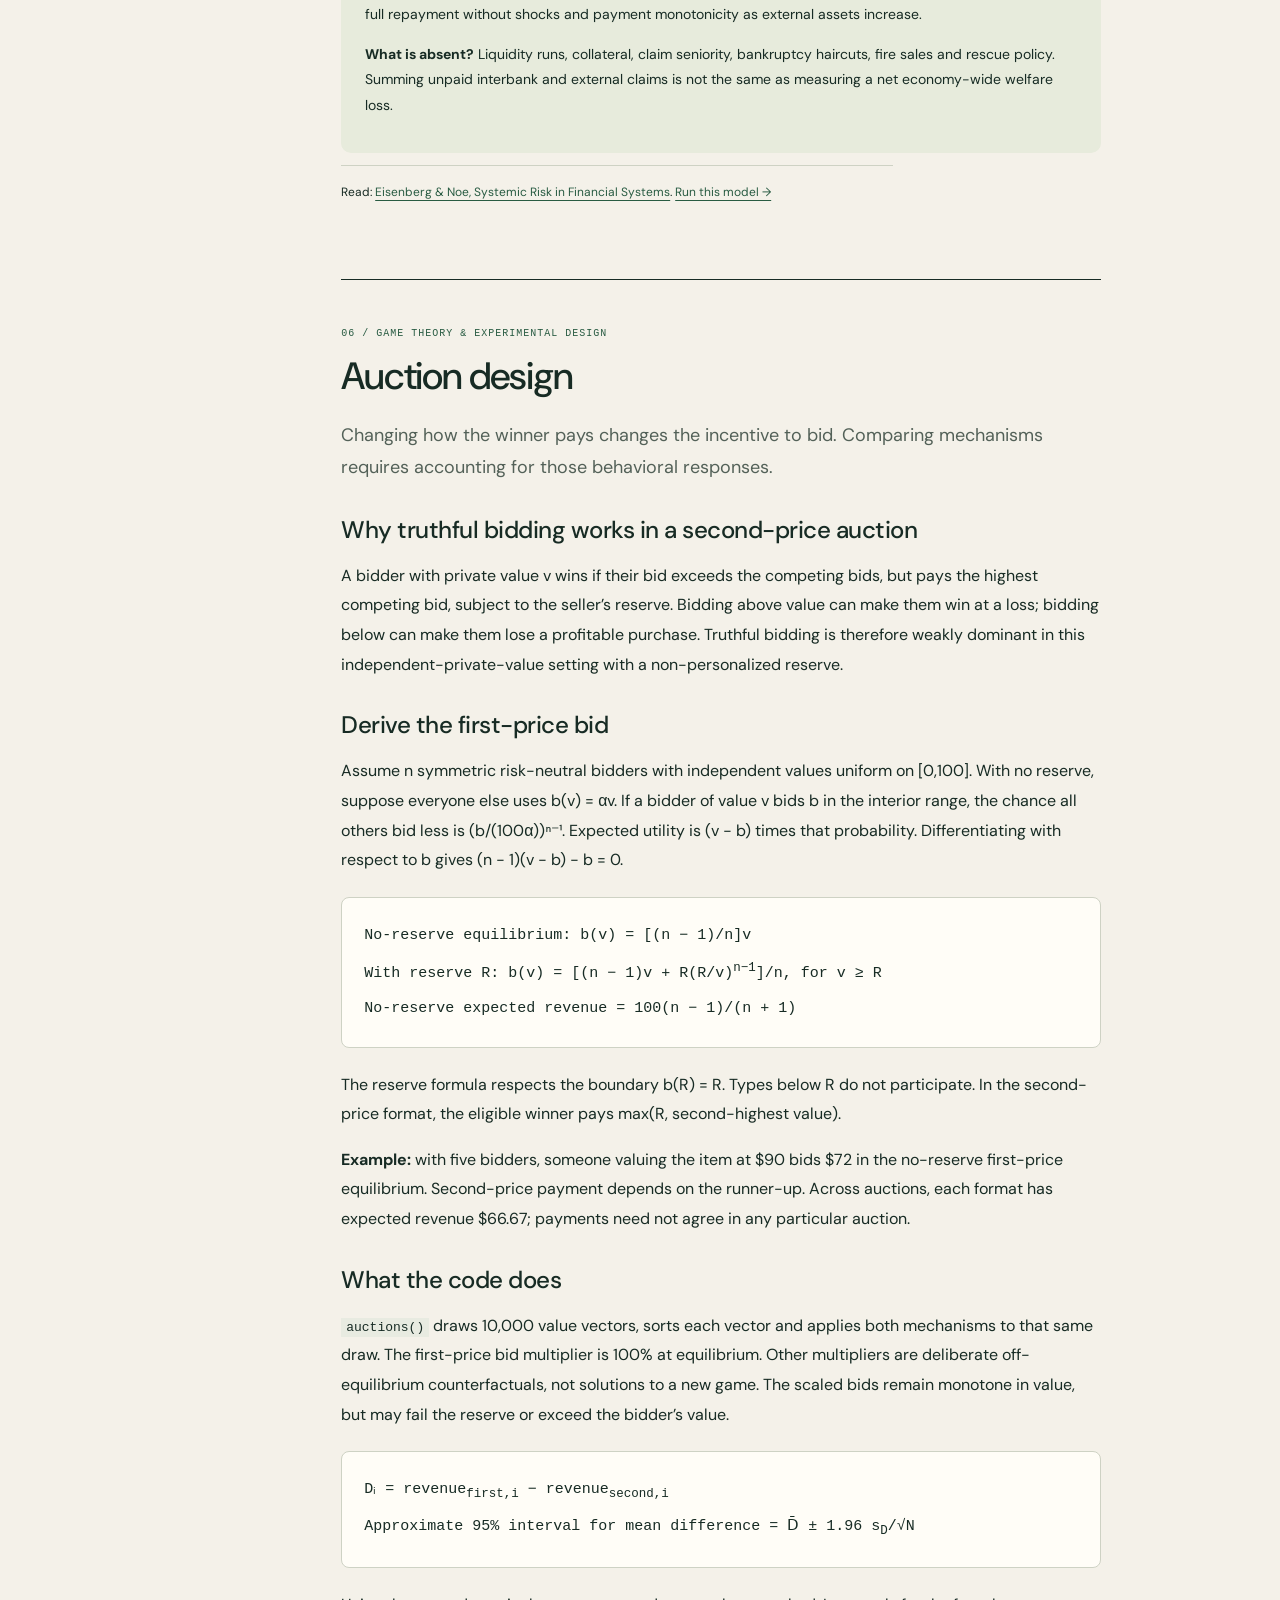
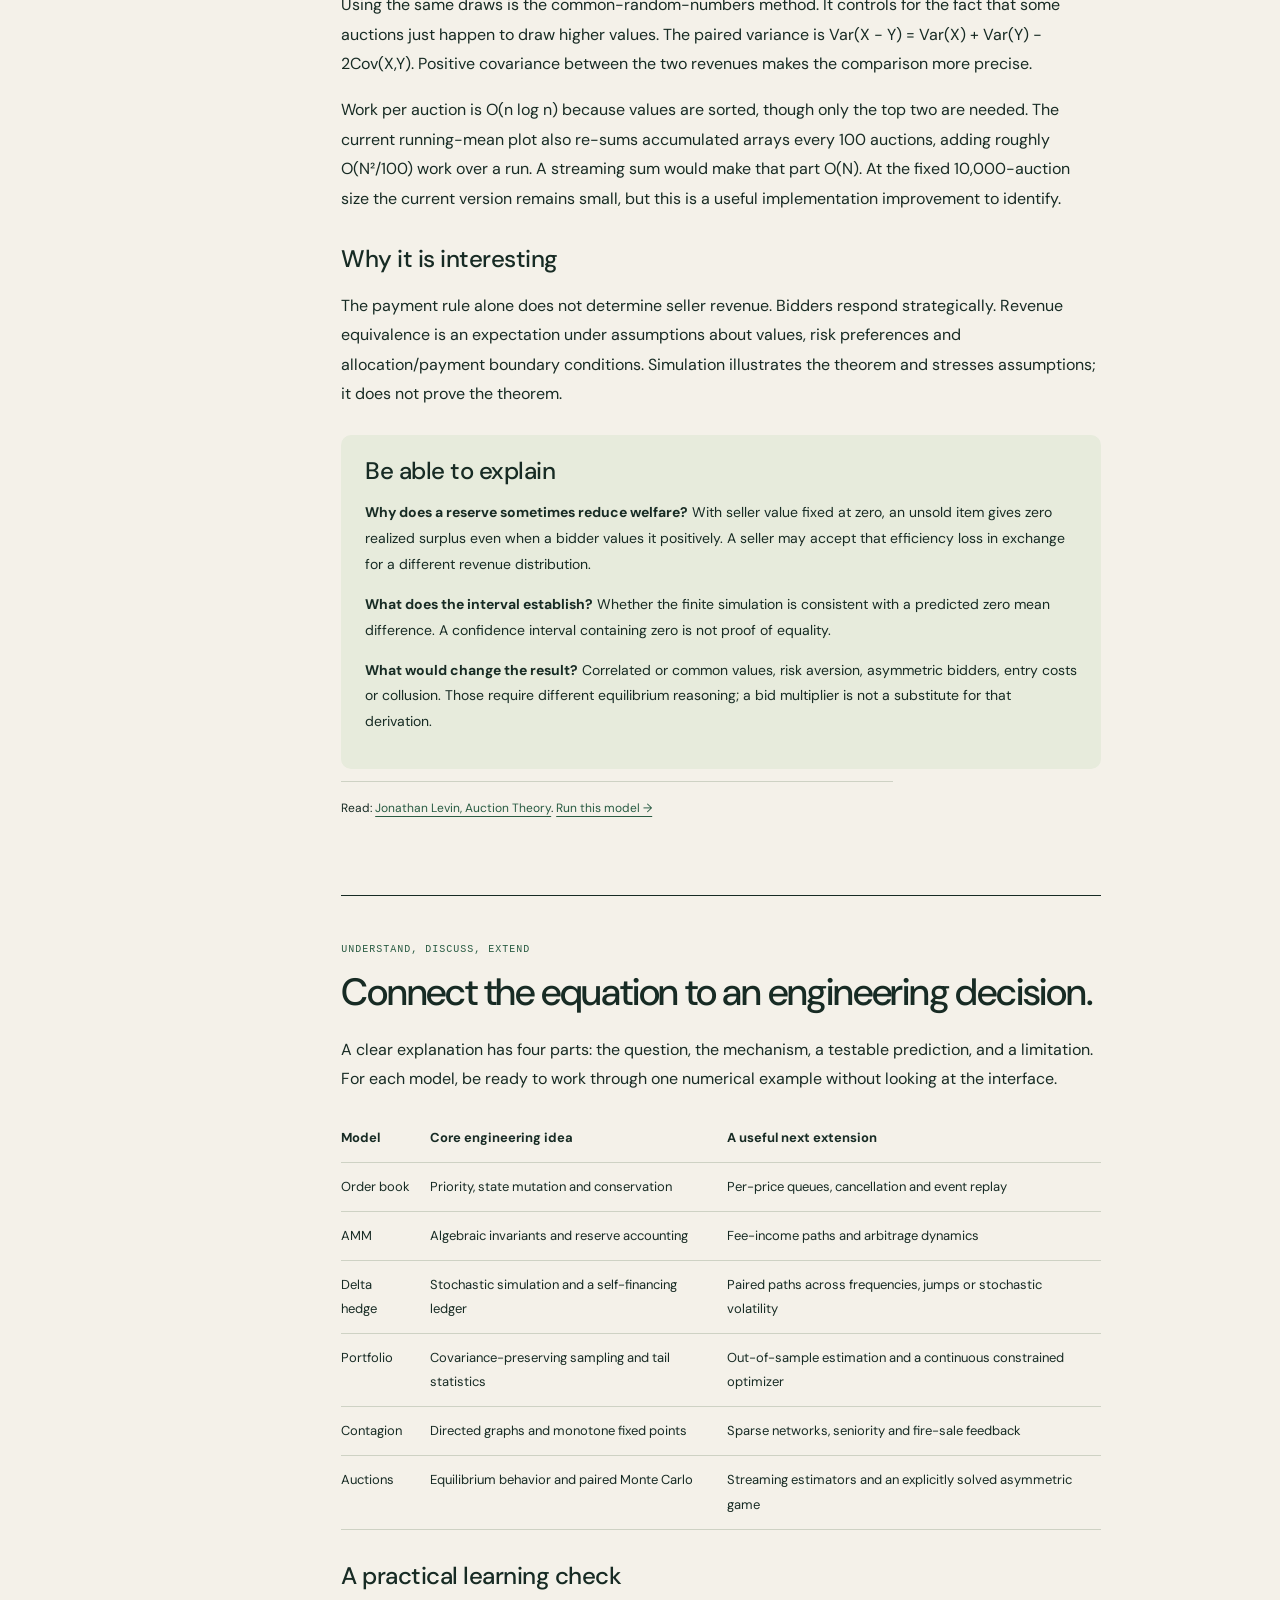
<file: experiments/learn.html>
<!doctype html>
<html lang="en">
  <head>
    <meta charset="utf-8" />
    <meta name="viewport" content="width=device-width, initial-scale=1" />
    <meta
      name="description"
      content="The mathematics, algorithms, tests and limitations behind six computational experiments in economics and finance."
    />
    <title>Maths & code · Your Catalyst</title>
    <style>
      :root {
        --paper: #f7f5ef;
        --ink: #252b29;
        --muted: #57635a;
        --line: #d5dbd0;
        --green: #286044;
        --pale: #e8ede3;
      }
      * {
        box-sizing: border-box;
      }
      html {
        scroll-behavior: smooth;
        scroll-padding-top: 25px;
      }
      body {
        margin: 0;
        background: var(--paper);
        color: var(--ink);
        font:
          16px/1.85 system-ui,
          -apple-system,
          sans-serif;
      }
      a {
        color: var(--green);
        text-underline-offset: 4px;
      }
      a:hover {
        text-decoration-thickness: 2px;
      }
      :focus-visible {
        outline: 3px solid #a64e36;
        outline-offset: 4px;
      }
      .skip {
        position: absolute;
        top: -80px;
        left: 20px;
      }
      .skip:focus {
        top: 10px;
        background: white;
        padding: 10px;
      }
      header {
        max-width: 1180px;
        padding: 24px 32px;
        margin: auto;
        display: flex;
        justify-content: space-between;
        gap: 25px;
        border-bottom: 1px solid var(--line);
        font-size: 12px;
      }
      header .brand {
        font-size: 13px;
        font-weight: 750;
        letter-spacing: 1px;
        color: var(--ink);
        text-decoration: none;
      }
      header nav {
        display: flex;
        gap: 25px;
      }
      main {
        max-width: 1180px;
        margin: auto;
        padding: 55px 32px 80px;
      }
      .hero {
        max-width: 850px;
        margin-bottom: 40px;
      }
      .eyebrow {
        font:
          10px/1.7 ui-monospace,
          monospace;
        letter-spacing: 1px;
        color: var(--green);
        text-transform: uppercase;
      }
      h1,
      h2,
      h3 {
        font-family: Georgia, serif;
        font-weight: 400;
        line-height: 1.25;
        letter-spacing: -0.5px;
      }
      h1 {
        font-size: clamp(38px, 5vw, 59px);
        margin: 15px 0 20px;
      }
      h2 {
        font-size: 35px;
        margin: 12px 0 20px;
      }
      h3 {
        font-size: 24px;
        margin: 30px 0 12px;
      }
      .hero p {
        max-width: 67ch;
        color: var(--muted);
      }
      .layout {
        display: grid;
        grid-template-columns: 220px minmax(0, 760px);
        gap: 55px;
        align-items: start;
      }
      .contents {
        position: sticky;
        top: 25px;
        padding: 18px 20px;
        border: 1px solid var(--line);
        font-size: 12px;
        line-height: 1.65;
      }
      .contents a {
        display: block;
        padding: 8px 0;
        text-decoration: none;
      }
      .contents a:hover {
        text-decoration: underline;
      }
      .contents strong {
        display: block;
        font:
          10px ui-monospace,
          monospace;
        color: var(--muted);
        margin-bottom: 10px;
      }
      .chapter {
        border-top: 2px solid var(--ink);
        padding-top: 25px;
        margin-bottom: 65px;
        scroll-margin-top: 20px;
      }
      .chapter > p,
      .chapter li {
        max-width: 69ch;
      }
      .lead {
        font-size: 18px;
        color: var(--muted);
        line-height: 1.8;
      }
      .formula {
        font:
          15px/2 ui-monospace,
          monospace;
        white-space: normal;
        overflow-wrap: anywhere;
        background: #fff9;
        border: 1px solid var(--line);
        padding: 18px 22px;
        margin: 22px 0;
      }
      .formula .line {
        display: block;
        margin: 5px 0;
      }
      .callout {
        padding: 18px 22px;
        border-left: 3px solid var(--green);
        background: var(--pale);
        margin: 24px 0;
        font-size: 14px;
      }
      .callout p:last-child {
        margin-bottom: 0;
      }
      pre {
        background: #eaece4;
        padding: 20px 22px;
        font:
          12px/1.9 ui-monospace,
          monospace;
        overflow: auto;
        tab-size: 2;
      }
      p code,
      li code {
        background: #e8ebe1;
        padding: 2px 5px;
        font-size: 13px;
      }
      table {
        border-collapse: collapse;
        width: 100%;
        font-size: 13px;
        margin: 20px 0;
      }
      th,
      td {
        text-align: left;
        vertical-align: top;
        padding: 12px 10px;
        border-bottom: 1px solid var(--line);
      }
      th:first-child,
      td:first-child {
        padding-left: 0;
      }
      ul,
      ol {
        padding-left: 23px;
      }
      li {
        margin: 10px 0;
      }
      details {
        border-top: 1px solid var(--line);
        margin: 22px 0;
        padding-top: 15px;
      }
      summary {
        cursor: pointer;
        font-size: 14px;
        font-weight: 600;
      }
      .questions {
        padding: 20px 24px;
        border: 1px solid var(--line);
        margin-top: 26px;
      }
      .questions h3 {
        margin-top: 0;
      }
      .questions p {
        font-size: 14px;
      }
      .links {
        display: flex;
        gap: 18px;
        flex-wrap: wrap;
        font-size: 12px;
        margin: 20px 0;
      }
      .small {
        font-size: 12px;
        color: var(--muted);
      }
      .source {
        font-size: 12px;
        border-top: 1px solid var(--line);
        padding-top: 15px;
        line-height: 1.9;
      }
      footer {
        border-top: 1px solid var(--line);
        max-width: 1180px;
        margin: auto;
        padding: 25px 32px;
        font-size: 11px;
        color: var(--muted);
      }
      @media (max-width: 800px) {
        .layout {
          grid-template-columns: 1fr;
          gap: 30px;
        }
        .contents {
          position: static;
          display: flex;
          gap: 0 18px;
          flex-wrap: wrap;
        }
        .contents strong {
          width: 100%;
          margin: 5px 0;
        }
        .contents a {
          padding: 5px 0;
        }
        main {
          padding: 35px 22px 60px;
        }
        header {
          padding: 20px 22px;
          flex-wrap: wrap;
        }
        header nav {
          gap: 18px;
        }
        h2 {
          font-size: 31px;
        }
        .chapter {
          margin-bottom: 45px;
        }
        .formula {
          font-size: 13px;
          padding: 16px;
        }
        body {
          font-size: 15px;
        }
        pre {
          font-size: 11px;
        }
        table {
          font-size: 12px;
        }
        .table-wrap {
          overflow: auto;
        }
      }
      @media (prefers-reduced-motion: reduce) {
        html {
          scroll-behavior: auto;
        }
      }
      @media print {
        header,
        .contents,
        footer,
        .skip {
          display: none;
        }
        .layout {
          display: block;
        }
        body {
          background: white;
          font-size: 11pt;
        }
        main {
          padding: 0;
        }
        .chapter {
          break-before: page;
        }
        .chapter:first-child {
          break-before: auto;
        }
        h2,
        h3 {
          break-after: avoid;
        }
        .formula,
        pre,
        .callout {
          break-inside: avoid;
        }
        a {
          color: inherit;
        }
        .hero {
          margin-bottom: 25px;
        }
      }
    </style>
    <link rel="stylesheet" href="./design.css?v=20261021-2" />
    <script type="module" src="./reading.mjs"></script>
  </head>
  <body class="guide-page">
    <a class="skip" href="#architecture">Skip to the guide</a>
    <header>
      <a class="brand" href="https://yourcatalyst.in/">YOUR CATALYST<span style="display:block;font:10px/1.8 Arial,sans-serif;letter-spacing:0;font-weight:400">Sharvina Srivastava’s portfolio</span></a>
      <nav aria-label="Main">
        <a href="https://lab.yourcatalyst.in/experiments/"
          >Run the experiments</a
        ><a href="https://github.com/thetarocks/catalyst-lab">GitHub ↗</a>
      </nav>
    </header>
    <main>
      <section class="hero">
        <p class="eyebrow">
          THE COMPANION GUIDE / MATHS, CODE & INTERPRETATION
        </p>
        <h1>Understand what<br />the experiment is doing.</h1>
        <p>
          Six models, explained from the question to the calculation. This guide
          connects the equations to the actual JavaScript functions, shows what
          the tests establish, and identifies the assumptions that deserve
          scrutiny.
        </p>
        <p class="small">
          The implementations use established theory and synthetic inputs.
          Numerical examples below are hand calculations unless explicitly
          labeled as simulation results.
        </p>
      </section>
      <div class="layout">
        <nav class="contents" aria-label="Guide contents">
          <strong>IN THIS GUIDE</strong
          ><a href="#architecture">Before the models</a
          ><a href="#orderbook">01 · Order-book execution</a
          ><a href="#amm">02 · Automated market makers</a
          ><a href="#hedge">03 · Delta hedging</a
          ><a href="#risk">04 · Portfolio tail risk</a
          ><a href="#contagion">05 · Interbank contagion</a
          ><a href="#auctions">06 · Auction design</a
          ><a href="#discussion">Explain & extend the work</a>
        </nav>
        <div>
          <section class="chapter" id="architecture">
            <div class="callout">
              <strong>Use the model as a conversation.</strong>
              <p>
                Live updates run after you pause on a control. Each dial
                explains the current input, and the scenario panel describes the
                completed results. Pause live updates to stage several changes,
                then select Run experiment. Exports and copied links always
                refer to the last completed run.
              </p>
              <p>
                Pin a completed run as a baseline to inspect metric differences.
                Baselines last until you leave the experiment. These differences
                are descriptive comparisons, not estimates of statistical
                significance. Chart sliders support keyboard inspection; series
                buttons control visibility without changing the calculation.
              </p>
            </div>
            <p class="eyebrow">THE SHARED ARCHITECTURE</p>
            <h2>A model, a renderer and a test suite.</h2>
            <p>
              The important separation is between a calculation and its
              presentation. <code>models.mjs</code> contains the mathematical
              kernels. <code>content.mjs</code> describes the inputs and method
              notes. <code>topics.mjs</code> labels the subjects.
              <code>app.mjs</code> reads validated controls, runs a kernel and
              renders its returned metrics, plots and ledger. The tests call the
              kernels directly, without a browser.
              <code>live-notes.mjs</code> turns validated inputs and completed
              outputs into contextual explanations;
              <code>charts.mjs</code> handles inspection and animation, and
              <code>network-view.mjs</code> presents bank obligations. These
              presentation layers do not modify the model kernels.
            </p>
            <pre>
URL parameters / form controls
           ↓ validation and defaults
pure model function(parameters)
           ↓
{ metrics, charts, rows, insight, raw }
           ↓
SVG charts + data tables + JSON / CSV exports</pre
            >
            <p>
              “Pure” here means a model starts fresh on each call and has no
              external side effects. The lower-level <code>match()</code> helper
              deliberately mutates its supplied order book;
              <code>orderbook()</code> creates that book locally and preserves a
              before-trade snapshot.
            </p>
            <p>
              Stochastic experiments start a seeded pseudorandom generator,
              <code>rng(seed)</code>. <code>normal(rng)</code> converts uniform
              draws to normal draws using the Box–Muller transformation. The
              seed makes a run replayable; it does not make a single run
              representative of a real market.
            </p>
            <div class="formula">
              <span class="line">Z = √(−2 ln U₁) cos(2πU₂)</span
              ><span class="line"
                >Monte Carlo standard error of a mean = sample standard
                deviation / √N</span
              >
            </div>
            <p>
              There are three kinds of evidence in the tests: exact accounting
              identities, independently calculable benchmarks, and stochastic
              checks with stated tolerances. Passing them supports
              implementation correctness under the stated model. It does not
              establish that the model describes actual markets.
            </p>
            <div class="callout">
              <strong>Three quantities to keep separate</strong>
              <p>
                <b>Standard deviation:</b> spread of outcomes.
                <b>A percentile:</b> a location in that outcome distribution.
                <b>A confidence interval for the mean:</b> uncertainty from
                sampling a finite number of outcomes. A narrow confidence
                interval does not mean individual losses are small.
              </p>
            </div>
            <div class="links">
              <a
                href="https://github.com/thetarocks/catalyst-lab/blob/main/experiments/models.mjs"
                >Model source ↗</a
              ><a
                href="https://github.com/thetarocks/catalyst-lab/blob/main/experiments/models.test.mjs"
                >Numerical tests ↗</a
              >
            </div>
          </section>

          <section class="chapter" id="orderbook">
            <p class="eyebrow">01 / DATA STRUCTURES & MATCHING</p>
            <h2>Order-book execution</h2>
            <p class="lead">
              The last quoted price does not tell you what an entire order will
              cost. Execution depends on how much quantity is available at each
              price.
            </p>
            <h3>The mechanism</h3>
            <p>
              A limit order offers to buy or sell a quantity at a specified
              price or better. A market order takes available liquidity. A buy
              matches the lowest ask first; a sell matches the highest bid
              first. At the same price, the earlier order has priority. This is
              price–time priority.
            </p>
            <p>
              The interface constructs twenty levels on each side of a $100
              midpoint. Quantity at each level varies around the chosen depth
              using the seed. A market order walks through those levels until it
              fills or the displayed liquidity is exhausted.
            </p>
            <div class="formula">
              <span class="line"
                >Filled at a level = min(incoming quantity left, resting
                quantity)</span
              ><span class="line">VWAP = Σ pᵢqᵢ / Σ qᵢ</span
              ><span class="line"
                >Buy cost in basis points = 10,000 × (VWAP − midpoint) /
                midpoint</span
              >
            </div>
            <p>
              <b>Example:</b> buy 200 shares when 100 are available at $100.10
              and 100 at $100.20. The total is $20,030, so VWAP is $100.15.
              Relative to the $100 midpoint, this costs 15 basis points. One
              basis point is 0.01 percentage points. The spread explains the
              first level; consuming depth explains the extra cost.
            </p>
            <h3>What the code does</h3>
            <p>
              <code>match(book, order)</code> selects the opposite side, sorts
              by price and then order ID, repeatedly fills its best order,
              updates both quantities and records each fill. It executes at the
              <em>resting</em> price. An unfilled limit remainder can join the
              book; a market remainder is returned explicitly and discarded in
              this model.
            </p>
            <pre>
sort opposite side by price, then arrival ID
while quantity remains and the best order is executable:
    fill = min(quantity remaining, resting quantity)
    record resting price and fill quantity
    reduce both quantities
    remove resting order if exhausted
rest an unfilled limit remainder; report a market remainder</pre
            >
            <p>
              <code>orderbook()</code> computes the before-trade depth chart,
              cumulative execution path, notional, VWAP and shortfall from the
              fill ledger. Tests check price priority, FIFO ties, partial fills,
              uncrossed limits and liquidity exhaustion.
            </p>
            <h3>Why it is interesting</h3>
            <p>
              This connects a data-structure decision directly to an economic
              outcome. A narrow spread can coexist with poor execution for a
              large order. Two venues with the same best quote can offer
              different total execution costs because their depth differs.
            </p>
            <p>
              <b>Computational trade-off:</b> sorting M orders costs O(M log M),
              but JavaScript <code>shift()</code> can move O(M) elements each
              time. Sweeping K orders therefore adds O(KM) work in the current
              array implementation. It is clear and adequate for forty synthetic
              orders; it is not a production low-latency exchange. A scalable
              next step is an ordered price map with FIFO queues at each price
              and efficient cancellation by order ID.
            </p>
            <div class="questions">
              <h3>Be able to explain</h3>
              <p>
                <b>Why not always use a heap?</b> A heap finds the best price,
                but a full exchange also needs FIFO ordering within prices,
                cancellations and fast updates. The appropriate structure
                depends on the operations.
              </p>
              <p>
                <b>What does the demo leave out?</b> New orders, cancellations,
                hidden liquidity, fees, multiple venues and latency. It is one
                static sweep, not an agent-based market simulation.
              </p>
            </div>
            <p class="source">
              Read:
              <a
                href="https://www.cmegroup.com/education/files/a-traders-guide-to-futures.pdf"
                >CME Group, A Trader’s Guide to Futures</a
              >. The project implements one FIFO-style mechanism; exchanges can
              use other matching algorithms.
              <a href="https://lab.yourcatalyst.in/experiments/#orderbook"
                >Run this model →</a
              >
            </p>
          </section>

          <section class="chapter" id="amm">
            <p class="eyebrow">02 / NONLINEAR EQUATIONS & INVARIANTS</p>
            <h2>Automated market makers</h2>
            <p class="lead">
              A liquidity pool offers trades according to a curve. The curve
              creates a price without maintaining a queue of buy and sell
              orders.
            </p>
            <h3>Derive the swap</h3>
            <p>
              Let x be token A reserves, y token B reserves and k = xy. Selling
              a units of A into a fee-free constant-product pool requires (x +
              a)(y − b) = xy. Solving gives b = ya/(x + a), the B tokens
              received. The initial marginal price is y/x, but a finite trade
              receives the average price along a changing curve.
            </p>
            <div class="formula">
              <span class="line">Effective input aₑ = a(1 − f)</span
              ><span class="line">B out = y aₑ / (x + aₑ)</span
              ><span class="line"
                >Actual reserves after trade: x′ = x + a, y′ = y − B out</span
              >
            </div>
            <p>
              With fee f, only the effective input determines output, while the
              full input enters the reserve. That distinction lets the reserve
              product grow. A “constant-product” AMM preserves the product
              exactly for a zero-fee swap; with retained fees, the product
              increases.
            </p>
            <p>
              <b>Example:</b> x = 100 A and y = 10,000 B. A fee-free sale of 10
              A returns 909.09 B, not the 1,000 B implied by the initial spot
              price. Average execution is 90.91 B/A; the post-trade marginal
              price is about 82.64 B/A. Those are three different prices.
            </p>
            <h3>Why providing liquidity can underperform holding</h3>
            <p>
              The LP chart is a <em>separate fee-free scenario</em>. Suppose the
              external price of A in B rises by ratio r, and arbitrage realigns
              the pool. The product remains k and y′/x′ is r times its initial
              value. Therefore x′ = x/√r and y′ = y√r.
            </p>
            <div class="formula">
              <span class="line">LP value after repricing = 2y√r</span
              ><span class="line"
                >Value of holding original tokens = y(1 + r)</span
              ><span class="line">Relative LP return = 2√r / (1 + r) − 1</span>
            </div>
            <p>
              If A doubles, r = 2. The LP-to-hold ratio is 2√2/3 ≈ 0.9428, so
              the LP underperforms holding by 5.72%, before fees. This does not
              mean the LP lost 5.72% of its starting wealth. Its absolute value
              can rise while it underperforms the chosen benchmark.
            </p>
            <h3>What the code does</h3>
            <p>
              <code>amm()</code> evaluates these closed-form equations, builds
              two 101-point curves and returns reserve accounting. The kernel
              itself takes O(1) work for a single swap; generating P plotted
              points takes O(P) work and memory. There is no random simulation
              here. Tests check an exact swap, invariant preservation without
              fees, product growth with fees, positive remaining reserves and
              zero divergence when r = 1.
            </p>
            <h3>Why it is interesting</h3>
            <p>
              A few lines of algebra express an entire trading mechanism. The LP
              comparison also illustrates adverse selection: arbitrageurs trade
              against a pool as external prices change, and the pool ends up
              holding relatively less of the appreciating asset. Fee income must
              be evaluated against that benchmark loss, not treated as free
              return.
            </p>
            <div class="questions">
              <h3>Be able to explain</h3>
              <p>
                <b
                  >Why does splitting a fee-free trade not remove price
                  impact?</b
                >
                Successive trades along the same unchanged constant-product
                curve reach the same final reserves. You do not restore the
                original price by splitting the order.
              </p>
              <p>
                <b>What is missing?</b> Gas, rounding, MEV, concentrated
                liquidity, arbitrage timing and the history of fee income. The
                displayed LP curve cannot answer whether a real pool is
                profitable.
              </p>
            </div>
            <p class="source">
              Read:
              <a href="https://app.uniswap.org/whitepaper.pdf"
                >Adams, Zinsmeister & Robinson, Uniswap v2 Core</a
              >.
              <a href="https://lab.yourcatalyst.in/experiments/#amm"
                >Run this model →</a
              >
            </p>
          </section>

          <section class="chapter" id="hedge">
            <p class="eyebrow">03 / STOCHASTIC PROCESSES & ACCOUNTING</p>
            <h2>Discrete delta hedging</h2>
            <p class="lead">
              An option-pricing formula describes a replication argument. This
              experiment asks what happens when the replication trades at
              intervals, pays fees or uses the wrong volatility.
            </p>
            <h3>Start with the option</h3>
            <p>
              A European call pays max(S<sub>T</sub> − K, 0) at expiry. In this
              demo S₀ = K = 100, maturity T = one year and the continuously
              compounded rate r = 4%. The model premium and delta come from
              Black–Scholes, with no dividends.
            </p>
            <div class="formula">
              <span class="line">d₁ = [ln(S/K) + (r + σ²/2)τ] / (σ√τ)</span
              ><span class="line">d₂ = d₁ − σ√τ</span
              ><span class="line">C = SΦ(d₁) − Ke<sup>−rτ</sup>Φ(d₂)</span
              ><span class="line">Delta Δ = ∂C/∂S = Φ(d₁)</span>
            </div>
            <p>
              Here τ is time remaining and Φ is the standard normal cumulative
              distribution function. Delta is the first-order sensitivity of the
              call price to the stock price. A short call has negative delta;
              buying Δ shares offsets that first-order exposure.
            </p>
            <h3>Follow the self-financing ledger</h3>
            <p>
              Sell the call for C₀, buy Δ₀ shares and put the remaining amount
              in cash: B₀ = C₀ − Δ₀S₀ − initial trading fee. Negative cash is
              borrowing. Between trading dates it accrues at r. At each date,
              the cash account funds the change in stock holdings and the fee.
              No external money is injected.
            </p>
            <div class="formula">
              <span class="line"
                >B<sub>new</sub> = B<sub>old</sub>e<sup>rΔt</sup> − (Δ<sub
                  >new</sub
                >
                − Δ<sub>old</sub>)S − c |(Δ<sub>new</sub> −
                Δ<sub>old</sub>)S|</span
              ><span class="line"
                >Terminal hedge P&amp;L = B<sub>T</sub> + Δ<sub>last</sub>S<sub
                  >T</sub
                >
                − max(S<sub>T</sub> − K, 0) − liquidation fee</span
              >
            </div>
            <p>
              The cost rate c is the selected basis points divided by 10,000.
              For a move from delta 0.50 to 0.60 at S = $100, the hedge
              purchases $10 of stock per option; at 10 bps the fee is $0.01.
            </p>
            <h3>Generate the stock paths</h3>
            <div class="formula">
              <span class="line"
                >S<sub>t+Δt</sub> = S<sub>t</sub> exp[(r −
                σ<sub>path</sub>²/2)Δt + σ<sub>path</sub>√Δt Z]</span
              >
            </div>
            <p>
              <code>hedge()</code> simulates 600 risk-neutral geometric Brownian
              motion paths. The formula above samples GBM exactly at the
              selected dates; the hedge is still discrete. Pricing volatility
              and path volatility are separate controls. The paths use drift r,
              so this is a replication experiment under a risk-neutral model,
              not a forecast of stock returns.
            </p>
            <pre>
for each of 600 paths:
    cash = option premium − initial shares − initial fee
    for each time interval:
        simulate next stock price; accrue cash interest
        if before expiry:
            compute new model delta
            finance stock adjustment and fee from cash
    liquidate shares, pay call payoff, record P&L</pre
            >
            <p>
              <code>call()</code> computes the price, delta, gamma and vega,
              using a numerical approximation for Φ. A parallel cost-free cash
              account uses the exact same stock path. Work is O(PN) for P paths
              and N intervals. The kernel retains P terminal outcomes and the
              first path, so working output memory is O(P + N), rather than
              storing every path.
            </p>
            <h3>Why it is interesting</h3>
            <p>
              There are three separate errors to discuss: discrete rebalancing,
              proportional trading costs and pricing-model misspecification.
              Increasing trading frequency can reduce discretization error while
              increasing accumulated fees. A tighter hedge before costs need not
              be a better hedge after costs.
            </p>
            <p>
              For a small move, the unhedged second-order option exposure is
              approximately ½Γ(dS)². This explains why delta hedging alone does
              not eliminate the effect of a finite price move between trades. It
              is a useful local intuition, not an exact terminal P&amp;L
              formula.
            </p>
            <div class="questions">
              <h3>Be able to explain</h3>
              <p>
                <b>How is it tested?</b> A known Black–Scholes benchmark, expiry
                and zero-volatility cases, near-zero mean cost-free hedge error
                with matched volatility, and the check that trading costs never
                improve a paired path’s P&amp;L.
              </p>
              <p>
                <b>What cannot be inferred?</b> A 95% interval for the simulated
                mean is not a 95% interval for a trader’s next outcome. The
                model omits jumps, stochastic volatility, a volatility surface,
                discrete dividends and unequal borrowing/lending rates.
                Different interval counts do not share paired underlying paths.
              </p>
            </div>
            <p class="source">
              Read:
              <a
                href="https://www.nobelprize.org/uploads/2018/06/scholes-lecture.pdf"
                >Scholes, Nobel Lecture: Derivatives in a Dynamic Environment</a
              >.
              <a href="https://lab.yourcatalyst.in/experiments/#hedge"
                >Run this model →</a
              >
            </p>
          </section>

          <section class="chapter" id="risk">
            <p class="eyebrow">04 / COVARIANCE & DISTRIBUTION TAILS</p>
            <h2>Portfolio tail risk</h2>
            <p class="lead">
              Mean and variance describe only part of a distribution. Two models
              can agree on both and disagree about the severity of rare losses.
            </p>
            <h3>The linear algebra</h3>
            <p>
              For weights w, asset mean vector μ and covariance matrix Σ, the
              portfolio mean is wᵀμ and its variance is wᵀΣw. Covariance entries
              are Σᵢⱼ = ρᵢⱼσᵢσⱼ. Diversification depends on co-movement, not
              just the number of assets.
            </p>
            <div class="formula">
              <span class="line">E[R<sub>p</sub>] = wᵀμ</span
              ><span class="line"
                >Var(R<sub>p</sub>) = Σᵢ wᵢ²σᵢ² + 2Σ<sub>i&lt;j</sub>
                wᵢwⱼρᵢⱼσᵢσⱼ</span
              >
            </div>
            <p>
              The assumed means are 8%, 4% and 5%, and volatilities 20%, 7% and
              15%, for equity, bonds and gold. These are teaching inputs, not
              fitted estimates. A 60/30/10 allocation has mean 6.5%. With
              equity–bond correlation −0.2, its annual volatility is about
              11.86%.
            </p>
            <h3>Construct correlated draws</h3>
            <p>
              <code>risk()</code> starts with independent standard normal
              variables. It sets the bond shock to ρZ₁ + √(1 − ρ²)Z₂ and the
              gold shock to an independent Z₃. The first two shocks have
              correlation ρ and unit variance. The gold pairwise correlations
              are zero. Only one correlation is adjustable, keeping this
              covariance specification valid over the controls’ range.
            </p>
            <p>
              For heavy tails, all three shocks share a multiplier √(3/U), where
              U is the sum of squares of five independent normals, so U ~ χ²₅. A
              conventional t₅ draw has multiplier √(5/U). Using 3 instead
              standardizes the result to unit variance because E[1/U] = 1/(5 −
              2). The portfolio’s analytic covariance is therefore preserved.
            </p>
            <div class="formula">
              <span class="line"
                >Standardized multivariate t₅ shock = correlated normal vector ×
                √(3/χ²₅)</span
              ><span class="line"
                >Loss L = −R<sub>p</sub>; VaR₉₅ = q₀.₉₅(L)</span
              ><span class="line"
                >ES₉₅ = E[L | L ≥ VaR₉₅] for this continuous distribution</span
              >
            </div>
            <p>
              The common scale produces joint tail dependence: “zero
              correlation” does not imply independence in this heavy-tail
              construction. That is a stronger insight than simply making each
              asset individually noisier.
            </p>
            <h3>The simulation and frontier</h3>
            <p>
              The kernel generates 12,000 one-year portfolio returns, sorts
              losses to find an interpolated 95th percentile, and averages the
              tail at or beyond that threshold. Separately, it enumerates all
              1,326 long-only portfolios on a two-percentage-point weight grid.
              Sorting by volatility and retaining improvements in expected
              return constructs an approximate grid frontier. It is not a
              quadratic-programming optimizer.
            </p>
            <p>
              For M draws and G grid portfolios, the main work is O(M log M + G
              log G), with O(M + G) storage. The three-asset dimension is fixed.
              Tests check pure-asset limits, weights summing to one, a
              hand-computed covariance result and covariance-preserving heavy
              tails.
            </p>
            <h3>Why it is interesting</h3>
            <p>
              Expected shortfall asks what losses look like after crossing the
              threshold. A 95% VaR alone says little about that severity. A
              variance-standardized heavy-tail model can even have a lower 95%
              quantile than a Gaussian while having worse expected shortfall.
              “Heavy tails” does not mean every percentile must increase.
            </p>
            <div class="questions">
              <h3>Be able to explain</h3>
              <p>
                <b>Is this a backtest?</b> No. Inputs and returns are synthetic.
                A real application would estimate means and covariance out of
                sample, include costs and examine stability under estimation
                error.
              </p>
              <p>
                <b>Why can simulated returns fall below −100%?</b> These are
                arithmetic Gaussian or Student-t return models with unbounded
                support. That is a limitation for limited-liability assets.
                Clipping would alter the distribution and covariance; a bounded
                or log-return model requires rethinking calibration.
              </p>
            </div>
            <p class="source">
              Read:
              <a href="https://web.stanford.edu/~boyd/papers/pdf/markowitz.pdf"
                >Boyd and coauthors, Markowitz Portfolio Construction at
                Seventy</a
              >.
              <a href="https://lab.yourcatalyst.in/experiments/#risk"
                >Run this model →</a
              >
            </p>
          </section>

          <section class="chapter" id="contagion">
            <p class="eyebrow">05 / GRAPHS & FIXED-POINT ALGORITHMS</p>
            <h2>Interbank contagion</h2>
            <p class="lead">
              A payment is simultaneously one institution’s liability and
              another institution’s asset. To determine what everyone can pay,
              solve the balance sheets together.
            </p>
            <h3>Represent the network</h3>
            <p>
              Lᵢⱼ is what bank i owes creditor j. Total promised payment is p̄ᵢ =
              ΣⱼLᵢⱼ. The share promised to creditor j is Πᵢⱼ = Lᵢⱼ/p̄ᵢ. If bank i
              pays less than promised, all its creditors receive the same
              fraction of their claim. This is proportional repayment.
            </p>
            <div class="formula">
              <span class="line">pᵢ = min(p̄ᵢ, aᵢ + Σⱼ Πⱼᵢpⱼ)</span
              ><span class="line"
                >Equityᵢ = external assets aᵢ + incoming payments − outgoing
                payment pᵢ</span
              >
            </div>
            <p>
              The formula implements limited liability: a bank pays at most what
              it owes and at most what it has available. The difficulty is
              circularity. Bank i’s available assets depend on the payments of
              other banks, which depend in turn on its own payment.
            </p>
            <h3>Solve the fixed point</h3>
            <p>
              <code>clearNetwork()</code> starts with full promised payments. It
              updates every payment simultaneously using the previous vector,
              and repeats until the maximum absolute change is below 10⁻¹⁰ or
              10,000 iterations have run. Starting at full payments gives a
              decreasing sequence toward the greatest clearing solution.
              “Greatest” describes the componentwise payment vector, not a
              policy optimization.
            </p>
            <pre>
payments = total promised liabilities
repeat:
    incoming[i] = sum of each debtor's payment × its share owed to i
    next[i] = min(promised[i], external_assets[i] + incoming[i])
    stop if max absolute change is below tolerance
    payments = next</pre
            >
            <p>
              All eight banks owe 100 units to an outside creditor, society.
              This creates an obligation that does not recycle endlessly inside
              the banking network and makes these networks regular. It also lets
              the code report losses to outside creditors separately from the
              sum of all unpaid claims.
            </p>
            <p>
              <b>Example:</b> Bank A owes 100 to Bank B and 100 to society.
              After its shock, A has 100 external assets and no other receipts.
              It pays half of every claim: 50 to B and 50 to society. If B owes
              society 100 and has no external assets, B can now pay only 50. B’s
              missed payment is an indirect consequence of A’s shock.
            </p>
            <h3>Make the topology comparison meaningful</h3>
            <p>
              <code>contagion()</code> constructs a directed ring, a complete
              network or a hub. Each has total interbank liabilities 8E, where E
              is the exposure scale. Incoming and outgoing interbank totals
              balance at every bank before the shock. In the hub, each
              directional hub–spoke link is 4E/7, so the hub concentrates 4E of
              outgoing and incoming exposure. Equal system totals do not imply
              equal institution-level concentration.
            </p>
            <p>
              The code separates initial defaults—insolvent even if peers pay in
              full after the external shock—from secondary defaults that appear
              only when peers’ actual payments are considered. Dense-matrix
              clearing takes O(In²) for I iterations and n institutions. Storing
              the network uses O(n²); saving the full iteration history adds
              O(In). A sparse graph implementation could replace the n² sum by
              the number of edges.
            </p>
            <h3>Why it is interesting</h3>
            <p>
              System risk cannot be inferred from isolated balance sheets.
              Connections can share a loss or propagate it. The experiment
              isolates one solvency channel while holding aggregate exposure
              fixed. It does not show that “more connected is always safer” or
              “the hub is always worse.” Those statements depend on balance
              sheets, shock placement and the loss mechanism.
            </p>
            <div class="questions">
              <h3>Be able to explain</h3>
              <p>
                <b>Are iterations days?</b> No. They are numerical updates in a
                static clearing calculation. The graph of payments is a
                convergence trace, not a chronology of a bank run.
              </p>
              <p>
                <b>How is it validated?</b> Hand-calculated networks,
                limited-liability bounds, residuals of the clearing equation,
                full repayment without shocks and payment monotonicity as
                external assets increase.
              </p>
              <p>
                <b>What is absent?</b> Liquidity runs, collateral, claim
                seniority, bankruptcy haircuts, fire sales and rescue policy.
                Summing unpaid interbank and external claims is not the same as
                measuring a net economy-wide welfare loss.
              </p>
            </div>
            <p class="source">
              Read:
              <a
                href="https://pubsonline.informs.org/doi/10.1287/mnsc.47.2.236.9835"
                >Eisenberg & Noe, Systemic Risk in Financial Systems</a
              >.
              <a href="https://lab.yourcatalyst.in/experiments/#contagion"
                >Run this model →</a
              >
            </p>
          </section>

          <section class="chapter" id="auctions">
            <p class="eyebrow">06 / GAME THEORY & EXPERIMENTAL DESIGN</p>
            <h2>Auction design</h2>
            <p class="lead">
              Changing how the winner pays changes the incentive to bid.
              Comparing mechanisms requires accounting for those behavioral
              responses.
            </p>
            <h3>Why truthful bidding works in a second-price auction</h3>
            <p>
              A bidder with private value v wins if their bid exceeds the
              competing bids, but pays the highest competing bid, subject to the
              seller’s reserve. Bidding above value can make them win at a loss;
              bidding below can make them lose a profitable purchase. Truthful
              bidding is therefore weakly dominant in this
              independent-private-value setting with a non-personalized reserve.
            </p>
            <h3>Derive the first-price bid</h3>
            <p>
              Assume n symmetric risk-neutral bidders with independent values
              uniform on [0,100]. With no reserve, suppose everyone else uses
              b(v) = αv. If a bidder of value v bids b in the interior range,
              the chance all others bid less is (b/(100α))ⁿ⁻¹. Expected utility
              is (v − b) times that probability. Differentiating with respect to
              b gives (n − 1)(v − b) − b = 0.
            </p>
            <div class="formula">
              <span class="line"
                >No-reserve equilibrium: b(v) = [(n − 1)/n]v</span
              ><span class="line"
                >With reserve R: b(v) = [(n − 1)v + R(R/v)<sup>n−1</sup>]/n, for
                v ≥ R</span
              ><span class="line"
                >No-reserve expected revenue = 100(n − 1)/(n + 1)</span
              >
            </div>
            <p>
              The reserve formula respects the boundary b(R) = R. Types below R
              do not participate. In the second-price format, the eligible
              winner pays max(R, second-highest value).
            </p>
            <p>
              <b>Example:</b> with five bidders, someone valuing the item at $90
              bids $72 in the no-reserve first-price equilibrium. Second-price
              payment depends on the runner-up. Across auctions, each format has
              expected revenue $66.67; payments need not agree in any particular
              auction.
            </p>
            <h3>What the code does</h3>
            <p>
              <code>auctions()</code> draws 10,000 value vectors, sorts each
              vector and applies both mechanisms to that same draw. The
              first-price bid multiplier is 100% at equilibrium. Other
              multipliers are deliberate off-equilibrium counterfactuals, not
              solutions to a new game. The scaled bids remain monotone in value,
              but may fail the reserve or exceed the bidder’s value.
            </p>
            <div class="formula">
              <span class="line"
                >Dᵢ = revenue<sub>first,i</sub> − revenue<sub
                  >second,i</sub
                ></span
              ><span class="line"
                >Approximate 95% interval for mean difference = D̄ ± 1.96
                s<sub>D</sub>/√N</span
              >
            </div>
            <p>
              Using the same draws is the common-random-numbers method. It
              controls for the fact that some auctions just happen to draw
              higher values. The paired variance is Var(X − Y) = Var(X) + Var(Y)
              − 2Cov(X,Y). Positive covariance between the two revenues makes
              the comparison more precise.
            </p>
            <p>
              Work per auction is O(n log n) because values are sorted, though
              only the top two are needed. The current running-mean plot also
              re-sums accumulated arrays every 100 auctions, adding roughly
              O(N²/100) work over a run. A streaming sum would make that part
              O(N). At the fixed 10,000-auction size the current version remains
              small, but this is a useful implementation improvement to
              identify.
            </p>
            <h3>Why it is interesting</h3>
            <p>
              The payment rule alone does not determine seller revenue. Bidders
              respond strategically. Revenue equivalence is an expectation under
              assumptions about values, risk preferences and allocation/payment
              boundary conditions. Simulation illustrates the theorem and
              stresses assumptions; it does not prove the theorem.
            </p>
            <div class="questions">
              <h3>Be able to explain</h3>
              <p>
                <b>Why does a reserve sometimes reduce welfare?</b> With seller
                value fixed at zero, an unsold item gives zero realized surplus
                even when a bidder values it positively. A seller may accept
                that efficiency loss in exchange for a different revenue
                distribution.
              </p>
              <p>
                <b>What does the interval establish?</b> Whether the finite
                simulation is consistent with a predicted zero mean difference.
                A confidence interval containing zero is not proof of equality.
              </p>
              <p>
                <b>What would change the result?</b> Correlated or common
                values, risk aversion, asymmetric bidders, entry costs or
                collusion. Those require different equilibrium reasoning; a bid
                multiplier is not a substitute for that derivation.
              </p>
            </div>
            <p class="source">
              Read:
              <a
                href="https://web.stanford.edu/~jdlevin/Econ%20286/Auctions.pdf"
                >Jonathan Levin, Auction Theory</a
              >.
              <a href="https://lab.yourcatalyst.in/experiments/#auctions"
                >Run this model →</a
              >
            </p>
          </section>

          <section class="chapter" id="discussion">
            <p class="eyebrow">UNDERSTAND, DISCUSS, EXTEND</p>
            <h2>Connect the equation to an engineering decision.</h2>
            <p>
              A clear explanation has four parts: the question, the mechanism, a
              testable prediction, and a limitation. For each model, be ready to
              work through one numerical example without looking at the
              interface.
            </p>
            <div class="table-wrap">
              <table>
                <thead>
                  <tr>
                    <th>Model</th>
                    <th>Core engineering idea</th>
                    <th>A useful next extension</th>
                  </tr>
                </thead>
                <tbody>
                  <tr>
                    <td>Order book</td>
                    <td>Priority, state mutation and conservation</td>
                    <td>Per-price queues, cancellation and event replay</td>
                  </tr>
                  <tr>
                    <td>AMM</td>
                    <td>Algebraic invariants and reserve accounting</td>
                    <td>Fee-income paths and arbitrage dynamics</td>
                  </tr>
                  <tr>
                    <td>Delta hedge</td>
                    <td>Stochastic simulation and a self-financing ledger</td>
                    <td>
                      Paired paths across frequencies, jumps or stochastic
                      volatility
                    </td>
                  </tr>
                  <tr>
                    <td>Portfolio</td>
                    <td>Covariance-preserving sampling and tail statistics</td>
                    <td>
                      Out-of-sample estimation and a continuous constrained
                      optimizer
                    </td>
                  </tr>
                  <tr>
                    <td>Contagion</td>
                    <td>Directed graphs and monotone fixed points</td>
                    <td>Sparse networks, seniority and fire-sale feedback</td>
                  </tr>
                  <tr>
                    <td>Auctions</td>
                    <td>Equilibrium behavior and paired Monte Carlo</td>
                    <td>
                      Streaming estimators and an explicitly solved asymmetric
                      game
                    </td>
                  </tr>
                </tbody>
              </table>
            </div>
            <h3>A practical learning check</h3>
            <ol>
              <li>
                Predict what a control change should do <em>before</em> running
                the simulation.
              </li>
              <li>Show the relevant equation and identify every term.</li>
              <li>
                Find the function that implements it and explain one edge case.
              </li>
              <li>
                Explain a test and why an independent benchmark or invariant is
                stronger than checking that the screen looks plausible.
              </li>
              <li>Name a conclusion the experiment cannot support.</li>
            </ol>
            <p>
              The models are established ideas. The implementation work lies in
              making them reproducible, inspectable and testable, and in
              designing meaningful comparisons. Use the source, intermediate quantities and tests to explain how each result follows from its assumptions.
            </p>
            <div class="callout">
              <strong>A defensible project description</strong>
              <p>
                “I’m studying six established economics and finance mechanisms
                through an open-source simulation notebook. The work connects mathematical assumptions to
                algorithms, numerical checks and interactive counterfactuals.”
                Add specific first-person implementation or research claims only
                when you can substantiate them.
              </p>
            </div>
            <p class="small">
              Guide version 1. Implementation references describe the current
              repository. The experiments use synthetic assumptions and do not
              constitute trading systems or empirical market studies.
            </p>
          </section>
        </div>
      </div>
    </main>
    <footer>
      YOUR CATALYST · Maths &amp; code companion · <a href="https://yourcatalyst.in/aboutme/#contributions">Contribution record</a> ·
      <a href="https://github.com/thetarocks/catalyst-lab/tree/main/experiments"
        >Open source</a
      >
    </footer>
  </body>
</html>
</file>
<file: allocation/style.css>
* {
  box-sizing: border-box;
}
body {
  margin: 0;
  background: #f4f1e9;
  color: #172b24;
  font:
    16px/1.7 Arial,
    sans-serif;
}
a {
  color: inherit;
  text-underline-offset: 4px;
}
button,
select {
  font: inherit;
}
button {
  cursor: pointer;
}
button,
a,
select {
  touch-action: manipulation;
}
:focus-visible {
  outline: 3px solid #ad683c;
  outline-offset: 4px;
}
.allocation-shell {
  max-width: 1200px;
  margin: auto;
  padding: 26px 4% 65px;
}
.allocation-nav {
  display: flex;
  align-items: center;
  flex-wrap: wrap;
  gap: 15px 25px;
  font-size: 12px;
  padding-bottom: 23px;
  border-bottom: 1px solid #bdc9ae;
}
.allocation-nav a {
  text-decoration: none;
}
.allocation-nav .brand {
  font-weight: bold;
  margin-right: auto;
  font-size: 15px;
}
.allocation-intro {
  padding: 28px 0 22px;
}
.eyebrow {
  font: 10px/1.8 monospace;
  letter-spacing: 0.8px;
  color: #536158;
  margin: 0 0 13px;
}
h1 {
  font:
    500 clamp(35px, 4.5vw, 61px) / 1.06 Arial,
    sans-serif;
  letter-spacing: -2px;
  margin: 15px 0;
}
h1 em {
  font-family: Georgia, serif;
  color: #285b42;
  font-weight: 400;
}
.author {
  font-size: 12px;
  color: #536158;
  margin: 14px 0;
}
.intro-row {
  display: grid;
  grid-template-columns: 1fr 1fr;
  gap: 35px;
  align-items: center;
}
.intro-row > p {
  font-size: 14px;
  line-height: 1.85;
  color: #485b4b;
}
.workbench {
  background: #172b24;
  color: #f4f1e9;
  border-radius: 13px;
  padding: 27px;
}
.workbench h2 {
  font: 500 26px/1.2 Arial;
  margin: 0 0 9px;
  letter-spacing: -0.7px;
}
.workbench .eyebrow {
  color: #b8c9a8;
}
.presets {
  display: flex;
  gap: 8px;
  flex-wrap: wrap;
  margin: 18px 0;
}
.presets button {
  font-size: 11px;
  padding: 8px 13px;
  border: 1px solid #8a9d78;
  border-radius: 22px;
  background: transparent;
  color: #e4edda;
  min-height: 38px;
}
.presets button[aria-pressed="true"] {
  background: #d7ff3f;
  border-color: #d7ff3f;
  color: #172b24;
}
.live-controls {
  display: flex;
  gap: 20px;
  flex-wrap: wrap;
  align-items: end;
}
.live-controls label {
  font-size: 11px;
  color: #c7d5b9;
  display: block;
}
.live-controls select {
  display: block;
  background: #263e32;
  border: 1px solid #718567;
  color: #f4f1e9;
  padding: 8px 11px;
  border-radius: 6px;
  min-height: 40px;
  max-width: 100%;
  font-size: 12px;
}
.chart-wrap {
  overflow-x: auto;
}
.chart-wrap svg {
  display: block;
  width: 100%;
  min-width: 520px;
  height: auto;
  margin: 20px 0 4px;
}
.chain-caption {
  font-size: 14px;
  line-height: 1.85;
  max-width: 90ch;
  margin: 15px 0;
}
.scenario-status {
  font: 10px/1.8 monospace;
  color: #b8c9a8;
}
.seat-metrics {
  display: grid;
  grid-template-columns: repeat(3, 1fr);
  gap: 20px;
  padding: 18px 0;
  border-top: 1px solid #4a6048;
}
.seat-metrics span {
  display: block;
  font-size: 10px;
  color: #b8c9a8;
}
.seat-metrics strong {
  display: block;
  font-size: 25px;
  color: #d7ff3f;
  font-weight: 500;
}
.chart-help {
  font-size: 11px;
  color: #b8c9a8;
}
.audit-summary {
  padding: 30px 0;
  display: grid;
  grid-template-columns: 1fr 1fr;
  gap: 22px;
}
.result-box {
  padding: 24px;
  border: 1px solid #bac6ab;
  border-radius: 10px;
  background: #e8eddc;
}
.result-box h2 {
  font: 500 25px/1.25 Arial;
  margin: 8px 0 17px;
  letter-spacing: -0.7px;
}
.result-box p {
  font-size: 13px;
  line-height: 1.9;
  color: #485b4b;
}
.result-box .finding {
  font-size: 18px;
  color: #172b24;
  line-height: 1.6;
}
.artifact-links {
  display: flex;
  flex-wrap: wrap;
  gap: 9px;
  font-size: 12px;
  margin-top: 20px;
}
.artifact-links a {
  padding: 9px 13px;
  border: 1px solid #a8b99a;
  border-radius: 22px;
  text-decoration: none;
  background: #f4f1e9;
}
.allocation-footer {
  font-size: 12px;
  padding: 35px 0 0;
  color: #536158;
}
.allocation-notes {
  margin-top: 30px;
  font-size: 13px;
  line-height: 1.9;
}
.allocation-notes h2 {
  font-size: 25px;
  font-weight: 500;
}
.invariant-panel {
  border: 1px solid #bcc9ac;
  border-radius: 10px;
  background: #faf9f2;
  margin: 25px 0;
  overflow: hidden;
}
.invariant-panel > summary {
  padding: 18px 23px;
  cursor: pointer;
  font-size: 14px;
  font-weight: 600;
  line-height: 1.9;
}
.suite-badge {
  display: inline-block;
  font: 10px/1.8 monospace;
  color: #285b42;
  background: #e5efd9;
  border-radius: 20px;
  padding: 5px 10px;
  margin-left: 12px;
}
.suite-content {
  padding: 0 23px 23px;
}
.suite-scope,
.suite-links,
.suite-status {
  font-size: 12px;
  line-height: 1.9;
  color: #536158;
}
.suite-rows {
  list-style: none;
  margin: 20px 0;
  padding: 0;
  display: grid;
  grid-template-columns: 1fr 1fr;
  gap: 10px;
}
.suite-rows li {
  border: 1px solid #cbd5be;
  border-radius: 7px;
  padding: 14px;
  background: #eef3e6;
}
.suite-rows strong,
.suite-rows span {
  display: block;
}
.suite-rows strong {
  font: 12px/1.7 monospace;
  color: #285b42;
}
.suite-rows span {
  font-size: 11px;
  line-height: 1.85;
  margin-top: 8px;
  color: #536158;
}
.suite-rows .fail {
  background: #f9e7df;
}
.suite-rows .fail strong {
  color: #8f3a28;
}
.suite-run {
  border: 0;
  border-radius: 22px;
  padding: 11px 17px;
  background: #172b24;
  color: #d7ff3f;
  font-size: 12px;
  min-height: 40px;
}
.suite-run:disabled {
  opacity: 0.6;
}
@media (max-width: 700px) {
  .intro-row,
  .audit-summary,
  .suite-rows {
    grid-template-columns: 1fr;
    gap: 12px;
  }
  .allocation-shell {
    padding-top: 20px;
  }
  .intro-row > p {
    margin: 0;
  }
  .workbench {
    padding: 22px 18px;
  }
  .allocation-intro {
    padding-top: 22px;
  }
  h1 {
    letter-spacing: -1.4px;
  }
  .seat-metrics {
    gap: 10px;
  }
  .seat-metrics strong {
    font-size: 22px;
  }
  .live-controls {
    gap: 12px;
  }
  .suite-badge {
    margin: 8px 0 0;
  }
  .invariant-panel > summary {
    padding: 16px;
  }
  .suite-content {
    padding: 0 16px 20px;
  }
  .chart-help {
    display: block;
  }
  .result-box {
    padding: 21px;
  }
}
@media (prefers-reduced-motion: reduce) {
  * {
    scroll-behavior: auto !important;
  }
}

.allocation-intro {
  padding: 18px 0 15px;
}
.allocation-nav {
  padding-bottom: 15px;
}
.allocation-intro h1 {
  font-size: clamp(35px, 4.1vw, 52px);
}
.chart-wrap svg {
  max-width: 700px;
  margin: 14px auto 4px;
}
.advanced-controls {
  border-top: 1px solid #4a6048;
  margin-top: 18px;
  padding: 12px 0;
}
.advanced-controls summary {
  font-size: 12px;
  color: #c7d5b9;
  cursor: pointer;
  min-height: 30px;
}
.advanced-controls .live-controls {
  margin-top: 15px;
}
.seat-metrics {
  padding-bottom: 0;
}
@media (max-width: 700px) {
  .chart-wrap svg {
    margin-left: 0;
  }
  .allocation-nav {
    gap: 12px 17px;
  }
  .allocation-nav a:not(.brand) {
    font-size: 11px;
  }
}

@media (max-width: 600px) {
  .chart-wrap svg {
    min-width: 0;
    max-width: 340px;
    margin: 20px auto 4px;
  }
}
</file>
<file: site/assets/site.css>
*{box-sizing:border-box}html{scroll-behavior:smooth;scroll-padding-top:25px}body{margin:0;background:#f4f1e9;color:#172b24;font-family:Arial,sans-serif}main{margin:0}a{color:inherit;text-underline-offset:4px}button,input{font:inherit}button,summary,a,input{touch-action:manipulation}:focus-visible{outline:3px solid #956c32;outline-offset:4px}.skip-link{position:fixed;top:-100px;left:20px;z-index:20;padding:15px;background:#d7ff3f}.skip-link:focus{top:10px}img{max-width:100%}h1,h2,h3{overflow-wrap:normal}em{font-family:Georgia,serif;font-weight:400}header a:hover{color:#37704c!important}details[open]{background:#e9eedf;border-radius:5px;padding-left:12px!important;padding-right:12px!important}summary{min-height:30px}article img{transition:transform .55s ease}article a:has(img){overflow:hidden;border-radius:8px}article a:hover img{transform:scale(1.025)}
.research-section{padding:55px 0 35px;scroll-margin-top:25px}.research-eyebrow{font:10px/1.8 monospace;letter-spacing:1px;color:#536158;margin:0 0 17px}.research-section>h2,.architecture-section h2{font:500 clamp(38px,5vw,68px)/1.08 Arial,sans-serif;letter-spacing:-2.5px;margin:22px 0}.research-lede{font-size:16px;line-height:1.85;color:#536158;max-width:66ch;margin:22px 0 38px}.research-grid{display:grid;grid-template-columns:repeat(2,minmax(0,1fr));gap:30px}.research-card{min-width:0;border:1px solid #c6cfba;border-radius:12px;overflow:hidden;background:#faf9f2;display:flex;flex-direction:column}.research-card-copy{padding:32px}.research-card h3{font:500 clamp(26px,3vw,39px)/1.15 Arial,sans-serif;letter-spacing:-1.3px;margin:15px 0 25px}.takeaway{border-left:3px solid #768d50;background:#e8eddc;border-radius:0 7px 7px 0;padding:17px 19px;margin:20px 0}.takeaway>span{font:9px/1.8 monospace;letter-spacing:.4px;color:#536346}.takeaway p{font-size:15px;line-height:1.75;margin:10px 0 0;color:#172b24}.research-scope{font-size:12px;line-height:1.85;color:#5a6858;margin:20px 0}.stack-line,.scale-line{font-size:12px;line-height:1.9;margin:13px 0;color:#4b5c4c}.stack-line strong,.scale-line strong{color:#172b24;display:block;font:9px/1.7 monospace;text-transform:uppercase;letter-spacing:.6px}.artifact-links{display:flex;flex-wrap:wrap;gap:8px;margin-top:25px}.artifact-chip{display:inline-flex;border:1px solid #bdc9ae;border-radius:22px;padding:8px 12px;text-decoration:none;font-size:11px;line-height:1.5;min-height:34px;align-items:center;background:#f1f4e8;transition:background .2s}.artifact-chip:hover{background:#d7ff3f}.mini-lab{background:#172b24;color:#f4f1e9;padding:27px;margin-top:auto;min-width:0}.mini-label{font:9px/1.7 monospace;color:#bbd09e;letter-spacing:.5px}.mini-lab h3{font-size:25px;letter-spacing:-.8px;margin:15px 0 22px}.mini-lab svg{width:100%;height:auto;display:block;margin:15px 0}.mini-lab label{display:flex;justify-content:space-between;gap:15px;align-items:baseline;font-size:12px;margin:20px 0 8px;line-height:1.7}.mini-lab output{color:#d7ff3f;font:11px monospace;white-space:nowrap}.mini-lab input[type=range]{width:100%;accent-color:#d7ff3f;cursor:pointer;min-height:30px;margin:4px 0 12px}.mini-lab>p{font-size:13px;line-height:1.85;min-height:75px;color:#d7e0cc}.mini-lab small{display:block;color:#b6c6a9;font-size:10px;line-height:1.85}.choice-buttons{display:flex;gap:8px}.choice-buttons button,.side-toggle button{border:1px solid #718663;background:transparent;color:#e9efdf;font-size:12px;border-radius:20px;padding:9px 17px;cursor:pointer}.choice-buttons button[aria-pressed=true],.side-toggle button[aria-pressed=true]{background:#d7ff3f;color:#172b24;border-color:#d7ff3f}.finance-feature{grid-column:1/-1;display:grid;grid-template-columns:1fr 1fr}.finance-feature .mini-lab{margin:0;display:flex;flex-direction:column;justify-content:center}.preview-top{display:flex;align-items:center;gap:10px;font:9px/1.8 monospace;color:#bbd09e}.preview-badge{margin-left:auto;border:1px solid #718663;border-radius:20px;padding:3px 9px}.live-dot{width:7px;height:7px;background:#d7ff3f;border-radius:50%}.landing-market-preview .preview-intro{font-size:13px;line-height:1.8;color:#c5d4b8}.side-toggle{display:flex;gap:8px}.preview-plot{background:#e8eddc;border-radius:8px;padding:8px 12px;margin-top:10px}.preview-metrics{display:grid;grid-template-columns:1fr 1fr;gap:20px;padding:15px 0;border-bottom:1px solid #526346}.preview-metrics span{font-size:10px;display:block;color:#b6c6a9}.preview-metrics strong{display:block;font:500 27px/1.5 Arial,sans-serif;color:#d7ff3f;letter-spacing:-.6px}.landing-market-preview .preview-fill{min-height:0;font-size:12px}.preview-link{font-size:12px;color:#d7ff3f}.landing-market-preview .preview-footnote{font:9px/1.8 monospace;min-height:0;color:#b6c6a9}.architecture-section{padding:55px 0;border-top:1px solid #a7b39a;margin-top:25px}.architecture-grid{display:grid;grid-template-columns:repeat(3,minmax(0,1fr));gap:30px;margin-top:35px}.architecture-grid span{font:9px monospace;color:#536158;letter-spacing:.5px}.architecture-grid h3{font:500 24px/1.3 Arial,sans-serif;letter-spacing:-.7px}.architecture-grid p{font-size:13px;line-height:1.9;color:#536158}.ci-badge{display:inline-block;margin-top:20px}.ci-badge img{display:block}.evidence-link{font-size:11px;color:#285b42;margin:18px 0}
@media(max-width:900px){.research-grid{gap:20px}.research-card-copy{padding:24px}.mini-lab{padding:23px}.finance-feature{display:block}.architecture-grid{gap:20px}.research-card h3{font-size:30px}}
@media(max-width:700px){.research-grid,.architecture-grid{grid-template-columns:minmax(0,1fr)}.research-card-copy{padding:25px}.research-section{padding-top:35px}.research-section>h2,.architecture-section h2{font-size:42px;letter-spacing:-1.6px}.research-lede{font-size:15px}.takeaway p{font-size:14px}.artifact-chip{font-size:11px;min-height:38px}.mini-lab{padding:24px 20px}.mini-lab label{font-size:12px}.finance-feature{grid-column:auto}.preview-metrics strong{font-size:25px}.architecture-grid{gap:10px}.architecture-section{padding:40px 0}.research-card h3{font-size:30px}.mini-lab h3{font-size:25px}}
@media(prefers-reduced-motion:reduce){html{scroll-behavior:auto}article img,.artifact-chip{transition:none}article a:hover img{transform:none}}
@media print{.mini-lab{break-inside:avoid}.artifact-links{display:block}.artifact-chip{display:inline-block}.research-grid,.finance-feature,.architecture-grid{display:block}.research-card{margin:20px 0;break-inside:avoid}}
.code-chip{gap:8px;background:#172b24;color:#f4f1e9;border-color:#172b24}.code-chip:hover{background:#285b42;color:#fff}.code-chip svg{flex:none;margin:0}.grounding{margin:23px 0}.grounding h4{font:10px/1.6 monospace;letter-spacing:.6px;text-transform:uppercase;color:#536158;margin:0 0 12px}.grounding ul{padding-left:19px;margin:0}.grounding li{font-size:13px;line-height:1.85;color:#485b4b;padding-left:3px;margin:9px 0}.grounding strong{font-weight:600;color:#172b24}.underhood{margin:23px 0;border-top:1px solid #c6cfba;border-bottom:1px solid #c6cfba;padding:12px 0}.underhood summary{cursor:pointer;font-size:12px;font-weight:600;line-height:1.8;min-height:34px;padding:7px 0}.underhood[open]{padding:15px!important}.underhood-body{padding:12px 0 0}.underhood-body h4{font-size:14px;line-height:1.6;margin:20px 0 9px}.underhood-body p{font-size:12px;line-height:1.9;color:#485b4b}.underhood-body pre{overflow-x:auto;background:#172b24;color:#d7ff3f;font:11px/1.9 monospace;padding:15px;border-radius:7px}.architecture-flow{list-style:none;padding:0;counter-reset:flow}.architecture-flow li{counter-increment:flow;display:flex;gap:12px;align-items:center;border:1px solid #cad4bf;border-radius:7px;font-size:12px;line-height:1.8;margin:8px 0;padding:12px}.architecture-flow li:before{content:counter(flow,decimal-leading-zero);font:11px monospace;color:#285b42}.motivation-bridge{margin:35px 0 55px;border-top:1px solid #a7b39a;padding:50px 0 0;max-width:850px}.motivation-bridge h2{font:500 clamp(38px,5vw,68px)/1.08 Arial,sans-serif;letter-spacing:-2px;margin:22px 0}.motivation-bridge>p:not(.research-eyebrow){font-size:17px;line-height:1.9;color:#485b4b;max-width:65ch}.motivation-bridge>a{display:inline-block;font-size:13px;margin-top:15px;min-height:32px}@media(max-width:700px){.grounding li{font-size:13px}.underhood-body pre{font-size:10px}.motivation-bridge h2{font-size:42px}}

.identity-strip{max-width:1440px;margin:0 auto;padding:0 4% 18px;font-size:12px;line-height:1.8;color:#536158}.identity-strip a{color:#172b24;font-weight:600}.design-implication{font-size:12px;line-height:1.85;color:#485b4b;border-left:2px solid #9aaa84;padding-left:14px;margin:22px 0}.scenario-presets{display:flex;gap:7px;flex-wrap:wrap;margin:15px 0}.scenario-presets button{background:transparent;border:1px solid #718663;color:#e9efdf;border-radius:20px;padding:8px 11px;font-size:10px;min-height:36px;cursor:pointer}.scenario-presets button[aria-pressed=true]{background:#d7ff3f;color:#172b24;border-color:#d7ff3f}.research-card .suite-rows{grid-template-columns:1fr}.research-card .invariant-panel>summary{font-size:12px;padding:14px}.research-card .suite-badge{margin:7px 0 0}.research-card .suite-content{padding:0 14px 15px}

.quick-path{margin:35px 0 60px;padding:35px;border:1px solid #a7b39a;border-radius:14px;background:#e8eddc;scroll-margin-top:25px}.quick-header{display:grid;grid-template-columns:1.2fr 1fr;gap:10px 35px;align-items:end}.quick-header .research-eyebrow{grid-column:1/-1;margin:0}.quick-header h2{font:500 clamp(32px,4vw,54px)/1.12 Arial,sans-serif;letter-spacing:-1.8px;margin:12px 0 25px}.quick-header>p:last-child{font-size:15px;line-height:1.85;max-width:45ch;color:#485b4b;margin-bottom:25px}.quick-results{display:grid;grid-template-columns:repeat(3,minmax(0,1fr));gap:25px;border-top:1px solid #a7b39a;padding-top:25px}.quick-results article{min-width:0}.quick-results span{font:10px/1.8 monospace;color:#536158}.quick-results h3{font:500 24px/1.25 Arial,sans-serif;letter-spacing:-.6px;margin:13px 0}.quick-results p{font-size:13px;line-height:1.85;color:#485b4b}.quick-results a,.quick-nav a,.evidence-ledger article>a,#contributions article>a{font-size:12px;line-height:1.8;display:inline-block;padding:7px 0}.quick-nav{display:flex;flex-wrap:wrap;gap:8px 24px;border-top:1px solid #a7b39a;margin-top:25px;padding-top:15px}.ownership-note{font-size:12px;line-height:1.85;padding:15px;background:#eef0e5;border-radius:7px;color:#485b4b}#contributions{max-width:1180px;margin:0 auto;padding:55px 5%}.evidence-ledger{scroll-margin-top:25px}.evidence-ledger .architecture-grid article{min-width:0}body:has(#contributions) .evidence-ledger{max-width:1180px;margin:0 auto;padding:55px 5%}
@media(max-width:700px){.quick-path{padding:24px 20px;margin:25px 0 35px}.quick-header,.quick-results{grid-template-columns:1fr;gap:10px}.quick-header h2{font-size:36px;margin-bottom:5px}.quick-results article+article{border-top:1px solid #bdc9ae;padding-top:18px;margin-top:8px}.quick-results h3{font-size:25px}.quick-results p{font-size:14px}.quick-nav{gap:8px 18px}.quick-nav a{min-height:38px}.quick-header .research-eyebrow{font-size:9px}}

/* The homepage is an index; Projects retains the full research detail. */
.home-content{max-width:1440px;margin:auto;padding:0 4%}.home-hero{display:grid;grid-template-columns:1.3fr 1fr;align-items:center;gap:24px;background:#172b24;color:#f4f1e9;padding:36px 40px;border-radius:12px}.home-hero .research-eyebrow{color:#c1d3ab;font-size:9px;max-width:55ch}.home-hero h1{font:500 clamp(36px,4.3vw,64px)/1.03 Arial,sans-serif;letter-spacing:-2.8px;margin:22px 0}.home-hero>div>p:not(.research-eyebrow){font-size:15px;line-height:1.8;max-width:52ch;color:#d2dcc8}.home-hero img{width:100%;height:auto;max-height:290px;object-fit:contain}.home-hero .artifact-links{margin-top:18px}.home-hero .artifact-chip{background:transparent;color:#f4f1e9;border-color:#718663}.home-hero .artifact-chip:first-child{background:#d7ff3f;color:#172b24;border-color:#d7ff3f}.home-hero .artifact-chip:hover{background:#d7ff3f;color:#172b24}.home-flagships{padding:38px 0 0;scroll-margin-top:20px}.home-section-heading{display:flex;align-items:end;justify-content:space-between;gap:20px;margin-bottom:22px}.home-section-heading .research-eyebrow{margin:0}.home-section-heading h2,.home-lab h2{font:500 clamp(29px,3.2vw,44px)/1.1 Arial,sans-serif;letter-spacing:-1.5px;margin:12px 0 0}.home-section-heading>a{font-size:12px;padding-bottom:3px}.home-project-grid{display:grid;grid-template-columns:repeat(2,minmax(0,1fr));gap:22px;align-items:start}.home-project{min-width:0;padding:26px;border:1px solid #bdc9ae;border-radius:10px;background:#faf9f2}.home-project>.research-eyebrow{margin-bottom:14px}.home-project>h3{font:500 clamp(25px,2.8vw,36px)/1.14 Arial,sans-serif;letter-spacing:-1px;margin:0 0 22px}.home-project .home-number{font:500 43px/1.1 Arial,sans-serif;letter-spacing:-1.8px;color:#285b42;margin:20px 0}.home-number span{display:block;font:11px/1.8 monospace;letter-spacing:0;margin-top:8px}.home-project>p:not(.research-eyebrow):not(.home-number){font-size:13px;line-height:1.85;color:#485b4b}.home-project .home-turn{padding-top:12px;border-top:1px solid #d0d8c5}.home-project .home-meta{font:10px/1.8 monospace!important;color:#536158}.home-project .artifact-links{margin:16px 0}.home-demo{margin-top:20px;border-top:1px solid #c6cfba;padding-top:8px}.home-demo>summary{cursor:pointer;font-size:12px;line-height:1.8;padding:9px 0}.home-demo[open]{padding:12px!important}.home-demo .mini-lab{border-radius:8px;padding:20px}.home-demo .mini-lab h3{font-size:24px}.home-demo .mini-lab p{font-size:12px;line-height:1.8}.home-engineering{display:flex;justify-content:space-between;align-items:center;gap:24px;border-bottom:1px solid #bdc9ae;padding:20px 0;margin-bottom:30px}.home-engineering p{font-size:12px;line-height:1.85;max-width:90ch;margin:0;color:#485b4b}.home-engineering a{font-size:12px;flex-shrink:0}.home-lab{display:grid;grid-template-columns:1fr 1.1fr;gap:35px;padding:30px;background:#172b24;color:#f4f1e9;border-radius:10px;scroll-margin-top:20px}.home-lab .research-eyebrow{color:#c1d3ab;font-size:9px}.home-lab h2{margin:0}.home-lab p:not(.research-eyebrow){font-size:13px;line-height:1.8;color:#c9d6bf;margin-bottom:0;max-width:48ch}.home-model-links{display:grid;grid-template-columns:1fr 1fr;gap:10px}.home-model-links a{border:1px solid #718663;border-radius:7px;padding:12px;font-size:12px;text-decoration:none;transition:background .2s,color .2s}.home-model-links a:hover{background:#d7ff3f;color:#172b24}.home-guide{display:inline-block;margin-top:17px;font-size:12px;color:#d7ff3f}.home-context{display:grid;grid-template-columns:1fr 1fr;gap:35px;padding:28px 0 0}.home-context .research-eyebrow{margin-bottom:8px}.home-context p:not(.research-eyebrow){font-size:12px;line-height:1.85;color:#485b4b;max-width:62ch;margin:0 0 10px}.home-context a{display:inline-block;font-size:12px;padding:5px 0}.compact-home>footer{margin-top:24px!important}.compact-home .identity-strip{padding-bottom:14px}
@media(max-width:700px){.home-hero{grid-template-columns:1fr;padding:26px;gap:0}.home-hero h1{font-size:clamp(34px,8.5vw,56px);letter-spacing:-1.7px}.home-hero img{display:none}.home-project-grid,.home-lab,.home-context{grid-template-columns:1fr}.home-section-heading{align-items:start;flex-direction:column;gap:12px}.home-section-heading h2{font-size:34px}.home-project{padding:23px}.home-project>h3{font-size:29px}.home-flagships{padding-top:28px}.home-engineering{align-items:start;flex-direction:column;gap:8px;padding:18px 0;margin-bottom:22px}.home-lab{padding:24px;gap:23px}.home-context{gap:22px;padding-top:25px}.home-model-links a{padding:11px;font-size:11px}.home-context a{min-height:34px}.home-project .home-number{font-size:40px}}
@media(prefers-reduced-motion:reduce){.home-model-links a{transition:none}}
</file>
<file: site/assets/allocation/suite.css>
.invariant-panel {
  border: 1px solid #bcc9ac;
  border-radius: 10px;
  background: #faf9f2;
  margin: 25px 0;
  overflow: hidden;
}
.invariant-panel > summary {
  padding: 18px 23px;
  cursor: pointer;
  font-size: 14px;
  font-weight: 600;
  line-height: 1.9;
}
.suite-badge {
  display: inline-block;
  font: 10px/1.8 monospace;
  color: #285b42;
  background: #e5efd9;
  border-radius: 20px;
  padding: 5px 10px;
  margin-left: 12px;
}
.suite-content {
  padding: 0 23px 23px;
}
.suite-scope,
.suite-links,
.suite-status {
  font-size: 12px;
  line-height: 1.9;
  color: #536158;
}
.suite-rows {
  list-style: none;
  margin: 20px 0;
  padding: 0;
  display: grid;
  grid-template-columns: 1fr 1fr;
  gap: 10px;
}
.suite-rows li {
  border: 1px solid #cbd5be;
  border-radius: 7px;
  padding: 14px;
  background: #eef3e6;
}
.suite-rows strong,
.suite-rows span {
  display: block;
}
.suite-rows strong {
  font: 12px/1.7 monospace;
  color: #285b42;
}
.suite-rows span {
  font-size: 11px;
  line-height: 1.85;
  margin-top: 8px;
  color: #536158;
}
.suite-rows .fail {
  background: #f9e7df;
}
.suite-rows .fail strong {
  color: #8f3a28;
}
.suite-run {
  border: 0;
  border-radius: 22px;
  padding: 11px 17px;
  background: #172b24;
  color: #d7ff3f;
  font-size: 12px;
  min-height: 40px;
}
.suite-run:disabled {
  opacity: 0.6;
}
@media (max-width: 700px) {
  .suite-rows {
    grid-template-columns: 1fr;
  }
  .suite-badge {
    margin: 8px 0 0;
  }
  .invariant-panel > summary {
    padding: 16px;
  }
  .suite-content {
    padding: 0 16px 20px;
  }
}
</file>
<file: experiments/design.css>
@import url("https://fonts.googleapis.com/css2?family=DM+Sans:wght@400;500;600;700&family=DM+Mono:wght@400;500&display=swap");
/* Catalyst's systems playground: shared visual language, with quiet reading surfaces. */
:root {
  --paper: #f4f1e9;
  --ink: #172b24;
  --muted: #536158;
  --line: #ced2c4;
  --green: #285b42;
  --pale: #e7ebdc;
  --lime: #d7ff3f;
  --serif: Georgia, serif;
  --sans: "DM Sans", Arial, sans-serif;
}
body {
  font-family: var(--sans);
  background: var(--paper);
}
.site-header {
  max-width: 1440px;
  padding: 24px 4%;
  border-bottom: 0;
  min-height: 92px;
}
.brand {
  font-size: 16px;
  letter-spacing: -0.6px;
  font-weight: 700;
  position: relative;
  padding-left: 30px;
}
.brand:before {
  content: "✳";
  position: absolute;
  left: 0;
  top: -5px;
  font-size: 27px;
  color: var(--green);
}
.brand span {
  font-size: 9px;
  letter-spacing: 0.25px;
  margin-top: 2px;
}
.site-header nav {
  gap: 28px;
  font-size: 12px;
}
.site-header nav a {
  text-decoration: none;
}
.site-header nav a:last-child {
  border: 1px solid var(--ink);
  border-radius: 30px;
  padding: 8px 17px;
}
main {
  max-width: 1440px;
  padding: 0 4% 75px;
}
h1,
h2,
h3 {
  font-family: var(--sans);
  font-weight: 500;
  letter-spacing: -1.5px;
  line-height: 1.05;
}
em {
  font-family: Georgia, serif;
  font-weight: 400;
}
.lab-hero {
  background: var(--ink);
  color: var(--paper);
  border: 0;
  border-radius: 10px;
  display: grid;
  grid-template-columns: 1.05fr 1fr;
  gap: 0;
  overflow: hidden;
  align-items: center;
  padding: 65px 4%;
  position: relative;
  min-height: 570px;
}
.lab-hero .eyebrow {
  color: var(--lime);
  font-size: 10px;
  letter-spacing: 1.2px;
}
.lab-hero h1 {
  font-size: clamp(62px, 7.7vw, 112px);
  line-height: 0.96;
  letter-spacing: -5px;
  margin: 35px 0 24px;
  max-width: 650px;
}
.lab-hero h1 em {
  color: var(--lime);
}
.lab-hero .lede {
  color: #cbd3c5;
  max-width: 33ch;
  font-size: 18px;
  line-height: 1.65;
}
.hero-links {
  gap: 20px;
  font-size: 12px;
}
.lab-hero .hero-links > a:not(.text-button) {
  color: var(--paper);
}
.text-button {
  background: var(--lime);
  color: var(--ink);
  border-radius: 30px;
  padding: 15px 23px;
  font-weight: 600;
  display: inline-flex;
  gap: 30px;
  align-items: center;
}
.text-button:hover {
  background: #e4ff80;
  color: var(--ink);
}
.hero-caption {
  font: 9px/1.7 var(--mono);
  color: #a8b8a7;
  margin: 30px 0 0;
  letter-spacing: 0.2px;
}
.hero-art {
  min-width: 0;
  transform: rotate(-7deg);
  transition: transform 0.7s cubic-bezier(0.2, 0.8, 0.2, 1);
}
.hero-art:hover {
  transform: rotate(0) scale(1.025);
}
.hero-art img {
  width: 115%;
  max-width: none;
  height: auto;
  margin-left: -7.5%;
}
.art-caption {
  display: block;
  font: 9px var(--mono);
  color: #a8b8a7;
  text-align: center;
  letter-spacing: 1px;
}
.ticker {
  display: flex;
  align-items: center;
  justify-content: space-between;
  gap: 20px;
  padding: 24px 1%;
  border-bottom: 1px solid var(--ink);
  font-size: clamp(11px, 2vw, 23px);
  font-weight: 500;
  letter-spacing: 1px;
}
.ticker span:nth-child(even) {
  color: var(--green);
  font-size: 30px;
}
.play-band {
  padding: 80px 3%;
  display: grid;
  grid-template-columns: 1fr 1fr;
  gap: 8%;
  align-items: center;
}
.play-band h2,
.collection-intro h2 {
  font-size: clamp(40px, 5.2vw, 70px);
  margin: 23px 0;
  letter-spacing: -2.5px;
}
.play-band > div > p:not(.eyebrow) {
  max-width: 40ch;
  color: var(--muted);
}
.quick-preview {
  padding: 30px;
  border-radius: 12px;
  border: 1px solid var(--ink);
  background: #e7ebdc;
  box-shadow: 9px 9px 0 #d3dac5;
}
.quick-preview h2 {
  font: 500 27px/1.2 var(--sans);
  letter-spacing: -0.7px;
  margin: 20px 0 10px;
}
.side-toggle button {
  border-radius: 24px;
}
.side-toggle button[aria-pressed="true"] {
  background: var(--ink);
  color: var(--lime);
}
.quick-preview input[type="range"] {
  accent-color: var(--ink);
}
.collection-intro {
  padding: 55px 0 25px;
  border-top: 1px solid var(--ink);
  position: relative;
}
.collection-intro > p:last-child {
  max-width: 40ch;
  color: var(--muted);
  font-size: 15px;
}
.catalog-tools {
  margin-top: 20px;
  align-items: end;
}
.filter-pills button {
  border-radius: 30px;
  font-size: 11px;
  padding: 10px 15px;
}
.filter-pills button[aria-pressed="true"] {
  background: var(--ink);
  color: var(--lime);
  border-color: var(--ink);
}
.model-search input {
  border: 0;
  border-bottom: 1px solid var(--ink);
  background: transparent;
  border-radius: 0;
}
.catalog-group {
  padding-top: 40px;
}
.group-heading {
  border-top: 1px solid var(--line);
  padding-top: 25px;
  gap: 30px;
}
.group-heading h2 {
  font-size: 28px;
  letter-spacing: -1px;
}
.group-heading .serial {
  font-size: 12px;
  color: var(--green);
}
.catalog-grid {
  gap: 35px;
}
.experiment-card {
  border: 0;
  border-radius: 0;
  padding: 0 0 25px;
  background: transparent;
  box-shadow: none;
  overflow: visible;
}
.experiment-card:before {
  display: none;
}
.experiment-card:hover,
.experiment-card:focus-within {
  transform: none;
  border-color: transparent;
  background: transparent;
}
.card-art {
  display: block;
  position: relative;
  overflow: hidden;
  border-radius: 7px;
  margin-bottom: 24px;
  background: var(--pale);
}
.card-art img {
  width: 100%;
  height: auto;
  display: block;
  transition: transform 0.65s cubic-bezier(0.2, 0.8, 0.2, 1);
}
.card-art:hover img,
.experiment-card:focus-within .card-art img {
  transform: scale(1.065) rotate(-1deg);
}
.art-open {
  position: absolute;
  bottom: 18px;
  right: 18px;
  background: var(--paper);
  color: var(--ink);
  border-radius: 50%;
  width: 47px;
  height: 47px;
  display: grid;
  place-items: center;
  font-size: 25px;
  transition:
    background 0.2s,
    transform 0.2s;
}
.card-art:hover .art-open {
  background: var(--lime);
  transform: rotate(45deg);
}
.experiment-card .tag {
  font-size: 9px;
  letter-spacing: 0.4px;
}
.experiment-card h3 {
  font-size: 32px;
  margin: 14px 0 16px;
  letter-spacing: -1.1px;
}
.experiment-card h3 a {
  text-decoration: none;
}
.card-question {
  font-size: 15px;
  line-height: 1.75;
}
.card-output {
  font-size: 12px;
  max-width: 55ch;
  line-height: 1.8;
  color: var(--muted);
}
.card-bottom {
  border-top: 1px solid var(--line);
  padding-top: 17px;
  margin-top: 20px;
  font-size: 12px;
}
.index-note {
  background: var(--ink);
  color: var(--paper);
  border-radius: 10px;
  padding: 45px;
  margin-top: 60px;
  gap: 40px;
}
.index-note h2 {
  font-size: 40px;
  letter-spacing: -1px;
}
.index-note p,
.index-note .section-label {
  color: #c3cdbc;
}
.index-note a {
  color: var(--lime);
}
footer {
  max-width: 1440px;
  font-size: 10px;
  padding: 28px 4%;
  border-color: var(--ink);
}
/* Simulations: strong orientation, calm controls and legible results. */
.back {
  margin-top: 35px;
}
.detail-head {
  max-width: 100%;
  padding: 25px 0 35px;
  border-top: 1px solid var(--ink);
}
.detail-head h1 {
  font-size: clamp(42px, 6vw, 78px);
  max-width: 1000px;
  letter-spacing: -3px;
}
.detail-head .subtitle {
  font-family: Georgia, serif;
  font-style: italic;
  font-size: 24px;
}
.detail-head .question {
  font: 500 24px/1.4 var(--sans);
  letter-spacing: -0.6px;
}
.detail-head .intro {
  max-width: 72ch;
}
.tags .tag {
  border-radius: 20px;
}
.section-nav {
  padding: 15px 0;
  border-top: 1px solid var(--line);
  border-bottom: 1px solid var(--line);
}
.workspace {
  padding-top: 35px;
  gap: 40px;
  border-top: 0;
}
.controls {
  background: #e7ebdc;
  border: 1px solid #cbd4be;
  border-radius: 10px;
  padding: 24px;
}
.controls h2 {
  font-size: 27px;
}
.controls .primary {
  background: var(--ink);
  color: var(--lime);
  border-radius: 30px;
}
.presets button {
  border-radius: 15px;
  background: var(--paper);
}
.metrics {
  background: var(--ink);
  color: var(--paper);
  border-radius: 10px;
  padding: 16px;
  border: 0;
}
.metrics > div {
  border-color: #415347 !important;
  padding: 12px;
}
.metric-label,
.metric-note {
  color: #becbb8;
}
.metric-value {
  font-family: var(--sans);
  color: var(--lime);
  font-size: 35px;
  letter-spacing: -1px;
}
.chart {
  border: 1px solid var(--line);
  border-radius: 10px;
  padding: 22px;
  background: #fffdf7;
}
.chart h3 {
  font-size: 22px;
  letter-spacing: -0.5px;
}
.insight {
  background: #e7ebdc;
  border-left: 3px solid var(--green);
  border-radius: 0 8px 8px 0;
}
.reading {
  max-width: 820px;
}
.reading h2 {
  font: 500 39px/1.2 var(--sans);
  letter-spacing: -1.2px;
}
.reading .step h3 {
  font: 500 25px/1.3 var(--sans);
  letter-spacing: -0.7px;
}
.equation,
.method-box {
  border-radius: 8px;
}
.reading p,
.reading li {
  line-height: 1.85;
}
/* Guide: the same identity, an intentionally quieter long-reading layout. */
body.guide-page header {
  max-width: 1440px;
  padding: 28px 4%;
  font-family: var(--sans);
}
.guide-page main {
  max-width: 1250px;
  padding: 45px 4% 80px;
}
.guide-page .hero {
  display: block;
  background: var(--ink);
  color: var(--paper);
  max-width: none;
  padding: 45px;
  border-radius: 10px;
  margin-bottom: 50px;
  border: 0;
}
.guide-page .hero h1 {
  font: 500 clamp(40px, 5.7vw, 72px) / 1.06 var(--sans);
  letter-spacing: -2.5px;
  max-width: 900px;
}
.guide-page .hero p {
  color: #c3cdbc;
}
.guide-page .hero .eyebrow {
  color: var(--lime);
}
.guide-page h2 {
  font: 500 38px/1.18 var(--sans);
  letter-spacing: -1.2px;
}
.guide-page h3 {
  font: 500 24px/1.3 var(--sans);
  letter-spacing: -0.5px;
}
.guide-page .contents {
  border: 0;
  border-radius: 10px;
  background: #e7ebdc;
  padding: 24px;
  font-size: 12px;
}
.guide-page .contents a {
  padding: 10px 0;
}
.guide-page .contents a[aria-current] {
  font-weight: 700;
  color: #172b24;
  text-decoration: underline;
  text-decoration-color: #82954f;
  text-decoration-thickness: 3px;
}
.guide-page .chapter {
  padding-top: 35px;
  margin-bottom: 75px;
  border-top: 1px solid var(--ink);
}
.guide-page .formula {
  border-radius: 8px;
  background: #fffdf7;
  border-color: var(--line);
}
.guide-page pre {
  background: var(--ink);
  color: #dce7d2;
  border-radius: 8px;
}
.guide-page .questions {
  border-radius: 10px;
  background: #e7ebdc;
  border: 0;
}
.guide-page .callout {
  border-radius: 0 8px 8px 0;
}
.read-progress {
  height: 3px;
  position: fixed;
  top: 0;
  left: 0;
  width: 100%;
  transform-origin: left;
  transform: scaleX(0);
  background: var(--green);
  z-index: 40;
  pointer-events: none;
}
@media (min-width: 1000px) {
  .catalog-group:last-of-type .catalog-grid {
    grid-template-columns: repeat(2, minmax(0, 1fr));
  }
  .collection-intro > p:last-child {
    position: absolute;
    right: 0;
    bottom: 40px;
    width: 33%;
  }
}
@media (max-width: 900px) {
  .lab-hero {
    padding: 45px 5%;
    grid-template-columns: 1fr 1fr;
    min-height: 490px;
  }
  .lab-hero h1 {
    font-size: 70px;
    letter-spacing: -3px;
  }
  .hero-links {
    align-items: start;
    flex-direction: column;
  }
  .hero-art img {
    width: 130%;
    margin-left: -15%;
  }
  .play-band {
    padding: 55px 0;
    gap: 35px;
  }
  .quick-preview {
    padding: 24px;
  }
  .workspace {
    grid-template-columns: 230px minmax(0, 1fr);
    gap: 22px;
  }
  .controls {
    padding: 18px;
  }
  .index-note {
    padding: 30px;
  }
}
@media (max-width: 700px) {
  .site-header {
    padding: 20px 5%;
    gap: 18px;
    align-items: start;
  }
  .site-header nav {
    gap: 12px 18px;
    flex-wrap: wrap;
    font-size: 11px;
  }
  .site-header nav a:last-child {
    padding: 0;
    border: 0;
  }
  .brand span {
    display: none;
  }
  main {
    padding: 0 5% 45px;
  }
  .lab-hero {
    display: flex;
    flex-direction: column;
    align-items: stretch;
    padding: 35px 7% 25px;
    min-height: 0;
  }
  .lab-hero h1 {
    font-size: clamp(54px, 13vw, 84px);
    letter-spacing: -3px;
    margin-top: 30px;
  }
  .lab-hero .lede {
    font-size: 16px;
  }
  .hero-links {
    flex-direction: row;
    align-items: center;
    font-size: 11px;
  }
  .hero-caption {
    font-size: 8px;
  }
  .hero-art {
    margin: 15px 0 0;
    transform: none;
  }
  .hero-art img {
    width: 100%;
    margin: 0;
  }
  .art-caption {
    font-size: 8px;
    margin-top: -10px;
  }
  .ticker {
    gap: 6px;
    padding: 15px 0;
    font-size: 10px;
    letter-spacing: 0.3px;
  }
  .ticker span:nth-child(even) {
    font-size: 20px;
  }
  .play-band {
    display: block;
    padding: 42px 0;
  }
  .play-band h2,
  .collection-intro h2 {
    font-size: 43px;
    letter-spacing: -1.7px;
  }
  .quick-preview {
    margin-top: 30px;
    box-shadow: 5px 5px 0 #d3dac5;
  }
  .collection-intro {
    padding-top: 35px;
  }
  .catalog-tools {
    display: block;
  }
  .model-search {
    display: block;
    margin-top: 20px;
  }
  .model-search input {
    width: 100%;
  }
  .filter-pills {
    gap: 6px;
  }
  .filter-pills button {
    font-size: 10px;
    padding: 9px 11px;
  }
  .catalog-grid {
    grid-template-columns: 1fr;
    gap: 30px;
  }
  .group-heading h2 {
    font-size: 25px;
  }
  .group-heading p {
    font-size: 13px;
  }
  .experiment-card h3 {
    font-size: 29px;
  }
  .card-art {
    margin-bottom: 18px;
  }
  .index-note {
    display: block;
    padding: 25px;
    margin-top: 30px;
  }
  .index-note h2 {
    font-size: 32px;
  }
  .detail-head h1 {
    letter-spacing: -1.7px;
  }
  .detail-head .subtitle {
    font-size: 21px;
  }
  .workspace {
    display: block;
  }
  .controls {
    position: static;
    margin-bottom: 28px;
  }
  .metrics {
    gap: 0;
    padding: 10px;
  }
  .metric-value {
    font-size: 29px;
  }
  .chart {
    padding: 14px;
  }
  .reading h2 {
    font-size: 32px;
  }
  .guide-page .hero {
    padding: 28px;
  }
  .guide-page .hero h1 {
    letter-spacing: -1.5px;
    font-size: 40px;
  }
  .guide-page .contents {
    position: static;
    padding: 17px;
  }
  .guide-page .contents a {
    padding: 6px 0;
  }
  .guide-page .layout {
    gap: 30px;
  }
  .guide-page h2 {
    font-size: 32px;
  }
  .guide-page main {
    padding-top: 20px;
  }
}
@media (prefers-reduced-motion: reduce) {
  html {
    scroll-behavior: auto;
  }
  .hero-art,
  .card-art img,
  .art-open {
    transition: none;
  }
  .hero-art:hover,
  .card-art:hover img,
  .experiment-card:focus-within .card-art img {
    transform: none;
  }
}
@media print {
  .lab-hero,
  .guide-page .hero {
    background: white;
    color: black;
    border: 1px solid #ccc;
  }
  .read-progress,
  .hero-art {
    display: none;
  }
  .guide-page pre {
    background: #eee;
    color: #000;
  }
}
.lab-hero .hero-caption {
  color: #bbc9b2;
  opacity: 1;
}
.site-header .brand {
  font-family: var(--sans);
}

:root {
  --mono: "DM Mono", monospace;
}
.experiment-card h3,
.detail-head h1 {
  font-family: var(--sans);
}
.guide-page .contents {
  display: block;
}
.guide-page .hero p {
  max-width: 65ch;
}
.quick-preview .preview-metrics strong {
  font-family: var(--sans);
}
@media (max-width: 800px) {
  .guide-page .contents {
    display: flex;
    flex-wrap: wrap;
    gap: 0 18px;
  }
}
/* Code blocks stay scrollable inside the guide's grid at phone widths. */
.guide-page .layout > * {
  min-width: 0;
}
.guide-page pre {
  max-width: 100%;
}
@media (max-width: 800px) {
  .guide-page .layout {
    grid-template-columns: minmax(0, 1fr);
  }
  .guide-page .contents {
    max-width: 100%;
  }
  .guide-page table {
    overflow-wrap: anywhere;
  }
}
</file>
